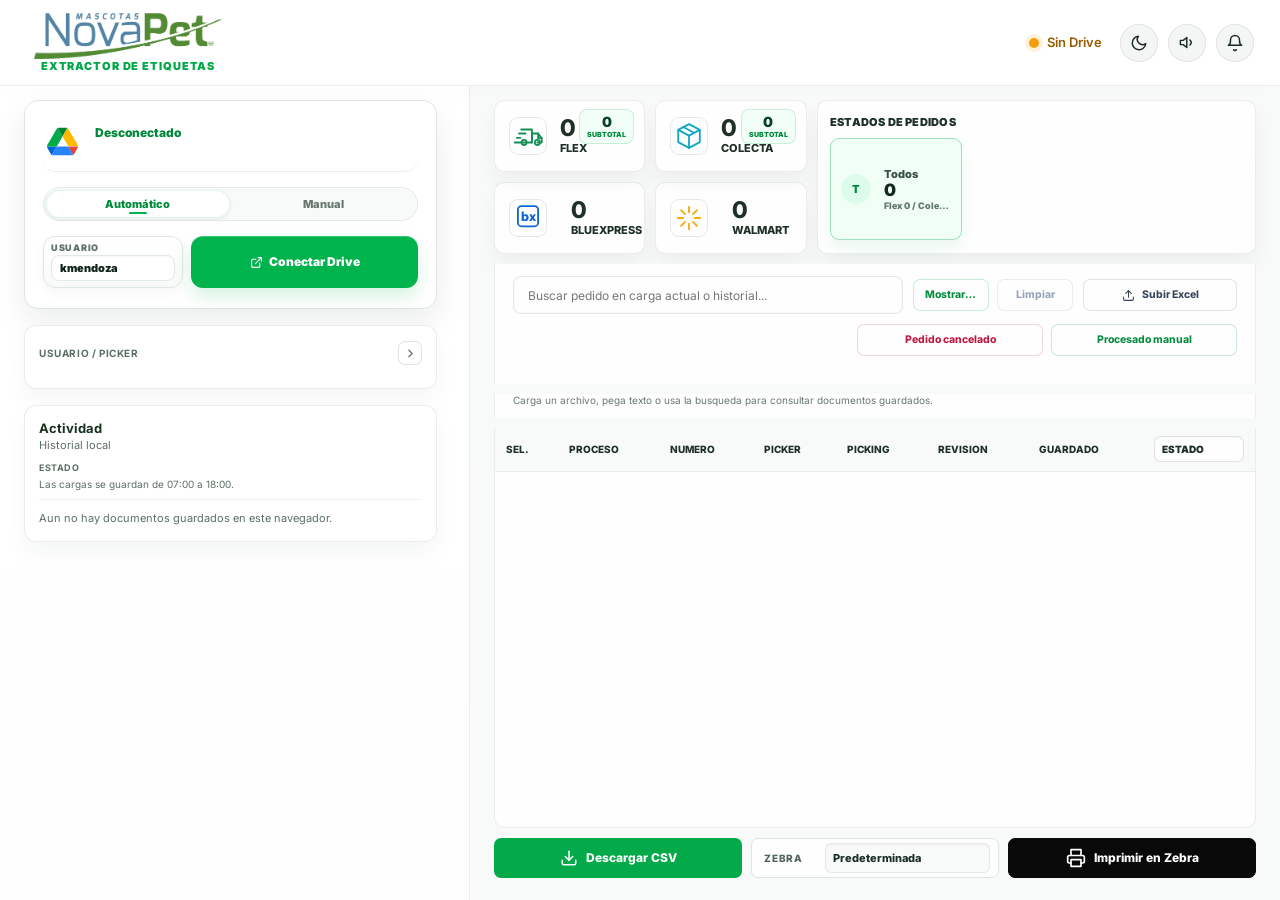
<file: index.html>
<!DOCTYPE html>
<html lang="es">
<head>
    <meta charset="UTF-8">
    <meta name="viewport" content="width=device-width, initial-scale=1.0">
    <title>Extraccion Etiquetas MercadoLibre</title>
    <link rel="icon" type="image/svg+xml" href="data:image/svg+xml,%3Csvg%20xmlns='http://www.w3.org/2000/svg'%20viewBox='0%200%2064%2064'%3E%3Crect%20width='64'%20height='64'%20rx='14'%20fill='%2300B34D'/%3E%3Cg%20fill='none'%20stroke='%23FFFFFF'%20stroke-width='4'%20stroke-linecap='round'%20stroke-linejoin='round'%3E%3Cpath%20d='M12%2035h8'/%3E%3Cpath%20d='M18%2027h18v20H23'/%3E%3Cpath%20d='M36%2031h10l6%207v9h-8'/%3E%3Cpath%20d='M36%2031v16'/%3E%3Cpath%20d='M46%2031v7h6'/%3E%3Cpath%20d='M10%2047h13'/%3E%3C/g%3E%3Ccircle%20cx='27'%20cy='47'%20r='4'%20fill='%23FFFFFF'/%3E%3Ccircle%20cx='44'%20cy='47'%20r='4'%20fill='%23FFFFFF'/%3E%3C/svg%3E">
    <link rel="preconnect" href="https://fonts.googleapis.com">
    <link rel="preconnect" href="https://fonts.gstatic.com" crossorigin>
    <link href="https://fonts.googleapis.com/css2?family=Inter:wght@400;500;600;700&display=swap" rel="stylesheet">
    <style data-app-stylesheet data-inline-source="styles.css">
:root {
            --primary: #00B34D;
            --primary-dark: #008A3B;
            --bg-color: #F4F8F4;
            --panel-bg: rgba(255, 255, 255, 0.84);
            --surface-base: rgba(255, 255, 255, 0.92);
            --surface-soft: rgba(248, 251, 248, 0.78);
            --border: rgba(15, 23, 42, 0.10);
            --text: #17301F;
            --text-muted: #5C6F63;
            --success: #0E9F6E;
            --error: #EF4444;
            --space-1: 0.25rem;
            --space-2: 0.5rem;
            --space-3: 0.75rem;
            --space-4: 1rem;
            --space-5: 1.25rem;
            --space-6: 1.5rem;
            --space-7: 2rem;
            --radius-sm: 8px;
            --radius-md: 12px;
            --radius-lg: 16px;
            --panel-padding: clamp(var(--space-5), 2vw, 1.75rem);
            --card-padding: var(--space-4);
            --shadow-panel: 0 18px 45px rgba(15, 23, 42, 0.10);
            --shadow-soft: inset 0 1px 0 rgba(255, 255, 255, 0.7);
        }

        * {
            box-sizing: border-box;
            margin: 0;
            padding: 0;
            font-family: 'Inter', sans-serif;
        }

        body {
            background-color: var(--bg-color);
            color: var(--text);
            min-height: 100vh;
            display: flex;
            align-items: flex-start;
            justify-content: center;
            padding: clamp(var(--space-6), 4vw, 3rem) var(--space-5) 3rem;
            background-image: radial-gradient(circle at top right, rgba(0, 179, 77, 0.16), transparent 420px),
                              radial-gradient(circle at bottom left, rgba(255, 214, 102, 0.18), transparent 320px),
                              linear-gradient(180deg, #FBFDFB 0%, #EEF4EF 100%);
        }

        .container {
            width: min(100%, 1440px);
            margin: 0 auto;
            padding: 0;
            display: flex;
            flex-direction: column;
            gap: var(--space-6);
        }

        .panels-container {
            width: 100%;
            display: grid;
            grid-template-columns: minmax(480px, 600px) minmax(680px, 800px);
            justify-content: center;
            gap: var(--space-6);
            align-items: start;
        }

        .panels-container > .panel {
            width: 100%;
            min-width: 0;
        }

        @media (max-width: 1180px) {
            .panels-container {
                grid-template-columns: minmax(0, 1fr);
                max-width: 860px;
            }
        }

        @media (max-width: 900px) {
            .panels-container {
                grid-template-columns: 1fr;
            }

            .panel-left {
                grid-template-columns: 1fr;
                grid-template-areas:
                    "picker"
                    "input"
                    "history";
            }
        }

        header {
            text-align: center;
            width: 100%;
            max-width: 860px;
            margin: 0 auto;
            display: grid;
            justify-items: center;
            gap: var(--space-3);
        }

        header h1 {
            font-size: 2.5rem;
            color: var(--primary);
            margin: 0;
            font-weight: 700;
            text-transform: uppercase;
            letter-spacing: -0.5px;
        }

        header p {
            color: var(--text-muted);
            font-size: 1.1rem;
            max-width: 640px;
            margin: 0;
        }

        .app-logo {
            max-height: 80px;
            margin: 0;
        }

        .message-stack {
            position: fixed;
            bottom: clamp(0.85rem, 2vw, 1.25rem);
            right: clamp(0.85rem, 2vw, 1.25rem);
            width: min(360px, calc(100vw - 1.5rem));
            max-width: 100%;
            display: grid;
            gap: 0.65rem;
            z-index: 2200;
            pointer-events: none;
        }

        .message-stack:empty {
            display: none;
        }

        .app-message {
            display: grid;
            grid-template-columns: minmax(0, 1fr) auto;
            gap: 0.9rem;
            align-items: start;
            padding: 0.88rem 0.95rem;
            border-radius: 14px;
            border: 1px solid transparent;
            box-shadow: 0 18px 40px rgba(15, 23, 42, 0.16);
            backdrop-filter: blur(12px);
            pointer-events: auto;
            opacity: 0;
            transform: translateY(10px) scale(0.98);
            transition: opacity 0.22s ease, transform 0.22s ease, box-shadow 0.22s ease;
            will-change: transform, opacity;
        }

        .app-message.is-visible {
            opacity: 1;
            transform: translateY(0) scale(1);
        }

        .app-message.is-leaving {
            opacity: 0;
            transform: translateY(8px) scale(0.98);
        }

        .app-message.is-info {
            background: rgba(255, 255, 255, 0.96);
            border-color: rgba(15, 23, 42, 0.08);
        }

        .app-message.is-success {
            background: rgba(16, 185, 129, 0.14);
            border-color: rgba(16, 185, 129, 0.24);
        }

        .app-message.is-warning {
            background: rgba(245, 158, 11, 0.16);
            border-color: rgba(245, 158, 11, 0.26);
        }

        .app-message.is-error {
            background: rgba(239, 68, 68, 0.14);
            border-color: rgba(239, 68, 68, 0.26);
        }

        .app-message-content {
            min-width: 0;
            display: grid;
            gap: 0.2rem;
        }

        .app-message-content strong {
            font-size: 0.84rem;
            color: var(--text);
        }

        .app-message-text {
            color: var(--text);
            font-size: 0.84rem;
            line-height: 1.45;
            white-space: pre-line;
        }

        .app-message-close {
            width: 30px;
            height: 30px;
            border-radius: 999px;
            border: 1px solid rgba(15, 23, 42, 0.10);
            background: rgba(255, 255, 255, 0.7);
            color: var(--text-muted);
            cursor: pointer;
            transition: background 0.2s ease, color 0.2s ease, transform 0.2s ease;
        }

        .app-message-close:hover {
            background: rgba(255, 255, 255, 0.95);
            color: var(--text);
            transform: translateY(-1px);
        }

        .panel {
            background: var(--panel-bg);
            backdrop-filter: blur(12px);
            border: 1px solid var(--border);
            border-radius: var(--radius-lg);
            padding: var(--panel-padding);
            box-shadow: var(--shadow-panel);
        }

        .panel-left {
            display: grid;
            grid-template-columns: minmax(0, 1fr) minmax(220px, 255px);
            grid-template-areas:
                "picker history"
                "input history";
            gap: var(--space-4);
            align-items: start;
            align-content: start;
        }

        .left-panel-top {
            display: contents;
        }

        .panel-left .input-group {
            margin-bottom: 0;
            grid-area: picker;
            min-width: 0;
        }

        .panel-left .input-methods {
            margin-top: 0;
            grid-area: input;
            min-width: 0;
        }

        .panel-left .storage-card {
            grid-area: history;
            margin-top: 0;
            padding: var(--space-3);
            gap: var(--space-2);
            width: 100%;
            max-width: none;
            min-width: 0;
            justify-self: stretch;
        }

        .panels-container > .order-lookup-card {
            margin-top: 0;
        }

        .left-panel-top .storage-header {
            gap: var(--space-2);
        }

        .left-panel-top .storage-header h3 {
            font-size: 0.84rem;
            margin: 0;
        }

        .left-panel-top .storage-header p,
        .left-panel-top .history-empty {
            font-size: 0.72rem;
            line-height: 1.25;
        }

        .left-panel-top .storage-note {
            display: none;
        }

        .left-panel-top .status-pill {
            min-width: 0;
            max-width: 100%;
            padding: 0.22rem 0.42rem;
        }

        .left-panel-top .storage-toggle-btn {
            min-width: 30px;
            height: 22px;
            padding: 0 0.42rem;
            font-size: 0.55rem;
        }

        .left-panel-top .history-list {
            gap: 0.35rem;
            max-height: 160px;
        }

        .left-panel-top .history-item {
            padding: 0.45rem 0.55rem;
            border-radius: 8px;
        }

        .left-panel-top .history-item strong {
            font-size: 0.76rem;
        }

        .left-panel-top .history-item span {
            font-size: 0.68rem;
            margin-top: 0.1rem;
        }

        .left-panel-top .history-type-row {
            gap: 0.28rem;
        }

        .left-panel-top .history-type-row .history-type-badge,
        .left-panel-top .history-type-row .history-type-meta {
            margin-top: 0;
        }

        .left-panel-top .history-type-row .history-type-badge {
            font-size: 0.58rem;
        }

        .left-panel-top .history-type-row .history-type-meta {
            font-size: 0.62rem;
        }

        .left-panel-top .history-actions {
            gap: 0.35rem;
        }

        .left-panel-top .btn-small {
            padding: 0.45rem 0.6rem;
            font-size: 0.74rem;
            flex: 1 1 90px;
        }

        .input-group {
            display: grid;
            grid-template-columns: 1fr;
            gap: var(--space-6);
            margin-bottom: 0;
        }

        .form-control {
            display: flex;
            flex-direction: column;
            gap: var(--space-2);
        }

        .picker-select-row {
            display: grid;
            grid-template-columns: minmax(0, 1fr) auto;
            gap: 0.55rem;
            align-items: stretch;
        }

        .picker-meta,
        .picker-manager-note {
            color: var(--text-muted);
            font-size: 0.72rem;
            line-height: 1.35;
        }

        .picker-meta {
            margin-top: 0;
            text-align: right;
        }

        .picker-manage-btn {
            width: 24px;
            height: 24px;
            min-width: 24px;
            max-width: 24px;
            padding: 0;
            flex: 0 0 24px;
            border-radius: 8px;
            border: 1px solid rgba(0, 179, 77, 0.20);
            background: rgba(0, 179, 77, 0.12);
            color: #0B7A3D;
            box-shadow: inset 0 1px 0 rgba(255, 255, 255, 0.75);
            font-size: 0.78rem;
            font-weight: 700;
            line-height: 1;
            display: inline-flex;
            align-items: center;
            justify-content: center;
            transition: all 0.2s ease;
        }

        .picker-manage-btn:hover {
            background: rgba(0, 179, 77, 0.18);
            border-color: rgba(0, 179, 77, 0.32);
            color: #075B2D;
            transform: translateY(-1px);
        }

        .picker-manage-btn.is-active {
            border-color: rgba(0, 179, 77, 0.36);
            background: rgba(0, 179, 77, 0.24);
            color: #064F26;
        }

        .picker-manager {
            margin-top: 0;
            padding: var(--card-padding);
            border: 1px solid rgba(67, 190, 116, 0.14);
            border-radius: var(--radius-md);
            background: linear-gradient(180deg, rgba(250, 253, 250, 0.98), rgba(241, 247, 242, 0.98));
            box-shadow: var(--shadow-soft);
            display: grid;
            gap: var(--space-3);
        }

        .picker-manager[hidden] {
            display: none;
        }

        .picker-manager-header {
            display: flex;
            align-items: flex-start;
            justify-content: space-between;
            gap: var(--space-3);
        }

        .picker-manager-header > div {
            display: grid;
            gap: var(--space-1);
        }

        .picker-manager-header strong {
            display: block;
            font-size: 0.86rem;
            color: var(--text);
        }

        .picker-manager-header > div span {
            display: block;
            color: var(--text-muted);
            font-size: 0.72rem;
            line-height: 1.35;
        }

        .picker-manager-count,
        .picker-list-total {
            min-width: 30px;
            height: 30px;
            padding: 0 0.55rem;
            border-radius: 999px;
            background: rgba(0, 179, 77, 0.14);
            border: 1px solid rgba(0, 179, 77, 0.2);
            color: var(--primary);
            font-size: 0.74rem;
            font-weight: 700;
            display: inline-flex;
            align-items: center;
            justify-content: center;
        }

        .picker-manager-top {
            display: grid;
            grid-template-columns: minmax(0, 1fr) auto;
            gap: 0.55rem;
        }

        .picker-manager-top input[type="text"] {
            padding: 0.7rem 0.85rem;
            border-radius: 12px;
            background: rgba(255, 255, 255, 0.96);
            border: 1px solid rgba(15, 23, 42, 0.10);
            color: var(--text);
            font-size: 0.86rem;
        }

        .picker-add-btn {
            min-height: 38px;
            padding: 0 0.85rem;
            border-radius: 10px;
            font-size: 0.8rem;
        }

        .picker-list-wrap {
            display: grid;
            gap: var(--space-3);
            padding: var(--space-3);
            border-radius: var(--radius-md);
            border: 1px solid rgba(15, 23, 42, 0.08);
            background: rgba(255, 255, 255, 0.68);
        }

        .picker-list-head {
            display: flex;
            align-items: center;
            justify-content: space-between;
            gap: 0.75rem;
            color: var(--text-muted);
            font-size: 0.72rem;
            text-transform: uppercase;
            letter-spacing: 0.05em;
        }

        .picker-list {
            display: flex;
            flex-direction: column;
            gap: 0.5rem;
            max-height: 185px;
            overflow-y: auto;
        }

        .picker-row {
            display: flex;
            align-items: center;
            justify-content: space-between;
            gap: 0.75rem;
            padding: 0.52rem 0.65rem;
            border-radius: 12px;
            border: 1px solid rgba(15, 23, 42, 0.06);
            background: rgba(255, 255, 255, 0.92);
        }

        .picker-row-main {
            min-width: 0;
            display: flex;
            align-items: center;
            gap: 0.7rem;
            flex: 1 1 auto;
        }

        .picker-row-badge {
            width: 30px;
            height: 30px;
            border-radius: 999px;
            background: rgba(0, 179, 77, 0.14);
            color: var(--primary);
            font-size: 0.78rem;
            font-weight: 700;
            display: inline-flex;
            align-items: center;
            justify-content: center;
            flex: 0 0 auto;
        }

        .picker-row-info {
            min-width: 0;
            display: block;
        }

        .picker-row strong {
            font-size: 0.82rem;
            font-weight: 600;
            color: var(--text);
            white-space: nowrap;
            overflow: hidden;
            text-overflow: ellipsis;
        }

        .picker-remove-btn {
            flex: 0 0 auto;
            width: 28px;
            height: 28px;
            padding: 0;
            border-radius: 10px;
            border: 1px solid rgba(239, 68, 68, 0.20);
            background: rgba(239, 68, 68, 0.08);
            color: #B42318;
            font-size: 0.88rem;
            font-weight: 700;
            line-height: 1;
            display: inline-flex;
            align-items: center;
            justify-content: center;
        }

        .picker-remove-btn:hover {
            background: rgba(239, 68, 68, 0.14);
        }

        .picker-empty {
            color: var(--text-muted);
            font-size: 0.76rem;
            padding: 0.95rem 0.8rem;
            text-align: center;
            border-radius: 10px;
            border: 1px dashed rgba(15, 23, 42, 0.10);
            background: rgba(248, 250, 248, 0.88);
        }

        label {
            font-size: 0.9rem;
            font-weight: 600;
            color: var(--text-muted);
            text-transform: uppercase;
            letter-spacing: 0.5px;
        }

        input[type="text"], select {
            background: rgba(255, 255, 255, 0.96);
            border: 1px solid var(--border);
            padding: 1rem;
            border-radius: var(--radius-sm);
            color: var(--text);
            font-size: 1rem;
            transition: all 0.3s ease;
            appearance: none;
            width: 100%;
            box-shadow: inset 0 1px 2px rgba(15, 23, 42, 0.04);
        }

        input[type="text"]:focus, select:focus {
            outline: none;
            border-color: var(--primary);
            box-shadow: 0 0 0 2px rgba(0, 179, 77, 0.2);
        }
        
        select option {
            background: #FFFFFF;
            color: #17301F;
        }

        .input-methods {
            position: relative;
            margin-top: 0;
            display: grid;
            gap: var(--space-4);
        }

        .method-card {
            background: var(--surface-soft);
            border: 1px solid var(--border);
            border-radius: var(--radius-md);
            padding: var(--space-6);
            display: flex;
            flex-direction: column;
            gap: var(--space-4);
            box-shadow: var(--shadow-soft);
        }

        .method-card h3 {
            font-size: 1rem;
            color: var(--text);
            margin: 0;
            text-align: center;
            font-weight: 600;
        }

        .input-methods .method-card:first-child {
            position: absolute;
            top: 0.25rem;
            right: 1rem;
            z-index: 2;
            background: transparent;
            border: none;
            align-items: center;
            justify-content: center;
            padding: 0;
            box-shadow: none;
        }

        .input-methods .method-card:first-child h3 {
            display: none;
        }

        .input-methods .method-card:last-child {
            padding-top: 1.25rem;
            min-height: 228px;
        }

        .order-lookup-card {
            margin-top: 0;
            background: var(--surface-soft);
            border: 1px solid var(--border);
            border-radius: var(--radius-md);
            padding: var(--card-padding);
            display: grid;
            gap: var(--space-4);
        }

        .order-lookup-head {
            display: flex;
            align-items: flex-start;
            justify-content: space-between;
            gap: var(--space-3);
        }

        .order-lookup-head-copy {
            min-width: 0;
            display: grid;
            gap: 0;
        }

        .order-lookup-head h3 {
            font-size: 0.93rem;
            color: var(--text);
            margin: 0;
            text-align: left;
            font-weight: 600;
            letter-spacing: 0.01em;
        }

        .order-lookup-head p {
            color: var(--text-muted);
            font-size: 0.72rem;
            line-height: 1.35;
            max-width: 70ch;
        }

        .order-lookup-channel {
            flex: 0 0 auto;
            align-self: flex-start;
            padding: 0.34rem 0.58rem;
            border-radius: 999px;
            border: 1px solid rgba(0, 179, 77, 0.16);
            background: rgba(0, 179, 77, 0.07);
            color: #0B7A3D;
            font-size: 0.67rem;
            font-weight: 700;
            line-height: 1;
            white-space: nowrap;
        }

        .order-lookup-controls {
            display: grid;
            gap: var(--space-3);
            padding: var(--card-padding);
            border: 1px solid rgba(15, 23, 42, 0.06);
            border-radius: var(--radius-md);
            background: rgba(255, 255, 255, 0.5);
        }

        .order-lookup-output {
            display: grid;
            gap: 0.6rem;
        }

        .order-lookup-upload-row,
        .order-lookup-filter-row {
            display: grid;
            gap: 0.6rem;
            min-width: 0;
        }

        .order-lookup-upload-row {
            grid-template-columns: minmax(132px, 156px) minmax(0, 1fr);
            align-items: center;
        }

        .order-lookup-filter-row {
            grid-template-columns: minmax(0, 1fr) auto;
            grid-template-areas:
                "search search"
                "state actions";
            align-items: end;
            gap: 0.75rem;
        }

        .order-lookup-search-field,
        .order-lookup-filter-field {
            display: grid;
            gap: 0.26rem;
            min-width: 0;
        }

        .order-lookup-search-field {
            grid-area: search;
        }

        .order-lookup-filter-field {
            grid-area: state;
        }

        .order-lookup-search-field span,
        .order-lookup-filter-field span {
            color: var(--text-muted);
            font-size: 0.64rem;
            font-weight: 700;
            text-transform: uppercase;
            letter-spacing: 0.04em;
            line-height: 1;
        }

        .order-lookup-filter-field.is-compact {
            max-width: 220px;
            justify-self: start;
        }

        .order-lookup-actions {
            grid-area: actions;
            display: grid;
            grid-template-columns: repeat(2, minmax(122px, 1fr));
            align-items: end;
            gap: 0.5rem;
            justify-content: end;
            align-self: end;
            padding-top: 0;
        }

        .order-lookup-card .btn {
            width: auto;
            padding: 0.76rem 0.96rem;
            border-radius: 9px;
            font-size: 0.83rem;
            line-height: 1;
            white-space: nowrap;
            min-height: 42px;
        }

        .order-lookup-actions .btn {
            width: 100%;
            min-width: 122px;
        }

        .order-lookup-file {
            min-width: 0;
            padding: 0.72rem 0.8rem;
            border-radius: 9px;
            border: 1px solid var(--border);
            background: rgba(255, 255, 255, 0.96);
            color: var(--text-muted);
            font-size: 0.73rem;
            line-height: 1.2;
            min-height: 42px;
            display: flex;
            align-items: center;
            overflow: hidden;
            text-overflow: ellipsis;
            white-space: nowrap;
        }

        .order-lookup-search-input,
        .order-lookup-filter-field select {
            background: rgba(255, 255, 255, 0.98);
            border: 1px solid var(--border);
            border-radius: 9px;
            color: var(--text);
            width: 100%;
            min-width: 0;
            font-size: 0.84rem;
            min-height: 42px;
        }

        .order-lookup-search-input {
            padding: 0.78rem 0.85rem;
        }

        .order-lookup-filter-field.is-compact select {
            min-height: 38px;
            padding: 0.58rem 0.8rem;
            font-size: 0.8rem;
        }

        .order-lookup-search-input:focus,
        .order-lookup-filter-field select:focus {
            outline: none;
            border-color: var(--primary);
            box-shadow: 0 0 0 2px rgba(0, 179, 77, 0.18);
        }

        .order-lookup-summary {
            border-radius: 10px;
            border: 1px solid rgba(0, 179, 77, 0.12);
            background: rgba(255, 255, 255, 0.95);
            padding: 0.58rem 0.68rem;
            display: grid;
            gap: 0.24rem;
        }

        .order-lookup-summary strong {
            color: var(--text);
            font-size: 0.76rem;
            line-height: 1.15;
        }

        .order-lookup-summary span {
            color: var(--text-muted);
            font-size: 0.68rem;
            line-height: 1.25;
        }

        .order-lookup-summary.is-empty {
            border-color: var(--border);
            background: rgba(255, 255, 255, 0.9);
        }

        .order-lookup-summary.is-warning {
            border-color: rgba(234, 179, 8, 0.24);
            background: rgba(250, 250, 235, 0.96);
        }

        .order-lookup-table-wrap {
            border: 1px solid var(--border);
            border-radius: 10px;
            background: rgba(255, 255, 255, 0.94);
            overflow: auto;
            max-height: 176px;
        }

        .order-lookup-table {
            width: 100%;
            border-collapse: collapse;
            table-layout: fixed;
        }

        .order-lookup-table th,
        .order-lookup-table td {
            padding: 0.58rem 0.75rem;
            text-align: left;
            border-bottom: 1px solid rgba(15, 23, 42, 0.08);
            font-size: 0.76rem;
        }

        .order-lookup-table th {
            position: sticky;
            top: 0;
            z-index: 1;
            background: rgba(244, 247, 244, 0.98);
            color: var(--text-muted);
            font-weight: 700;
            text-transform: uppercase;
            letter-spacing: 0.04em;
        }

        .order-lookup-table td:first-child {
            font-weight: 600;
            color: var(--text);
            font-variant-numeric: tabular-nums;
        }

        .order-lookup-table td:last-child {
            color: #0B7A3D;
            font-weight: 600;
        }

        .order-lookup-table tbody tr:nth-child(even) {
            background: rgba(248, 251, 248, 0.78);
        }

        .order-lookup-table tbody tr:hover {
            background: rgba(0, 179, 77, 0.05);
        }

        .order-lookup-table tbody tr:last-child td {
            border-bottom: none;
        }

        .order-lookup-empty-row {
            color: var(--text-muted);
            text-align: center;
            font-size: 0.73rem;
            padding: 0.9rem 0.78rem;
        }

        .dropzone {
            width: 38px;
            height: 38px;
            display: flex;
            align-items: center;
            justify-content: center;
            border: 1px solid var(--border);
            border-radius: 10px;
            background: rgba(0, 179, 77, 0.12);
            cursor: pointer;
            transition: all 0.3s ease;
        }

        .dropzone::before {
            content: "+";
            color: var(--primary);
            font-size: 1.35rem;
            font-weight: 700;
            line-height: 1;
        }

        .dropzone:hover, .dropzone.dragover {
            background: rgba(0, 179, 77, 0.2);
            border-color: var(--primary);
            transform: translateY(-2px);
        }

        .dropzone svg,
        .dropzone p,
        .dropzone span {
            display: none;
        }

        input[type="file"] {
            display: none;
        }

        textarea {
            background: rgba(255, 255, 255, 0.97);
            border: 1px solid var(--border);
            padding: 1rem;
            border-radius: var(--radius-sm);
            color: var(--text);
            font-size: 0.85rem;
            resize: none;
            flex-grow: 1;
            transition: all 0.3s ease;
            font-family: monospace;
            min-height: 160px;
        }

        textarea:focus {
            outline: none;
            border-color: var(--primary);
            box-shadow: 0 0 0 2px rgba(0, 179, 77, 0.2);
        }

        .storage-card {
            margin-top: 0;
            background: rgba(250, 252, 250, 0.88);
            border: 1px solid var(--border);
            border-radius: var(--radius-md);
            padding: var(--card-padding);
            display: flex;
            flex-direction: column;
            gap: var(--space-3);
            box-shadow: var(--shadow-soft);
        }

        .storage-header {
            display: flex;
            justify-content: space-between;
            align-items: flex-start;
            gap: var(--space-3);
        }

        .storage-header > div:first-child {
            min-width: 0;
            display: grid;
            gap: var(--space-1);
        }

        .storage-header-actions {
            display: inline-flex;
            align-items: center;
            gap: 0.4rem;
            flex-shrink: 0;
        }

        .storage-header h3 {
            font-size: 0.92rem;
            font-weight: 600;
            color: var(--text);
            margin: 0;
        }

        .storage-header p,
        .storage-note,
        .results-meta,
        .history-empty {
            color: var(--text-muted);
            font-size: 0.78rem;
            line-height: 1.35;
        }

        #storageSummary {
            font-size: 0.7rem;
            line-height: 1.2;
        }

        .status-pill {
            border-radius: 999px;
            padding: 0.28rem 0.5rem;
            font-size: 0.66rem;
            font-weight: 700;
            white-space: nowrap;
            display: inline-flex;
            align-items: center;
            gap: 0.35rem;
            line-height: 1;
            max-width: 100%;
            min-width: 0;
            overflow: hidden;
        }

        .storage-toggle-btn {
            min-width: 34px;
            height: 26px;
            padding: 0 0.5rem;
            border-radius: 999px;
            border: 1px solid rgba(15, 23, 42, 0.10);
            background: rgba(255, 255, 255, 0.72);
            color: var(--text-muted);
            font-size: 0.6rem;
            font-weight: 800;
            letter-spacing: 0.04em;
            line-height: 1;
            cursor: pointer;
            transition: background 0.2s ease, border-color 0.2s ease, color 0.2s ease, transform 0.2s ease, opacity 0.2s ease;
        }

        .storage-toggle-btn:hover:not(:disabled) {
            background: rgba(255, 255, 255, 0.95);
            border-color: rgba(0, 179, 77, 0.18);
            color: var(--text);
            transform: translateY(-1px);
        }

        .storage-toggle-btn:focus-visible {
            outline: none;
            border-color: rgba(0, 179, 77, 0.36);
            box-shadow: 0 0 0 3px rgba(0, 179, 77, 0.14);
        }

        .storage-toggle-btn.is-active {
            background: rgba(0, 179, 77, 0.12);
            border-color: rgba(0, 179, 77, 0.24);
            color: #0B7A3D;
        }

        .storage-toggle-btn:disabled {
            opacity: 0.45;
            cursor: not-allowed;
            transform: none;
        }

        .status-pill-dot {
            width: 6px;
            height: 6px;
            border-radius: 999px;
            background: currentColor;
            box-shadow: 0 0 0 0 currentColor;
            flex-shrink: 0;
        }

        .status-pill-content {
            display: grid;
            grid-template-columns: auto auto minmax(0, 1fr);
            align-items: center;
            gap: 0.28rem;
            min-width: 0;
            overflow: hidden;
        }

        .status-pill-label {
            font-size: 0.5rem;
            font-weight: 800;
            letter-spacing: 0.04em;
            text-transform: uppercase;
            opacity: 0.82;
            white-space: nowrap;
        }

        .status-pill-time {
            font-size: 0.7rem;
            font-weight: 800;
            font-variant-numeric: tabular-nums;
            font-family: Consolas, Monaco, monospace;
            letter-spacing: -0.02em;
            white-space: nowrap;
        }

        .status-pill-meta {
            font-size: 0.5rem;
            font-weight: 600;
            opacity: 0.8;
            min-width: 0;
            overflow: hidden;
            text-overflow: ellipsis;
            white-space: nowrap;
        }

        .status-pill.is-open {
            background: rgba(16, 185, 129, 0.15);
            color: var(--success);
            border: 1px solid rgba(16, 185, 129, 0.25);
        }

        .status-pill.is-extended {
            background: rgba(0, 179, 77, 0.14);
            color: #0B7A3D;
            border: 1px solid rgba(0, 179, 77, 0.24);
        }

        .status-pill.is-closed {
            background: rgba(239, 68, 68, 0.12);
            color: #B42318;
            border: 1px solid rgba(239, 68, 68, 0.25);
        }

        .status-pill.is-disabled {
            background: rgba(156, 163, 175, 0.12);
            color: #667085;
            border: 1px solid rgba(156, 163, 175, 0.25);
        }

        .status-pill.is-open .status-pill-dot {
            animation: statusPulse 1.5s infinite;
        }

        .status-pill.is-closed .status-pill-dot,
        .status-pill.is-disabled .status-pill-dot {
            opacity: 0.8;
        }

        .history-list {
            display: flex;
            flex-direction: column;
            gap: 0.5rem;
            max-height: 150px;
            overflow-y: auto;
            padding-right: 0.15rem;
        }

        .history-item {
            appearance: none;
            width: 100%;
            text-align: left;
            border: 1px solid rgba(15, 23, 42, 0.08);
            border-radius: 9px;
            padding: 0.65rem 0.75rem;
            background: rgba(255, 255, 255, 0.92);
            cursor: pointer;
            transition: border-color 0.2s ease, background 0.2s ease, transform 0.2s ease, box-shadow 0.2s ease;
        }

        .history-item:hover {
            border-color: rgba(0, 179, 77, 0.18);
            background: rgba(247, 252, 248, 0.96);
            transform: translateY(-1px);
        }

        .history-item:focus-visible {
            outline: none;
            border-color: rgba(0, 179, 77, 0.34);
            box-shadow: 0 0 0 3px rgba(0, 179, 77, 0.14);
        }

        .history-item.is-selected {
            border-color: rgba(0, 179, 77, 0.3);
            background: rgba(0, 179, 77, 0.10);
            box-shadow: 0 10px 18px rgba(0, 179, 77, 0.08);
        }

        .history-item strong {
            display: block;
            font-size: 0.82rem;
            color: var(--text);
        }

        .history-item span {
            display: block;
            color: var(--text-muted);
            font-size: 0.74rem;
            margin-top: 0.15rem;
        }

        .history-type-row {
            display: flex;
            align-items: center;
            gap: 0.35rem;
            flex-wrap: wrap;
            margin-top: 0.3rem;
        }

        .history-type-row .history-type-badge {
            display: inline-flex;
            align-items: center;
            padding: 0.16rem 0.42rem;
            border-radius: 999px;
            font-size: 0.62rem;
            font-weight: 800;
            letter-spacing: 0.04em;
            text-transform: uppercase;
            margin-top: 0;
        }

        .history-type-row .history-type-meta {
            display: inline-block;
            color: var(--text-muted);
            font-size: 0.68rem;
            font-weight: 600;
            margin-top: 0;
        }

        .history-type-badge.is-flex {
            background: rgba(0, 179, 77, 0.12);
            color: #0B7A3D;
            border: 1px solid rgba(0, 179, 77, 0.2);
        }

        .history-type-badge.is-colecta {
            background: rgba(14, 165, 233, 0.12);
            color: #0B6A88;
            border: 1px solid rgba(14, 165, 233, 0.2);
        }

        .history-type-badge.is-mixto {
            background: rgba(245, 158, 11, 0.14);
            color: #9A6700;
            border: 1px solid rgba(245, 158, 11, 0.22);
        }

        .history-type-badge.is-sin-tipo {
            background: rgba(148, 163, 184, 0.14);
            color: #475467;
            border: 1px solid rgba(148, 163, 184, 0.2);
        }

        .history-actions {
            display: grid;
            grid-template-columns: repeat(2, minmax(0, 1fr));
            gap: var(--space-2);
        }

        .btn-small {
            width: 100%;
            padding: 0.65rem 0.85rem;
            font-size: 0.82rem;
            flex: none;
        }

        #savePortableBtn {
            grid-column: 1 / -1;
        }

        .dropzone.is-disabled,
        .btn.is-disabled {
            opacity: 0.45;
            cursor: not-allowed;
            pointer-events: none;
            transform: none;
        }

        #results {
            display: block;
            animation: fadeIn 0.5s ease;
            width: 100%;
            min-width: 0;
        }

        .results-shell {
            display: grid;
            gap: var(--space-4);
            align-items: start;
        }

        .results-toolbar {
            display: grid;
            grid-template-columns: minmax(0, 1fr) auto;
            gap: var(--space-4);
            align-items: center;
            margin-bottom: 0;
        }

        .results-search-group {
            display: grid;
            grid-template-columns: minmax(380px, 1fr) auto;
            gap: var(--space-3);
            align-items: center;
            min-width: 0;
        }

        .results-history-actions {
            display: grid;
            grid-template-columns: repeat(2, 148px);
            gap: 0.35rem;
            align-items: center;
            margin-left: 0.35rem;
        }

        .results-history-btn {
            flex: 0 0 auto;
            width: 148px;
            height: 38px;
            min-height: 38px;
            min-width: 148px;
            border: 1px solid var(--border);
            padding: 0 0.52rem;
            background: rgba(255, 255, 255, 0.96);
            color: var(--text);
            border-radius: 9px;
            font-size: 0.7rem;
            font-weight: 600;
            line-height: 1;
            white-space: nowrap;
            cursor: pointer;
            transition: background 0.2s ease, border-color 0.2s ease, color 0.2s ease;
        }

        .results-history-btn:hover:not(:disabled) {
            background: #F4F7F5;
            color: var(--text);
        }

        #showStoredBtn {
            background: var(--primary);
            border-color: var(--primary);
            color: #fff;
        }

        #showStoredBtn:hover:not(:disabled) {
            background: var(--primary-dark);
            border-color: var(--primary-dark);
            color: #fff;
        }

        .results-history-btn:disabled {
            background: rgba(255, 255, 255, 0.72);
            color: var(--text-muted);
            cursor: not-allowed;
            opacity: 0.72;
        }

        .label-source-tabs {
            display: grid;
            grid-template-columns: repeat(3, minmax(0, 1fr));
            gap: 0.45rem;
            align-items: center;
            padding: 0.28rem;
            border: 1px solid var(--border);
            border-radius: 10px;
            background: rgba(248, 251, 248, 0.72);
        }

        .label-source-tab {
            appearance: none;
            height: 34px;
            border: 1px solid transparent;
            border-radius: 8px;
            background: transparent;
            color: var(--text-muted);
            font-size: 0.78rem;
            font-weight: 700;
            cursor: pointer;
            transition: background 0.2s ease, border-color 0.2s ease, color 0.2s ease, box-shadow 0.2s ease;
        }

        .label-source-tab:hover {
            color: var(--text);
            background: rgba(255, 255, 255, 0.78);
        }

        .label-source-tab.is-active {
            background: #fff;
            border-color: rgba(0, 179, 77, 0.22);
            color: var(--primary-dark);
            box-shadow: 0 8px 18px rgba(15, 23, 42, 0.06);
        }

        .search-input {
            background: rgba(255, 255, 255, 0.97);
            border: 1px solid var(--border);
            padding: 0.85rem 1rem;
            border-radius: var(--radius-sm);
            color: var(--text);
            font-size: 0.95rem;
            width: 100%;
            min-width: 380px;
        }

        .search-input:focus {
            outline: none;
            border-color: var(--primary);
            box-shadow: 0 0 0 2px rgba(0, 179, 77, 0.2);
        }

        .selection-hint {
            color: var(--text-muted);
            font-size: 0.85rem;
            text-align: right;
        }

        .results-meta {
            order: 3;
            margin-bottom: 0;
        }

        .stats {
            display: grid;
            grid-template-columns: repeat(5, minmax(0, 1fr));
            gap: var(--space-3);
            align-items: stretch;
            margin-bottom: 0;
            padding-bottom: var(--space-4);
            border-bottom: 1px solid var(--border);
        }

        .stat-item {
            appearance: none;
            background: rgba(248, 251, 248, 0.72);
            border: 1px solid var(--border);
            border-radius: var(--radius-md);
            padding: var(--space-3);
            text-align: center;
            cursor: pointer;
            transition: transform 0.2s ease, border-color 0.2s ease, background 0.2s ease, box-shadow 0.2s ease, opacity 0.2s ease;
            display: grid;
            gap: var(--space-1);
            justify-items: center;
            align-content: center;
            min-height: 96px;
        }

        .stat-item:hover {
            transform: translateY(-1px);
            border-color: rgba(0, 179, 77, 0.18);
            background: rgba(0, 179, 77, 0.05);
        }

        .stat-item:focus-visible {
            outline: none;
            border-color: rgba(0, 179, 77, 0.4);
            box-shadow: 0 0 0 3px rgba(0, 179, 77, 0.16);
        }

        .stat-item.is-active {
            border-color: rgba(0, 179, 77, 0.3);
            background: rgba(0, 179, 77, 0.1);
            box-shadow: 0 10px 22px rgba(0, 179, 77, 0.08);
        }

        .stat-item.is-dimmed {
            opacity: 0.72;
        }

        .stat-item--carrier .stat-value {
            color: #1253A4;
        }

        .stat-item--carrier:nth-of-type(5) .stat-value {
            color: #0B57D0;
        }

        .stat-value {
            font-size: 2rem;
            font-weight: 700;
            color: var(--primary);
        }

        .stat-label {
            font-size: 0.85rem;
            color: var(--text-muted);
            text-transform: uppercase;
        }

        .btn {
            background: var(--primary);
            color: #fff;
            border: none;
            padding: 0.95rem 1.25rem;
            border-radius: var(--radius-sm);
            font-size: 1rem;
            font-weight: 600;
            cursor: pointer;
            transition: all 0.3s ease;
            width: 100%;
            display: flex;
            align-items: center;
            justify-content: center;
            gap: var(--space-2);
        }

        .btn-compact {
            padding: 0.75rem;
        }

        .btn-gap-top {
            margin-top: 0;
        }

        .btn-gap-small {
            margin-top: 0;
        }

        .btn-zebra {
            background-color: #000;
            color: #fff;
            border: 1px solid var(--border);
        }

        .btn:hover {
            background: var(--primary-dark);
            transform: translateY(-2px);
        }

        .btn:disabled {
            background: #E6ECE8;
            color: var(--text-muted);
            cursor: not-allowed;
            transform: none;
        }

        .is-hidden {
            display: none !important;
        }

        .btn-secondary {
            background: #EEF2EF;
            color: var(--text);
            border: 1px solid var(--border);
        }
        
        .btn-secondary:hover {
            background: #E3EAE5;
        }

        .btn.picker-remove-btn {
            width: 24px;
            min-width: 24px;
            max-width: 24px;
            height: 24px;
            padding: 0;
            flex: 0 0 24px;
            gap: 0;
            border-radius: 8px;
            font-size: 0.78rem;
        }

        .table-container {
            order: 4;
            align-self: stretch;
            height: 100%;
            min-height: 0;
            max-height: none;
            overflow: auto;
            margin-bottom: 0;
            border: 1px solid var(--border);
            border-radius: var(--radius-md);
            background: rgba(255, 255, 255, 0.88);
        }

        .carrier-labels-panel {
            order: 4;
            align-self: stretch;
            display: grid;
            grid-template-rows: auto minmax(0, 1fr);
            height: 100%;
            min-height: 0;
            border: 1px solid var(--border);
            border-radius: var(--radius-md);
            background: rgba(255, 255, 255, 0.9);
            overflow: hidden;
        }

        .carrier-labels-head {
            display: flex;
            align-items: center;
            justify-content: space-between;
            gap: 0.75rem;
            padding: 0.72rem 0.82rem;
            border-bottom: 1px solid rgba(15, 23, 42, 0.08);
            background: rgba(244, 247, 244, 0.86);
        }

        .carrier-labels-head strong,
        .carrier-labels-head span {
            display: block;
        }

        .carrier-labels-head strong {
            font-size: 0.86rem;
            color: var(--text);
        }

        .carrier-labels-head span {
            margin-top: 0.12rem;
            font-size: 0.73rem;
            color: var(--text-muted);
        }

        .carrier-label-actions {
            display: flex;
            align-items: center;
            justify-content: flex-end;
            gap: 0.45rem;
            flex-wrap: wrap;
        }

        .carrier-zebra-printer-control {
            height: 30px;
            min-width: 190px;
            display: grid;
            grid-template-columns: 44px minmax(0, 1fr);
            align-items: center;
            gap: 0.35rem;
            padding: 0 0.42rem 0 0.56rem;
            border: 1px solid var(--border);
            border-radius: 8px;
            background: #fff;
            color: var(--text-muted);
            font-size: 0.64rem;
            font-weight: 800;
            text-transform: uppercase;
            white-space: nowrap;
        }

        .carrier-zebra-printer-control select {
            width: 100%;
            min-width: 0;
            height: 22px;
            border: 1px solid rgba(15, 23, 42, 0.08);
            border-radius: 6px;
            outline: none;
            background: #F8FAF9;
            color: var(--text);
            font-size: 0.68rem;
            font-weight: 800;
            padding: 0 0.35rem;
            text-overflow: ellipsis;
        }

        .carrier-refresh-btn,
        .carrier-print-all-btn,
        .carrier-preview-btn,
        .carrier-open-btn {
            appearance: none;
            border: 1px solid var(--border);
            border-radius: 8px;
            background: #fff;
            color: var(--text);
            font-size: 0.75rem;
            font-weight: 700;
            cursor: pointer;
            transition: background 0.2s ease, border-color 0.2s ease, color 0.2s ease;
        }

        .carrier-refresh-btn {
            width: 96px;
            height: 30px;
        }

        .carrier-print-all-btn {
            min-width: 118px;
            height: 30px;
            padding: 0 0.8rem;
            border-color: #050505;
            background: #050505;
            color: #fff;
        }

        .carrier-open-btn {
            width: 82px;
            height: 28px;
        }

        .carrier-preview-btn {
            width: 92px;
            height: 28px;
            color: #0B57D0;
            border-color: rgba(11, 87, 208, 0.18);
            background: rgba(11, 87, 208, 0.05);
        }

        .carrier-row-actions {
            display: flex;
            align-items: center;
            gap: 0.4rem;
            flex-wrap: wrap;
        }

        .carrier-refresh-btn:hover,
        .carrier-preview-btn:hover,
        .carrier-open-btn:hover {
            border-color: rgba(0, 179, 77, 0.28);
            color: var(--primary-dark);
            background: rgba(0, 179, 77, 0.06);
        }

        .carrier-print-all-btn:hover:not(:disabled) {
            border-color: var(--primary-dark);
            background: var(--primary-dark);
            color: #fff;
        }

        .carrier-print-all-btn:disabled,
        .carrier-preview-btn:disabled,
        .carrier-open-btn:disabled {
            cursor: not-allowed;
            opacity: 0.58;
        }

        .carrier-labels-table-wrap {
            min-height: 0;
            overflow-y: auto;
        }

        .carrier-labels-table th,
        .carrier-labels-table td {
            vertical-align: middle;
        }

        .carrier-file-main {
            display: grid;
            gap: 0.14rem;
        }

        .carrier-file-main strong {
            font-size: 0.84rem;
            color: var(--text);
            overflow-wrap: anywhere;
        }

        .carrier-file-main span {
            font-size: 0.72rem;
            color: var(--text-muted);
        }

        .carrier-source-pill {
            display: inline-flex;
            align-items: center;
            justify-content: center;
            min-width: 64px;
            height: 22px;
            padding: 0 0.5rem;
            border-radius: 999px;
            background: rgba(18, 83, 164, 0.09);
            color: #1253A4;
            font-size: 0.68rem;
            font-weight: 800;
            text-transform: uppercase;
        }

        .carrier-empty {
            height: 126px;
            text-align: center;
            color: var(--text-muted);
            font-weight: 600;
        }

        .pdf-label-printer {
            display: grid;
            order: 5;
            align-self: start;
            gap: 0.75rem;
            border: 1px solid var(--border);
            border-radius: var(--radius-md);
            background: rgba(255, 255, 255, 0.92);
            padding: 0.82rem;
            overflow: hidden;
        }

        .pdf-label-head {
            display: grid;
            grid-template-columns: minmax(0, 1fr) auto;
            gap: 0.75rem;
            align-items: center;
        }

        .pdf-label-head strong,
        .pdf-label-head span {
            display: block;
        }

        .pdf-label-head strong {
            font-size: 0.88rem;
            color: var(--text);
        }

        .pdf-label-head span {
            margin-top: 0.12rem;
            font-size: 0.72rem;
            color: var(--text-muted);
        }

        .pdf-label-controls,
        .pdf-label-footer {
            display: flex;
            align-items: center;
            justify-content: flex-end;
            gap: 0.45rem;
            flex-wrap: wrap;
        }

        .pdf-label-control,
        .pdf-label-secondary,
        .pdf-label-primary,
        .pdf-label-reorder button,
        .pdf-label-remove {
            appearance: none;
            border: 1px solid var(--border);
            font: inherit;
            font-weight: 800;
            cursor: pointer;
            transition: background 0.2s ease, border-color 0.2s ease, color 0.2s ease, opacity 0.2s ease;
        }

        .pdf-label-control,
        .pdf-label-secondary,
        .pdf-label-primary {
            min-height: 34px;
            border-radius: 9px;
            padding: 0 0.75rem;
            font-size: 0.74rem;
            white-space: nowrap;
        }

        .pdf-label-control,
        .pdf-label-secondary {
            background: #fff;
            color: var(--text);
        }

        .pdf-label-primary {
            background: var(--primary);
            border-color: var(--primary);
            color: #fff;
        }

        .pdf-label-control:hover:not(:disabled),
        .pdf-label-secondary:hover:not(:disabled) {
            border-color: rgba(0, 179, 77, 0.28);
            color: var(--primary-dark);
            background: rgba(0, 179, 77, 0.06);
        }

        .pdf-label-primary:hover:not(:disabled) {
            background: var(--primary-dark);
            border-color: var(--primary-dark);
        }

        .pdf-label-control:disabled,
        .pdf-label-secondary:disabled,
        .pdf-label-primary:disabled,
        .pdf-label-reorder button:disabled {
            cursor: not-allowed;
            opacity: 0.48;
        }

        .pdf-label-width-control {
            display: inline-flex;
            align-items: center;
            gap: 0.35rem;
            min-height: 34px;
            padding: 0 0.55rem;
            border: 1px solid var(--border);
            border-radius: 9px;
            background: rgba(255, 255, 255, 0.95);
            color: var(--text-muted);
            font-size: 0.72rem;
            font-weight: 800;
            white-space: nowrap;
        }

        .pdf-label-width-control input {
            width: 58px;
            height: 24px;
            border: 1px solid rgba(15, 23, 42, 0.14);
            border-radius: 7px;
            background: #fff;
            color: var(--text);
            font-size: 0.76rem;
            font-weight: 800;
            text-align: center;
        }

        .pdf-label-status-row {
            display: flex;
            align-items: center;
            justify-content: space-between;
            gap: 0.7rem;
            min-height: 22px;
            color: var(--text-muted);
            font-size: 0.74rem;
            font-weight: 700;
        }

        .pdf-label-progress {
            min-width: 0;
            text-align: right;
            overflow-wrap: anywhere;
        }

        .pdf-label-progress.is-success {
            color: var(--success);
        }

        .pdf-label-progress.is-error {
            color: var(--error);
        }

        .pdf-label-grid {
            display: grid;
            grid-template-columns: repeat(auto-fill, minmax(132px, 1fr));
            gap: 0.6rem;
            max-height: 360px;
            overflow-y: auto;
            padding-right: 0.1rem;
        }

        .pdf-label-card {
            position: relative;
            display: grid;
            grid-template-rows: 142px auto auto;
            min-width: 0;
            overflow: hidden;
            border: 1px solid rgba(15, 23, 42, 0.10);
            border-radius: 10px;
            background: rgba(255, 255, 255, 0.96);
        }

        .pdf-label-thumb {
            display: flex;
            align-items: center;
            justify-content: center;
            min-width: 0;
            padding: 0.55rem;
            background: rgba(244, 247, 244, 0.9);
            border-bottom: 1px solid rgba(15, 23, 42, 0.08);
        }

        .pdf-label-thumb img {
            display: block;
            max-width: 100%;
            max-height: 126px;
            object-fit: contain;
            box-shadow: 0 2px 8px rgba(15, 23, 42, 0.16);
            background: #fff;
        }

        .pdf-label-index,
        .pdf-label-remove {
            position: absolute;
            top: 0.42rem;
            z-index: 1;
        }

        .pdf-label-index {
            left: 0.42rem;
            min-width: 24px;
            height: 22px;
            display: inline-flex;
            align-items: center;
            justify-content: center;
            border-radius: 999px;
            background: rgba(23, 48, 31, 0.94);
            color: #fff;
            font-size: 0.68rem;
            font-weight: 900;
        }

        .pdf-label-remove {
            right: 0.42rem;
            width: 24px;
            height: 24px;
            border-radius: 999px;
            padding: 0;
            background: #fff;
            color: var(--error);
            line-height: 1;
        }

        .pdf-label-meta {
            display: grid;
            gap: 0.16rem;
            min-width: 0;
            padding: 0.55rem 0.62rem;
        }

        .pdf-label-meta strong,
        .pdf-label-meta span,
        .pdf-label-meta small {
            min-width: 0;
            overflow: hidden;
            text-overflow: ellipsis;
            white-space: nowrap;
        }

        .pdf-label-meta strong {
            color: var(--text);
            font-size: 0.73rem;
        }

        .pdf-label-meta span {
            color: var(--text-muted);
            font-size: 0.68rem;
            font-weight: 700;
        }

        .pdf-label-meta small {
            color: var(--error);
            font-size: 0.66rem;
            font-weight: 800;
        }

        .pdf-label-reorder {
            display: grid;
            grid-template-columns: 1fr 1fr;
            border-top: 1px solid rgba(15, 23, 42, 0.08);
        }

        .pdf-label-reorder button {
            height: 30px;
            border-width: 0;
            border-right: 1px solid rgba(15, 23, 42, 0.08);
            border-radius: 0;
            background: rgba(248, 251, 248, 0.92);
            color: var(--text-muted);
            font-size: 0.68rem;
        }

        .pdf-label-reorder button:last-child {
            border-right: 0;
        }

        .pdf-label-reorder button:hover:not(:disabled) {
            background: rgba(0, 179, 77, 0.08);
            color: var(--primary-dark);
        }

        .pdf-label-empty {
            margin: 0;
            padding: 1rem;
            border: 1px dashed rgba(15, 23, 42, 0.14);
            border-radius: 10px;
            color: var(--text-muted);
            background: rgba(248, 251, 248, 0.62);
            text-align: center;
            font-size: 0.78rem;
            font-weight: 700;
        }

        .pdf-label-empty[hidden] {
            display: none;
        }

        .pdf-print-only {
            display: none;
        }

        .panel-main.is-carrier-label-mode .results-shell {
            grid-template-rows: auto auto auto minmax(0, 1fr) !important;
        }

        .panel-main.is-carrier-label-mode .results-actions {
            display: none !important;
        }

        .carrier-print-lock {
            overflow: hidden;
        }

        .carrier-print-modal[hidden] {
            display: none;
        }

        .carrier-print-modal {
            position: fixed;
            inset: 0;
            z-index: 3000;
            display: grid;
            place-items: center;
            padding: 22px;
        }

        .carrier-print-backdrop {
            position: absolute;
            inset: 0;
            background: rgba(15, 23, 42, 0.42);
            backdrop-filter: blur(2px);
        }

        .carrier-print-dialog {
            position: relative;
            z-index: 1;
            width: min(1120px, calc(100vw - 36px));
            height: min(740px, calc(100vh - 36px));
            min-height: 0;
            display: grid;
            grid-template-rows: auto minmax(0, 1fr) auto;
            overflow: hidden;
            border: 1px solid rgba(15, 23, 42, 0.12);
            border-radius: 12px;
            background: #fff;
            box-shadow: 0 24px 70px rgba(15, 23, 42, 0.24);
        }

        .carrier-print-head,
        .carrier-print-actions {
            display: flex;
            align-items: center;
            justify-content: space-between;
            gap: 0.8rem;
            padding: 0.9rem 1rem;
            border-bottom: 1px solid rgba(15, 23, 42, 0.08);
        }

        .carrier-print-actions {
            justify-content: flex-end;
            border-top: 1px solid rgba(15, 23, 42, 0.08);
            border-bottom: 0;
        }

        .carrier-print-kicker,
        .carrier-print-head p,
        .carrier-print-side label {
            color: var(--text-muted);
            font-size: 0.72rem;
            font-weight: 800;
        }

        .carrier-print-head h2 {
            margin: 0.1rem 0;
            color: var(--text);
            font-size: 1rem;
        }

        .carrier-print-head p {
            margin: 0;
            font-weight: 700;
        }

        .carrier-print-close,
        .carrier-print-secondary,
        .carrier-print-primary {
            appearance: none;
            min-height: 34px;
            border: 1px solid var(--border);
            border-radius: 9px;
            padding: 0 0.85rem;
            font: inherit;
            font-size: 0.78rem;
            font-weight: 850;
            cursor: pointer;
        }

        .carrier-print-close {
            width: 34px;
            padding: 0;
            background: #fff;
            color: var(--text-muted);
        }

        .carrier-print-secondary {
            background: #fff;
            color: var(--text);
        }

        .carrier-print-primary {
            background: var(--primary);
            border-color: var(--primary);
            color: #fff;
        }

        .carrier-print-primary:disabled {
            cursor: not-allowed;
            opacity: 0.55;
        }

        .carrier-print-body {
            min-height: 0;
            display: grid;
            grid-template-columns: 265px minmax(0, 1fr);
            background: rgba(248, 251, 248, 0.72);
        }

        .carrier-print-side {
            min-height: 0;
            display: grid;
            grid-template-rows: auto auto minmax(0, 1fr);
            gap: 0.65rem;
            padding: 0.85rem;
            border-right: 1px solid rgba(15, 23, 42, 0.08);
            overflow: auto;
        }

        .carrier-print-side select {
            width: 100%;
            height: 34px;
            border: 1px solid var(--border);
            border-radius: 8px;
            background: #fff;
            color: var(--text);
            font-size: 0.76rem;
            font-weight: 800;
            padding: 0 0.6rem;
        }

        .carrier-print-file-list {
            min-height: 0;
            display: grid;
            align-content: start;
            gap: 0.55rem;
        }

        .carrier-print-file,
        .carrier-print-empty {
            min-width: 0;
            display: grid;
            gap: 0.25rem;
            border: 1px solid rgba(15, 23, 42, 0.1);
            border-radius: 10px;
            background: #fff;
            padding: 0.65rem;
            text-align: left;
        }

        .carrier-print-file {
            cursor: pointer;
        }

        .carrier-print-file.is-active {
            border-color: rgba(0, 179, 77, 0.38);
            background: rgba(0, 179, 77, 0.06);
        }

        .carrier-print-file strong {
            color: var(--text);
            font-size: 0.78rem;
            overflow-wrap: anywhere;
        }

        .carrier-print-file-meta,
        .carrier-print-file-status,
        .carrier-print-empty {
            color: var(--text-muted);
            font-size: 0.7rem;
            font-weight: 750;
        }

        .carrier-print-file-status.is-printed {
            color: var(--success);
        }

        .carrier-print-file-status.is-pending {
            color: #8A5A00;
        }

        .carrier-print-empty.is-error {
            color: var(--error);
        }

        .carrier-print-viewer {
            min-width: 0;
            min-height: 0;
            padding: 0.85rem;
        }

        .carrier-print-viewer iframe {
            width: 100%;
            height: 100%;
            border: 1px solid rgba(15, 23, 42, 0.1);
            border-radius: 10px;
            background: #fff;
        }

        body.is-dark-mode .pdf-label-printer,
        body.is-dark-mode .pdf-label-card,
        body.is-dark-mode .pdf-label-width-control,
        body.is-dark-mode .pdf-label-control,
        body.is-dark-mode .pdf-label-secondary,
        body.is-dark-mode .pdf-label-remove {
            background: rgba(15, 23, 42, 0.92);
            border-color: rgba(148, 163, 184, 0.24);
            color: #F4F8FF;
        }

        body.is-dark-mode .pdf-label-thumb,
        body.is-dark-mode .pdf-label-reorder button,
        body.is-dark-mode .pdf-label-empty {
            background: rgba(30, 41, 59, 0.72);
            border-color: rgba(148, 163, 184, 0.22);
            color: #C7D6EA;
        }

        body.is-dark-mode .carrier-print-dialog,
        body.is-dark-mode .carrier-print-close,
        body.is-dark-mode .carrier-print-secondary,
        body.is-dark-mode .carrier-print-side select,
        body.is-dark-mode .carrier-print-file,
        body.is-dark-mode .carrier-print-empty {
            background: #101A2C;
            border-color: rgba(148, 163, 184, 0.24);
            color: #F4F8FF;
        }

        body.is-dark-mode .carrier-print-body,
        body.is-dark-mode .carrier-print-viewer {
            background: #0B1220;
        }

        body.is-dark-mode .carrier-print-head,
        body.is-dark-mode .carrier-print-actions,
        body.is-dark-mode .carrier-print-side {
            border-color: rgba(148, 163, 184, 0.22);
        }

        body.is-dark-mode .carrier-print-head h2,
        body.is-dark-mode .carrier-print-file strong {
            color: #F4F8FF;
        }

        body.is-dark-mode .carrier-print-all-btn {
            background: #15C978;
            border-color: #15C978;
            color: #06140D;
        }

        body.is-dark-mode .carrier-print-all-btn:hover:not(:disabled) {
            background: #34D399;
            border-color: #34D399;
            color: #06140D;
        }

        body.is-dark-mode .carrier-zebra-printer-control {
            background: #111827;
            border-color: rgba(148, 163, 184, 0.30);
            color: #C7D6EA;
        }

        body.is-dark-mode .carrier-zebra-printer-control select {
            background: #0B1220;
            border-color: rgba(148, 163, 184, 0.24);
            color: #F4F8FF;
        }

        body.is-dark-mode .pdf-label-head strong,
        body.is-dark-mode .pdf-label-meta strong,
        body.is-dark-mode .pdf-label-width-control input {
            color: #F4F8FF;
        }

        body.is-dark-mode .pdf-label-head span,
        body.is-dark-mode .pdf-label-status-row,
        body.is-dark-mode .pdf-label-meta span {
            color: #C7D6EA;
        }

        body.is-dark-mode .pdf-label-width-control input {
            background: #111827;
            border-color: rgba(148, 163, 184, 0.30);
        }

        @media (max-width: 900px) {
            .pdf-label-head {
                grid-template-columns: 1fr;
            }

            .pdf-label-controls,
            .pdf-label-footer,
            .pdf-label-status-row {
                justify-content: flex-start;
            }

            .pdf-label-status-row {
                align-items: flex-start;
                flex-direction: column;
            }

            .pdf-label-progress {
                text-align: left;
            }
        }

        @media print {
            body * {
                visibility: hidden !important;
            }

            .pdf-print-only,
            .pdf-print-only * {
                visibility: visible !important;
            }

            .pdf-print-only {
                display: block !important;
                position: absolute;
                top: 0;
                left: 0;
                width: 100%;
            }

            .pdf-print-page {
                page-break-after: always;
                break-after: page;
                width: 100vw;
                height: 100vh;
                display: flex;
                align-items: center;
                justify-content: center;
                overflow: hidden;
            }

            .pdf-print-page:last-child {
                page-break-after: auto;
                break-after: auto;
            }

            .pdf-print-page img {
                display: block;
                max-width: 100%;
                max-height: 100%;
                width: auto;
                height: auto;
                object-fit: contain;
            }

            @page {
                margin: 0;
                size: auto;
            }
        }

        table {
            width: 100%;
            border-collapse: collapse;
        }

        th, td {
            text-align: left;
            padding: 0.75rem 1rem;
            border-bottom: 1px solid rgba(15, 23, 42, 0.08);
        }

        th {
            background: rgba(244, 247, 244, 0.98);
            font-size: 0.85rem;
            color: var(--text-muted);
            text-transform: uppercase;
            position: sticky;
            top: 0;
        }

        td {
            font-size: 0.95rem;
        }

        .meta-cell {
            display: flex;
            flex-direction: column;
            gap: 0.15rem;
        }

        .meta-cell strong {
            font-size: 0.85rem;
            color: var(--text);
        }

        .meta-cell span {
            font-size: 0.78rem;
            color: var(--text-muted);
        }

        tbody tr {
            cursor: pointer;
            transition: background 0.2s ease;
        }

        tbody tr:hover {
            background: rgba(0, 179, 77, 0.06);
        }

        tbody tr.is-selected {
            background: rgba(0, 179, 77, 0.12);
        }

        .row-selector {
            accent-color: var(--primary);
            cursor: pointer;
        }

        .results-actions {
            order: 5;
            display: grid;
            grid-template-columns: repeat(auto-fit, minmax(200px, 1fr));
            gap: var(--space-4);
        }

        .btn-carrier {
            border: 1px solid rgba(15, 23, 42, 0.1);
        }

        .btn-carrier-blue {
            background: #0B57D0;
        }

        .btn-carrier-blue:hover {
            background: #0847AD;
        }

        .btn-carrier-walmart {
            background: #0053A6;
        }

        .btn-carrier-walmart:hover {
            background: #004385;
        }

        .btn-carrier-mark {
            display: inline-flex;
            align-items: center;
            justify-content: center;
            min-width: 22px;
            height: 22px;
            border-radius: 6px;
            background: rgba(255, 255, 255, 0.18);
            color: #fff;
            font-size: 0.78rem;
            font-weight: 800;
            line-height: 1;
        }
        
        ::-webkit-scrollbar {
            width: 8px;
        }
        ::-webkit-scrollbar-track {
            background: rgba(15, 23, 42, 0.05);
        }
        ::-webkit-scrollbar-thumb {
            background: rgba(99, 115, 129, 0.32);
            border-radius: 4px;
        }

        @keyframes fadeIn {
            from { opacity: 0; transform: translateY(10px); }
            to { opacity: 1; transform: translateY(0); }
        }

        @keyframes statusPulse {
            0% {
                transform: scale(1);
                box-shadow: 0 0 0 0 rgba(16, 185, 129, 0.4);
            }
            70% {
                transform: scale(1.08);
                box-shadow: 0 0 0 6px rgba(16, 185, 129, 0);
            }
            100% {
                transform: scale(1);
                box-shadow: 0 0 0 0 rgba(16, 185, 129, 0);
            }
        }

        @media (max-width: 640px) {
            .message-stack {
                bottom: 0.75rem;
                right: 0.75rem;
                left: 0.75rem;
                width: auto;
            }

            .input-methods .method-card:first-child {
                top: 0.25rem;
                right: 1rem;
            }

            .picker-manager-top {
                grid-template-columns: 1fr;
            }

            .picker-add-btn {
                width: 100%;
            }

            .results-toolbar {
                grid-template-columns: 1fr;
            }

            .results-search-group {
                grid-template-columns: 1fr;
            }

            .search-input {
                min-width: 0;
            }

            .results-history-actions {
                grid-template-columns: repeat(2, 134px);
                margin-left: 0;
            }

            .stats {
                grid-template-columns: repeat(2, minmax(0, 1fr));
            }

            .label-source-tabs {
                grid-template-columns: 1fr;
            }

            .results-actions {
                grid-template-columns: 1fr;
            }

            .order-lookup-head,
            .order-lookup-upload-row,
            .order-lookup-filter-row {
                grid-template-columns: 1fr;
            }

            .order-lookup-filter-row {
                grid-template-areas:
                    "search"
                    "state"
                    "actions";
            }

            .order-lookup-head {
                display: grid;
            }

            .order-lookup-channel {
                justify-self: start;
            }

            .order-lookup-actions {
                display: grid;
                grid-template-columns: 1fr 1fr;
                padding-top: 0;
            }

            .selection-hint {
                text-align: left;
            }

            .storage-header {
                flex-direction: column;
            }
        }

        @media (max-width: 480px) {
            .order-lookup-card {
                padding: 0.8rem;
            }

            .order-lookup-controls {
                padding: 0.65rem;
            }

            .order-lookup-actions {
                grid-template-columns: 1fr;
            }
        }

        @media (min-width: 1181px) {
            body {
                height: 100vh;
                overflow: hidden;
                padding: 0.85rem 1rem;
            }

            .container {
                width: min(100%, 1720px);
                height: calc(100vh - 1.7rem);
                display: grid;
                grid-template-rows: auto auto minmax(0, 1fr);
                gap: 0.75rem;
            }

            header {
                max-width: none;
                margin: 0;
                display: grid;
                grid-template-columns: auto 1fr;
                grid-template-areas:
                    "logo title"
                    "logo subtitle";
                gap: 0.05rem 0.9rem;
                align-items: center;
                justify-content: start;
                text-align: left;
            }

            .app-logo {
                grid-area: logo;
                max-height: 54px;
                margin: 0;
            }

            header h1 {
                grid-area: title;
                margin: 0;
                font-size: 1.78rem;
                line-height: 1.02;
                justify-self: start;
            }

            header p {
                grid-area: subtitle;
                margin: 0;
                max-width: none;
                font-size: 0.88rem;
                line-height: 1.16;
                justify-self: start;
            }

            .message-stack {
                width: min(380px, calc(100vw - 2rem));
                gap: 0.5rem;
            }

            .app-message {
                padding: 0.68rem 0.82rem;
                border-radius: 12px;
            }

            .app-message-content strong,
            .app-message-text {
                font-size: 0.78rem;
            }

            .panels-container {
                height: 100%;
                min-height: 0;
                grid-template-columns: minmax(310px, 340px) minmax(0, 1fr) minmax(330px, 368px);
                gap: 1.05rem;
                justify-content: stretch;
                align-items: stretch;
            }

            .panels-container > .panel {
                height: 100%;
                min-height: 0;
            }

            .panel {
                padding: 0.95rem 1rem;
                border-radius: 14px;
                box-shadow: 0 14px 32px rgba(15, 23, 42, 0.08);
            }

            .panel-left,
            .panel-right.order-lookup-card {
                background: rgba(255, 255, 255, 0.82);
            }

            .panel-left {
                display: grid;
                grid-template-columns: 1fr;
                grid-template-areas:
                    "picker"
                    "input"
                    "history";
                grid-template-rows: auto auto minmax(308px, 1fr);
                gap: 0.78rem;
                align-content: start;
                overflow: auto;
                scrollbar-gutter: stable;
            }

            .input-group {
                gap: 0.55rem;
                margin-bottom: 0;
            }

            .form-control {
                gap: 0.35rem;
            }

            label {
                font-size: 0.7rem;
                letter-spacing: 0.08em;
            }

            input[type="text"],
            select {
                padding: 0.7rem 0.78rem;
                font-size: 0.84rem;
            }

            .picker-meta,
            .picker-manager-note {
                font-size: 0.68rem;
                line-height: 1.22;
            }

            .picker-meta {
                margin-top: 0;
            }

            .picker-select-row {
                gap: 0.45rem;
            }

            .picker-manage-btn {
                width: 30px;
                height: 30px;
                min-width: 30px;
                max-width: 30px;
                flex: 0 0 30px;
            }

            .picker-manager {
                margin-top: 0;
                padding: 0.72rem;
                gap: 0.55rem;
                max-height: 280px;
                overflow: auto;
            }

            .picker-manager-header strong {
                font-size: 0.78rem;
            }

            .picker-manager-header > div span,
            .picker-list-head {
                font-size: 0.67rem;
            }

            .picker-manager-top input[type="text"] {
                padding: 0.58rem 0.72rem;
                font-size: 0.78rem;
            }

            .picker-add-btn {
                min-height: 34px;
                padding: 0 0.72rem;
                font-size: 0.75rem;
            }

            .picker-list-wrap {
                padding: 0.5rem;
                gap: 0.4rem;
            }

            .picker-list {
                max-height: 128px;
            }

            .picker-row {
                padding: 0.4rem 0.52rem;
                border-radius: 10px;
            }

            .picker-row strong {
                font-size: 0.75rem;
            }

            .input-methods {
                height: auto;
                min-height: auto;
                margin-top: 0;
                position: relative;
                display: grid;
                align-items: start;
                align-content: start;
            }

            .method-card {
                padding: 0.9rem 0.95rem;
            }

            .method-card h3 {
                font-size: 0.86rem;
                margin: 0;
                text-align: left;
            }

            .input-methods .method-card:first-child {
                top: 0.12rem;
                right: 0.82rem;
            }

            .dropzone {
                width: 34px;
                height: 34px;
                border-radius: 9px;
            }

            .dropzone::before {
                font-size: 1.18rem;
            }

            .input-methods .method-card:last-child {
                height: auto;
                min-height: 0;
                display: flex;
                flex-direction: column;
                gap: 0.55rem;
                padding: 0.9rem 0.95rem;
            }

            .input-methods .method-card:last-child textarea {
                flex: 0 1 auto;
                min-height: 168px;
                height: auto;
                padding: 0.78rem 0.82rem;
                font-size: 0.8rem;
            }

            #processTextBtn,
            #clearBtn {
                margin-top: 0;
                min-height: 40px;
                padding: 0.68rem 0.82rem;
                font-size: 0.79rem;
            }

            #processTextBtn svg,
            #clearBtn svg {
                width: 16px;
                height: 16px;
            }

            .panel-left .storage-card {
                max-height: none;
                min-height: 308px;
                overflow: visible;
            }

            .storage-card {
                margin-top: 0;
                padding: 0.72rem;
                gap: 0.5rem;
            }

            .storage-header h3 {
                font-size: 0.79rem;
                margin: 0;
            }

            .storage-header p,
            .storage-note,
            .results-meta,
            .history-empty {
                font-size: 0.7rem;
                line-height: 1.22;
            }

            .history-list {
                flex: 1 1 auto;
                min-height: 0;
                max-height: none;
                gap: 0.35rem;
            }

            .history-item {
                padding: 0.44rem 0.52rem;
            }

            .history-item strong {
                font-size: 0.73rem;
            }

            .history-item span {
                font-size: 0.66rem;
            }

            .history-actions {
                display: grid;
                grid-template-columns: 1fr 1fr;
                gap: 0.35rem;
            }

            #savePortableBtn {
                grid-column: 1 / -1;
            }

            .btn-small {
                width: 100%;
                padding: 0.46rem 0.56rem;
                font-size: 0.71rem;
                flex: none;
            }

            .panel-main {
                background: rgba(255, 255, 255, 0.92);
                border-color: rgba(15, 23, 42, 0.12);
                box-shadow: 0 20px 38px rgba(15, 23, 42, 0.10);
                overflow: hidden;
            }

            .panel-main[data-results-state="idle"] {
                opacity: 0.98;
            }

            #results {
                min-height: 0;
                overflow: hidden;
            }

            .results-shell {
                height: 100%;
                min-height: 0;
                display: grid;
                grid-template-rows: auto auto auto minmax(0, 1fr) auto;
                gap: 0.7rem;
            }

            .stats {
                display: grid;
                grid-template-columns: repeat(5, minmax(0, 1fr));
                gap: 0.55rem;
                margin-bottom: 0;
                padding-bottom: 0.7rem;
            }

            .stat-item {
                padding: 0.52rem 0.42rem;
                border: 1px solid var(--border);
                border-radius: 10px;
                background: rgba(248, 251, 248, 0.72);
            }

            .stat-value {
                font-size: 1.42rem;
            }

            .stat-label {
                font-size: 0.67rem;
                letter-spacing: 0.04em;
            }

            .results-toolbar {
                margin-bottom: 0;
                gap: 0.75rem;
                grid-template-columns: minmax(0, 1fr) minmax(220px, 285px);
                align-items: center;
            }

            .search-input {
                padding: 0.72rem 0.86rem;
                font-size: 0.85rem;
            }

            .selection-hint {
                font-size: 0.73rem;
                text-align: right;
            }

            .results-meta {
                margin-bottom: 0;
                min-height: 1.05rem;
            }

            .table-container {
                height: 100%;
                min-height: 0;
                max-height: none;
                margin-bottom: 0;
                border-radius: 12px;
            }

            .carrier-labels-panel {
                height: 100%;
                min-height: 0;
                border-radius: 12px;
            }

            th,
            td {
                padding: 0.56rem 0.7rem;
            }

            th {
                font-size: 0.74rem;
            }

            td {
                font-size: 0.8rem;
            }

            .meta-cell strong {
                font-size: 0.77rem;
            }

            .meta-cell span {
                font-size: 0.68rem;
            }

            .results-actions {
                display: grid;
                grid-template-columns: repeat(auto-fit, minmax(150px, 1fr));
                gap: 0.6rem;
            }

            .results-actions .btn {
                min-height: 42px;
                padding: 0.72rem 0.9rem;
                font-size: 0.82rem;
            }

            .panel-right.order-lookup-card {
                display: grid;
                height: 100%;
                min-height: 0;
                margin-top: 0;
                padding: 0.92rem 0.95rem;
                gap: 0.68rem;
                grid-template-rows: auto auto minmax(0, 1fr);
                overflow: hidden;
                scrollbar-gutter: stable;
            }

            .order-lookup-head {
                gap: 0.6rem;
            }

            .order-lookup-head h3 {
                font-size: 0.9rem;
            }

            .order-lookup-head p {
                font-size: 0.71rem;
                line-height: 1.28;
                max-width: none;
            }

            .order-lookup-controls {
                gap: 0.55rem;
                padding: 0.72rem;
            }

            .order-lookup-upload-row {
                grid-template-columns: 124px minmax(0, 1fr);
                gap: 0.55rem;
            }

            .order-lookup-filter-row {
                grid-template-columns: 1fr;
                grid-template-areas:
                    "search"
                    "state"
                    "actions";
                gap: 0.55rem;
            }

            .order-lookup-filter-field.is-compact {
                max-width: none;
            }

            .order-lookup-actions {
                grid-template-columns: 1fr 1fr;
                justify-content: stretch;
                gap: 0.45rem;
            }

            .order-lookup-actions .btn {
                min-width: 0;
            }

            .order-lookup-card .btn,
            .order-lookup-search-input,
            .order-lookup-filter-field select,
            .order-lookup-file {
                min-height: 39px;
                font-size: 0.8rem;
            }

            .order-lookup-card .btn {
                padding: 0.7rem 0.82rem;
            }

            .order-lookup-search-input {
                padding: 0.7rem 0.8rem;
            }

            .order-lookup-file {
                padding: 0.64rem 0.75rem;
                font-size: 0.71rem;
            }

            .order-lookup-filter-field.is-compact select {
                min-height: 36px;
                padding: 0.5rem 0.72rem;
                font-size: 0.77rem;
            }

            .order-lookup-output {
                grid-template-columns: 1fr;
                grid-template-rows: auto minmax(0, 1fr);
                gap: 0.55rem;
                min-height: 0;
            }

            .order-lookup-summary {
                padding: 0.68rem 0.72rem;
                gap: 0.25rem;
            }

            .order-lookup-summary strong {
                font-size: 0.76rem;
            }

            .order-lookup-summary span {
                font-size: 0.68rem;
            }

            .order-lookup-table-wrap {
                min-height: 0;
                max-height: none;
            }

            .order-lookup-table th,
            .order-lookup-table td {
                padding: 0.44rem 0.6rem;
                font-size: 0.71rem;
            }
        }

/* Contraste extra en cabecera Drive y resumen de archivos */
body.is-dark-mode #drive-sync-status.drive-sync-status--active {
  color: #A7F3D0 !important;
  font-weight: 900 !important;
  text-shadow: 0 0 12px rgba(52,211,153,0.22) !important;
}

body.is-dark-mode #drive-file-count.has-files {
  background: rgba(16,185,129,0.16) !important;
  border-color: rgba(52,211,153,0.34) !important;
  color: #D1FAE5 !important;
  box-shadow: inset 0 1px 0 rgba(255,255,255,0.05) !important;
}

body.is-dark-mode #drive-file-count-num {
  color: #A7F3D0 !important;
  font-weight: 950 !important;
}

body.is-dark-mode #drive-file-count .drive-file-count-label {
  color: #D1FAE5 !important;
  font-weight: 850 !important;
}

body.is-dark-mode .ds-ep-summary {
  background: rgba(16,185,129,0.14) !important;
  border: 1px solid rgba(52,211,153,0.28) !important;
  color: #A7F3D0 !important;
  box-shadow: inset 0 1px 0 rgba(255,255,255,0.04) !important;
}

/* Correccion puntual: tarjetas del panel izquierdo en modo oscuro */
body.is-dark-mode #drive-pending-section {
  background: transparent !important;
  border-color: rgba(148, 163, 184, 0.22) !important;
}

body.is-dark-mode .lp-pending-label {
  color: #DCEBFF !important;
}

body.is-dark-mode #drive-no-pending {
  background: #101A2C !important;
  border: 1px solid rgba(148, 163, 184, 0.26) !important;
  color: #B8C7DC !important;
  box-shadow: inset 0 1px 0 rgba(255, 255, 255, 0.035) !important;
}

body.is-dark-mode .panel-left .picker-manager:not([hidden]) {
  background: linear-gradient(180deg, #101A2C 0%, #0D1626 100%) !important;
  border-color: rgba(148, 163, 184, 0.26) !important;
  box-shadow: inset 0 1px 0 rgba(255,255,255,0.04) !important;
}

body.is-dark-mode .picker-manager-header strong,
body.is-dark-mode .picker-row strong {
  color: #F1F7FF !important;
}

body.is-dark-mode .picker-manager-header > div span,
body.is-dark-mode .picker-manager-note,
body.is-dark-mode .picker-list-head,
body.is-dark-mode .picker-meta {
  color: #B8C7DC !important;
}

body.is-dark-mode .picker-manager-count,
body.is-dark-mode .picker-list-total,
body.is-dark-mode .picker-row-badge {
  background: rgba(16, 185, 129, 0.18) !important;
  border-color: rgba(52, 211, 153, 0.30) !important;
  color: #A7F3D0 !important;
}

body.is-dark-mode .picker-list-wrap {
  background: #0A1220 !important;
  border-color: rgba(148, 163, 184, 0.24) !important;
}

body.is-dark-mode .picker-row {
  background: #13233B !important;
  border-color: rgba(148, 163, 184, 0.22) !important;
}

body.is-dark-mode .picker-row:hover {
  background: #172B46 !important;
  border-color: rgba(52, 211, 153, 0.30) !important;
}

body.is-dark-mode .picker-remove-btn {
  background: rgba(239, 68, 68, 0.16) !important;
  border-color: rgba(248, 113, 113, 0.28) !important;
  color: #FCA5A5 !important;
}

/* Refuerzo general de contraste en modo oscuro */
body.is-dark-mode {
  --text: #F4F8FF;
  --text-muted: #C7D6EA;
}

body.is-dark-mode .stat-subtotal-badge {
  background: rgba(16, 185, 129, 0.18) !important;
  border-color: rgba(52, 211, 153, 0.36) !important;
  box-shadow: inset 0 1px 0 rgba(255,255,255,0.08) !important;
}

body.is-dark-mode .stat-value,
body.is-dark-mode .stat-label,
body.is-dark-mode .stat-subtotal-badge strong,
body.is-dark-mode .stat-subtotal-badge span,
body.is-dark-mode .stat-status-chip strong,
body.is-dark-mode .stat-status-chip span,
body.is-dark-mode #drive-sync-status,
body.is-dark-mode #drive-file-count,
body.is-dark-mode #drive-file-count-num,
body.is-dark-mode #drive-file-count .drive-file-count-label,
body.is-dark-mode .drive-day-subtitle,
body.is-dark-mode .drive-alert-copy small,
body.is-dark-mode .picker-meta,
body.is-dark-mode .picker-manager-note,
body.is-dark-mode .picker-list-head,
body.is-dark-mode .lp-history-caption,
body.is-dark-mode .storage-note,
body.is-dark-mode #storageNote,
body.is-dark-mode .history-empty,
body.is-dark-mode .selection-hint,
body.is-dark-mode .results-meta,
body.is-dark-mode .notification-item span,
body.is-dark-mode .order-lookup-summary span,
body.is-dark-mode .order-lookup-file,
body.is-dark-mode .ol-section-label,
body.is-dark-mode .order-lookup-search-field span,
body.is-dark-mode .order-lookup-filter-field span,
body.is-dark-mode .ds-ep-file-date,
body.is-dark-mode .ds-ep-file-time,
body.is-dark-mode .ds-ep-file-folder,
body.is-dark-mode .ds-ep-subtitle,
body.is-dark-mode .ds-proc-meta,
body.is-dark-mode .ds-ep-file-meta {
  color: #C7D6EA !important;
  opacity: 1 !important;
}

body.is-dark-mode .stat-value,
body.is-dark-mode #drive-file-count-num,
body.is-dark-mode .stat-status-chip strong,
body.is-dark-mode .order-lookup-summary strong,
body.is-dark-mode .notification-item strong,
body.is-dark-mode .history-item strong,
body.is-dark-mode .ds-ep-file-name,
body.is-dark-mode .ds-proc-name,
body.is-dark-mode .picker-row strong,
body.is-dark-mode .lp-history-title,
body.is-dark-mode #drive-day-name {
  color: #F4F8FF !important;
  opacity: 1 !important;
}

body.is-dark-mode .stat-status-chip,
body.is-dark-mode .row-status-badge,
body.is-dark-mode .order-lookup-state,
body.is-dark-mode .history-type-badge,
body.is-dark-mode .ds-tag,
body.is-dark-mode .ds-ep-type-chip,
body.is-dark-mode .ds-ep-done-badge,
body.is-dark-mode .picker-manager-count,
body.is-dark-mode .picker-list-total,
body.is-dark-mode .picker-row-badge {
  filter: none !important;
  opacity: 1 !important;
}

body.is-dark-mode .stat-status-chip strong,
body.is-dark-mode .stat-status-chip span,
body.is-dark-mode .row-status-badge {
  color: #DCEBFF !important;
  opacity: 1 !important;
}

body.is-dark-mode .stat-status-chip.is-cancelled strong,
body.is-dark-mode .stat-status-chip.is-cancelled span,
body.is-dark-mode .row-status-badge.is-cancelled {
  color: #FCA5A5 !important;
}

body.is-dark-mode #drive-sync-status.drive-sync-status--active,
body.is-dark-mode #drive-file-count.has-files,
body.is-dark-mode #drive-file-count.has-files #drive-file-count-num,
body.is-dark-mode #drive-file-count.has-files .drive-file-count-label,
body.is-dark-mode .ds-ep-summary {
  color: #A7F3D0 !important;
  opacity: 1 !important;
}

/* Botones superiores: colores mas vivos en modo oscuro */
body.is-dark-mode .results-search-group .results-history-btn,
body.is-dark-mode .results-search-group .results-cancel-btn,
body.is-dark-mode .results-search-group .results-manual-btn,
body.is-dark-mode .results-search-group .results-watch-btn,
body.is-dark-mode .results-search-group .results-advanced-btn {
  opacity: 1 !important;
  filter: none !important;
  font-weight: 900 !important;
  letter-spacing: 0 !important;
  text-shadow: none !important;
  box-shadow: 0 10px 22px rgba(0, 0, 0, 0.28), inset 0 1px 0 rgba(255, 255, 255, 0.12) !important;
}

body.is-dark-mode #showStoredBtn {
  background: linear-gradient(180deg, #24E28A 0%, #0BAE63 100%) !important;
  border-color: #43F7A3 !important;
  color: #FFFFFF !important;
}

body.is-dark-mode #clearStoredBtn {
  background: linear-gradient(180deg, #2A4770 0%, #1B3352 100%) !important;
  border-color: #6EA8F7 !important;
  color: #F4F8FF !important;
}

body.is-dark-mode #cancelOrderBtn {
  background: linear-gradient(180deg, #5A2136 0%, #3D1527 100%) !important;
  border-color: #FB7185 !important;
  color: #FFE4E6 !important;
}

body.is-dark-mode #processManualBtn {
  background: linear-gradient(180deg, #155E49 0%, #0F3D32 100%) !important;
  border-color: #34D399 !important;
  color: #D1FAE5 !important;
}

.results-search-group {
  grid-template-columns: minmax(0, 1fr) 160px minmax(260px, 10cm) 154px !important;
}

.results-search-group > .search-input {
  grid-column: 1 !important;
}

.results-search-group > .results-history-actions {
  grid-column: 2 !important;
}

.results-search-group > .results-status-actions {
  grid-column: 3 !important;
}

.results-search-group > #advancedFiltersBtn {
  grid-column: 4 !important;
}

.results-status-actions {
  display: grid !important;
  grid-template-columns: repeat(2, minmax(0, 1fr)) !important;
  gap: 8px !important;
  min-width: 0 !important;
}

#cancelOrderBtn,
#processManualBtn {
  width: 100% !important;
  margin-left: 0 !important;
}

@media (max-width: 1360px) and (min-width: 901px) {
  .results-search-group {
    grid-template-columns: minmax(220px, 1fr) 160px 154px !important;
  }

  .results-search-group > .search-input {
    grid-column: 1 !important;
    grid-row: 1 !important;
  }

  .results-search-group > .results-history-actions {
    grid-column: 2 !important;
    grid-row: 1 !important;
  }

  .results-search-group > #advancedFiltersBtn {
    grid-column: 3 !important;
    grid-row: 1 !important;
  }

  .results-search-group > .results-status-actions {
    grid-column: 1 / -1 !important;
    grid-row: 2 !important;
    width: min(100%, 380px) !important;
    justify-self: end !important;
  }
}

@media (max-width: 900px) {
  .results-search-group {
    grid-template-columns: 1fr !important;
  }

  .results-search-group > .search-input,
  .results-search-group > .results-history-actions,
  .results-search-group > .results-status-actions,
  .results-search-group > #advancedFiltersBtn {
    grid-column: 1 !important;
    grid-row: auto !important;
  }

  .results-search-group > .results-status-actions {
    width: 100% !important;
    justify-self: stretch !important;
  }
}

@media (max-width: 520px) {
  .results-status-actions {
    grid-template-columns: 1fr !important;
  }
}

body.is-dark-mode #downloadsWatchBtn {
  background: linear-gradient(180deg, #1E5E88 0%, #154263 100%) !important;
  border-color: #38BDF8 !important;
  color: #E0F7FF !important;
}

body.is-dark-mode #advancedFiltersBtn {
  background: linear-gradient(180deg, #2E5C92 0%, #1F426B 100%) !important;
  border-color: #93C5FD !important;
  color: #F8FBFF !important;
}

body.is-dark-mode .results-watch-btn svg,
body.is-dark-mode .results-advanced-btn svg {
  color: currentColor !important;
  opacity: 1 !important;
  stroke: currentColor !important;
}

body.is-dark-mode #showStoredBtn:hover:not(:disabled),
body.is-dark-mode #clearStoredBtn:hover:not(:disabled),
body.is-dark-mode #cancelOrderBtn:hover:not(:disabled),
body.is-dark-mode #processManualBtn:hover:not(:disabled),
body.is-dark-mode #downloadsWatchBtn:hover:not(:disabled),
body.is-dark-mode #advancedFiltersBtn:hover:not(:disabled) {
  filter: brightness(1.12) saturate(1.08) !important;
  transform: translateY(-1px) !important;
}

body.is-dark-mode #showStoredBtn:disabled,
body.is-dark-mode #clearStoredBtn:disabled,
body.is-dark-mode #cancelOrderBtn:disabled,
body.is-dark-mode #processManualBtn:disabled,
body.is-dark-mode #downloadsWatchBtn:disabled,
body.is-dark-mode #advancedFiltersBtn:disabled {
  opacity: 0.84 !important;
  cursor: not-allowed !important;
}

body.is-dark-mode #clearStoredBtn:disabled {
  background: linear-gradient(180deg, #1D314F 0%, #15263F 100%) !important;
  border-color: #496D9E !important;
  color: #CFE0F6 !important;
}

body.is-dark-mode #cancelOrderBtn:disabled {
  background: rgba(244, 63, 94, 0.18) !important;
  border-color: rgba(251, 113, 133, 0.48) !important;
  color: #FECDD3 !important;
}

body.is-dark-mode #processManualBtn:disabled {
  background: rgba(16, 185, 129, 0.14) !important;
  border-color: rgba(52, 211, 153, 0.40) !important;
  color: #A7F3D0 !important;
}

/* Panel seleccionable de estados de pedidos */
.results-shell {
  grid-template-rows: auto auto auto minmax(0, 1fr) 46px !important;
}

.stats {
  grid-template-columns: minmax(150px, 1fr) minmax(150px, 1fr) minmax(420px, 2.9fr) !important;
  grid-template-rows: repeat(2, minmax(72px, auto)) !important;
  grid-template-areas:
    "flex colecta statuses"
    "bluexpress walmart statuses" !important;
  gap: 10px !important;
  align-items: stretch !important;
}

#flexStatBtn { grid-area: flex !important; }
#colectaStatBtn { grid-area: colecta !important; }
#bluexpressStatBtn { grid-area: bluexpress !important; }
#walmartStatBtn { grid-area: walmart !important; }
#totalStatBtn {
  position: absolute !important;
  width: 1px !important;
  height: 1px !important;
  padding: 0 !important;
  margin: -1px !important;
  overflow: hidden !important;
  clip: rect(0, 0, 0, 0) !important;
  white-space: nowrap !important;
  border: 0 !important;
}

.stats .stat-item {
  min-height: 72px !important;
  padding: 11px 14px !important;
}

.stats .stat-item--carrier {
  min-height: 72px !important;
}

.stats .stat-icon,
.stats .stat-item--split .stat-icon {
  width: 38px !important;
  height: 38px !important;
}

.stats .stat-icon--asset svg {
  width: 36px !important;
  height: 36px !important;
}

.stats .stat-item--split {
  grid-template-columns: 42px minmax(0, 1fr) !important;
}

.stats .stat-item--has-subtotal {
  position: relative !important;
  grid-template-columns: 42px minmax(0, 1fr) !important;
  padding-right: 76px !important;
}

.stat-subtotal-badge {
  position: absolute !important;
  top: 8px !important;
  right: 10px !important;
  z-index: 2 !important;
  min-width: 54px !important;
  align-self: auto !important;
  display: grid !important;
  gap: 2px !important;
  justify-items: center !important;
  padding: 5px 7px !important;
  border: 1px solid rgba(0,168,71,0.18) !important;
  border-radius: 8px !important;
  background: #F1FFF7 !important;
  color: #006F34 !important;
  box-shadow: inset 0 1px 0 rgba(255,255,255,0.75) !important;
}

.stat-subtotal-badge strong {
  color: #043F22 !important;
  font-size: 14px !important;
  font-weight: 950 !important;
  line-height: 1 !important;
}

.stat-subtotal-badge span {
  color: #008A3B !important;
  font-size: 7px !important;
  font-weight: 950 !important;
  line-height: 1 !important;
  text-transform: uppercase !important;
}

.stats .stat-status-split {
  display: none !important;
}

.status-summary-card {
  grid-area: statuses;
  display: grid;
  grid-template-rows: auto minmax(0, 1fr);
  gap: 8px;
  min-height: 154px;
  padding: 12px;
  border: 1px solid rgba(15,23,42,0.08);
  border-radius: 10px;
  background: #FFFFFF;
  box-shadow: 0 12px 22px rgba(15,23,42,0.045);
}

.status-summary-head {
  display: flex;
  align-items: center;
  justify-content: space-between;
  min-height: 18px;
}

.status-summary-head strong {
  color: #1B2C23;
  font-size: 11px;
  font-weight: 950;
  letter-spacing: .02em;
  text-transform: uppercase;
}

.status-summary-grid {
  display: grid;
  grid-template-columns: repeat(3, minmax(0, 1fr));
  gap: 8px;
  min-height: 0;
}

.status-summary-option {
  appearance: none;
  min-width: 0;
  min-height: 56px;
  display: grid;
  grid-template-columns: 34px minmax(0, 1fr);
  align-items: center;
  gap: 9px;
  padding: 8px 10px;
  border: 1px solid rgba(15,23,42,0.09);
  border-radius: 9px;
  background: #FFFFFF;
  color: #1B2C23;
  text-align: left;
  cursor: pointer;
  transition: transform .16s ease, border-color .16s ease, background .16s ease, box-shadow .16s ease;
}

.status-summary-option:hover,
.status-summary-option.is-selected {
  transform: translateY(-1px);
  border-color: rgba(0,168,71,0.34);
  background: #F0FFF6;
  box-shadow: 0 8px 18px rgba(0,168,71,0.09);
}

.status-summary-icon {
  width: 30px;
  height: 30px;
  display: grid;
  place-items: center;
  border-radius: 999px;
  background: #EAF8F0;
  color: #008A3B;
  font-size: 11px;
  font-weight: 950;
}

.status-summary-copy {
  min-width: 0;
  display: grid;
  gap: 2px;
}

.status-summary-copy span {
  overflow: hidden;
  color: #344E41;
  font-size: 11px;
  font-weight: 850;
  line-height: 1.12;
  text-overflow: ellipsis;
  white-space: normal;
  display: -webkit-box;
  -webkit-line-clamp: 2;
  -webkit-box-orient: vertical;
}

.status-summary-copy strong {
  color: #10251A;
  font-size: 17px;
  font-weight: 950;
  line-height: 1;
}

.status-summary-copy small {
  overflow: hidden;
  color: #5E7568;
  font-size: 9px;
  font-weight: 850;
  line-height: 1.05;
  text-overflow: ellipsis;
  white-space: nowrap;
}

.status-summary-option.is-total .status-summary-icon,
.status-summary-option.is-complete .status-summary-icon {
  background: #DDFBEA;
  color: #008A3B;
}

.status-summary-option.is-manual-processed .status-summary-icon {
  background: #DDFBEA;
  color: #008A3B;
}

.status-summary-option.is-nd .status-summary-icon {
  background: #EEF2F7;
  color: #40516A;
}

.status-summary-option.is-cancelled .status-summary-icon {
  background: #FFE4E8;
  color: #BE123C;
}

.status-summary-option.is-progress .status-summary-icon {
  background: #FFF2D8;
  color: #B45309;
}

.status-summary-option.is-default .status-summary-icon {
  background: #E8F1FF;
  color: #0B63D1;
}

.status-summary-option.is-empty {
  cursor: default;
  opacity: .86;
}

.status-summary-option.is-empty:hover {
  transform: none;
  border-color: rgba(15,23,42,0.09);
  background: #FFFFFF;
  box-shadow: none;
}

body.is-dark-mode .status-summary-card {
  background: #101A2C !important;
  border-color: rgba(148,163,184,0.30) !important;
  box-shadow: 0 12px 26px rgba(0,0,0,0.24), inset 0 1px 0 rgba(255,255,255,0.035) !important;
}

body.is-dark-mode .status-summary-head strong,
body.is-dark-mode .status-summary-copy strong {
  color: #F4F8FF !important;
}

body.is-dark-mode .status-summary-option {
  background: #13233B !important;
  border-color: rgba(148,163,184,0.28) !important;
  color: #F4F8FF !important;
  box-shadow: inset 0 1px 0 rgba(255,255,255,0.04) !important;
}

body.is-dark-mode .status-summary-option:hover,
body.is-dark-mode .status-summary-option.is-selected {
  background: rgba(16,185,129,0.18) !important;
  border-color: rgba(52,243,154,0.46) !important;
  box-shadow: 0 10px 22px rgba(0,0,0,0.26), inset 0 1px 0 rgba(255,255,255,0.08) !important;
}

body.is-dark-mode .status-summary-copy span {
  color: #C7D6EA !important;
}

body.is-dark-mode .status-summary-copy small {
  color: #A7F3D0 !important;
}

body.is-dark-mode .status-summary-icon {
  background: rgba(52,211,153,0.18) !important;
  color: #A7F3D0 !important;
}

body.is-dark-mode .status-summary-option.is-nd .status-summary-icon {
  background: rgba(148,163,184,0.18) !important;
  color: #DCEBFF !important;
}

body.is-dark-mode .status-summary-option.is-cancelled .status-summary-icon {
  background: rgba(244,63,94,0.20) !important;
  color: #FCA5A5 !important;
}

body.is-dark-mode .status-summary-option.is-progress .status-summary-icon {
  background: rgba(245,158,11,0.20) !important;
  color: #FCD34D !important;
}

body.is-dark-mode .status-summary-option.is-default .status-summary-icon {
  background: rgba(59,130,246,0.20) !important;
  color: #93C5FD !important;
}

@media (max-width: 900px) {
  .stats {
    grid-template-columns: 1fr !important;
    grid-template-rows: auto !important;
    grid-template-areas:
      "flex"
      "colecta"
      "bluexpress"
      "walmart"
      "statuses" !important;
  }

  .status-summary-grid {
    grid-template-columns: 1fr !important;
  }
}

</style>
    <style>

/* ── Reset del grid que impone styles.css en .panel-left ── */
.panel-left,
.panel-left.panel {
  display: flex !important;
  flex-direction: column !important;
  grid-template-columns: none !important;
  grid-template-areas: none !important;
  grid-template-rows: none !important;
  gap: 10px !important;
  padding: 12px !important;
  overflow-y: auto !important;
  align-items: stretch !important;
  align-content: start !important;
}
/* Anular grid-area que styles.css asigna a hijos */
.panel-left .input-group,
.panel-left .input-methods,
.panel-left .storage-card,
.panel-left .left-panel-top {
  grid-area: unset !important;
  display: none !important;
}

/* ── Status bar ── */
.lp-statusbar {
  background: #E1F5EE !important;
  border: 0.5px solid #9FE1CB !important;
  border-radius: 10px !important;
  padding: 9px 12px !important;
  display: flex !important;
  align-items: center !important;
  gap: 7px !important;
  flex-shrink: 0 !important;
}
.lp-statusbar-dot {
  width: 7px !important;
  height: 7px !important;
  border-radius: 50% !important;
  background: #1D9E75 !important;
  flex-shrink: 0 !important;
}
.lp-statusbar-label {
  font-size: 11px !important;
  font-weight: 500 !important;
  color: #0F6E56 !important;
}
.lp-statusbar #storageStatus {
  flex: 1 !important;
  min-width: 0 !important;
  background: transparent !important;
  border: none !important;
  padding: 0 !important;
  border-radius: 0 !important;
  font-size: 11px !important;
  display: flex !important;
  align-items: center !important;
  gap: 5px !important;
}
/* Ocultar "ACTIVO/Cerrado/24h" — la barra verde ya indica el estado */
.lp-statusbar .status-pill-label {
  display: none !important;
}
/* Ajustar el content para que no quede espacio vacío */
.lp-statusbar .status-pill-content {
  display: flex !important;
  align-items: center !important;
  gap: 5px !important;
  grid-template-columns: none !important;
  min-width: 0 !important;
  overflow: hidden !important;
}
.lp-statusbar .status-pill-time {
  font-size: 12px !important;
  font-weight: 700 !important;
  color: #0F6E56 !important;
  font-family: monospace !important;
  letter-spacing: -0.02em !important;
}
.lp-statusbar .status-pill-meta {
  font-size: 10px !important;
  color: #0F6E56 !important;
  opacity: 0.8 !important;
  white-space: nowrap !important;
  overflow: hidden !important;
  text-overflow: ellipsis !important;
}
.lp-statusbar .status-pill-dot {
  width: 7px !important;
  height: 7px !important;
  border-radius: 50% !important;
  background: #1D9E75 !important;
  flex-shrink: 0 !important;
}
#outsideHoursToggleBtn {
  display: flex !important;
  align-items: center !important;
  gap: 4px !important;
  padding: 3px 9px !important;
  border-radius: 10px !important;
  border: 0.5px solid #9FE1CB !important;
  background: transparent !important;
  cursor: pointer !important;
  font-size: 10px !important;
  font-weight: 600 !important;
  color: #0F6E56 !important;
  white-space: nowrap !important;
  transition: all 0.2s !important;
  line-height: 1 !important;
  min-width: 0 !important;
  height: auto !important;
  letter-spacing: normal !important;
}
#outsideHoursToggleBtn[aria-pressed="true"] {
  background: #1D9E75 !important;
  border-color: #1D9E75 !important;
  color: #fff !important;
}

/* ── Cards base ── */
.lp-card,
.lp-picker-card,
.lp-tabs-card {
  background: rgba(255,255,255,0.92) !important;
  border: 1px solid rgba(15,23,42,0.10) !important;
  border-radius: 12px !important;
  padding: 12px !important;
  display: flex !important;
  flex-direction: column !important;
  gap: 0 !important;
  flex-shrink: 0 !important;
  box-shadow: inset 0 1px 0 rgba(255,255,255,0.7) !important;
}
.lp-section-label {
  font-size: 10px !important;
  font-weight: 700 !important;
  color: #5C6F63 !important;
  text-transform: uppercase !important;
  letter-spacing: 0.6px !important;
  margin-bottom: 7px !important;
  display: block !important;
}
.lp-collapsible-head {
  display: flex !important;
  align-items: center !important;
  justify-content: space-between !important;
  gap: 8px !important;
  margin-bottom: 7px !important;
}
.lp-collapsible-head .lp-section-label {
  margin-bottom: 0 !important;
}
.lp-collapse-btn {
  width: 24px;
  min-width: 24px;
  height: 24px;
  display: grid;
  place-items: center;
  border: 1px solid rgba(15,23,42,0.12);
  border-radius: 7px;
  background: rgba(255,255,255,0.96);
  color: var(--text-muted);
  cursor: pointer;
}
.lp-collapse-btn svg {
  transition: transform .18s ease;
}
.lp-picker-card.is-collapsed {
  gap: 0 !important;
}
.lp-picker-card.is-collapsed .lp-picker-body {
  display: none;
}
.lp-picker-card.is-collapsed .lp-collapse-btn svg {
  transform: rotate(-90deg);
}
.lp-divider {
  border: none !important;
  border-top: 1px solid rgba(15,23,42,0.08) !important;
  margin: 11px 0 !important;
}

/* ── Google Drive card ── */
#drive-sync-panel {
    display: flex;
    flex-direction: column;
    gap: 12px;
    padding: 13px;
    background: linear-gradient(180deg, #FFFFFF 0%, #FBFDFC 100%);
    border: 1px solid rgba(15,23,42,0.10);
    border-radius: 12px;
    box-shadow: 0 10px 24px rgba(15,23,42,0.06);
    transition: border-color .18s ease, box-shadow .18s ease, background .18s ease;
}
#drive-sync-panel.is-monitoring {
    border-color: rgba(0,172,71,0.28);
}
#drive-sync-panel.drive-panel--urgent {
    border-color: rgba(245,158,11,0.58);
    box-shadow: 0 0 0 2px rgba(245,158,11,0.14), 0 14px 32px rgba(245,158,11,0.18);
}
.lp-drive-header {
    display: grid;
    grid-template-columns: 24px minmax(0, 1fr) auto;
    align-items: center;
    gap: 9px;
    padding-bottom: 11px;
    border-bottom: 1px solid rgba(15,23,42,0.08);
    cursor: pointer;
    border-radius: 10px;
    transition: background .16s ease, box-shadow .16s ease, transform .16s ease;
}
.lp-drive-header:hover {
    background: rgba(0, 172, 71, 0.06);
    box-shadow: inset 0 0 0 1px rgba(0, 172, 71, 0.08);
}
.lp-drive-header:focus-visible {
    outline: 3px solid rgba(0, 172, 71, 0.22);
    outline-offset: 3px;
}
.lp-drive-header > svg {
    width: 22px;
    height: 20px;
}
.lp-drive-header > div:not(#drive-file-count) {
    min-width: 0;
}
#drive-sync-status {
    font-size: 11px;
    color: #64746C;
    font-weight: 600;
    line-height: 1.2;
}
#drive-sync-status.drive-sync-status--active {
    color: #008C3A;
}
#drive-file-count {
    display: none;
    flex-direction: column;
    align-items: center;
    justify-content: center;
    min-width: 58px;
    min-height: 38px;
    background: rgba(0,172,71,0.10);
    border: 1px solid rgba(0,172,71,0.16);
    border-radius: 9px;
    padding: 5px 10px;
    cursor: pointer;
    transition: background .15s, border-color .15s, transform .15s;
}
#drive-file-count:hover {
    background: rgba(0,172,71,0.15);
    border-color: rgba(0,172,71,0.28);
    transform: translateY(-1px);
}
#drive-token-clock {
    grid-column: 2 / 4;
    justify-self: end;
}
.lp-drive-modes {
    display: flex;
    background: #F3F6F4;
    border: 1px solid rgba(15,23,42,0.08);
    border-radius: 10px;
    padding: 2px;
    gap: 2px;
}
#drive-mode-auto,
#drive-mode-manual {
    flex: 1;
    height: 28px;
    padding: 0 10px;
    font-size: 11px;
    font-weight: 800;
    border: none;
    cursor: pointer;
    border-radius: 8px;
    color: #6B7A72;
    background: transparent;
    box-shadow: none;
    transition: background .18s ease, color .18s ease, box-shadow .18s ease;
}
#drive-mode-auto.is-active,
#drive-mode-manual.is-active {
    background: #FFFFFF;
    color: #0F6E56;
    box-shadow: 0 1px 3px rgba(15,23,42,0.10), inset 0 0 0 1px rgba(15,23,42,0.05);
}
#drive-mode-manual.is-active { color: #1F5FAE; }
#drive-mode-auto:hover:not(.is-active),
#drive-mode-manual:hover:not(.is-active) {
    background: rgba(255,255,255,0.58);
    color: #1F3328;
}
#drive-mode-desc {
    font-size: 11px;
    color: #61736B;
    text-align: center;
    line-height: 1.35;
    padding: 0 4px;
}
.drive-picker-row {
    padding: 0 !important;
    text-align: left !important;
}
.drive-picker-control {
    display: grid;
    grid-template-columns: auto minmax(0, 1fr);
    align-items: center;
    gap: 8px;
    padding: 4px 5px 4px 9px;
    border: 1px solid #E2EAE5;
    border-radius: 10px;
    background: #FFFFFF;
}
.drive-picker-control > span {
    color: #64746C;
    font-size: 10px;
    font-weight: 900;
    letter-spacing: .04em;
    text-transform: uppercase;
    white-space: nowrap;
}
.drive-picker-control select {
    width: 100%;
    min-width: 0;
    height: 29px;
    padding: 0 24px 0 9px;
    border: 0;
    border-radius: 8px;
    background: #F6F8F7;
    color: #17301F;
    font-size: 12px;
    font-weight: 800;
    outline: none;
}
.drive-picker-control select:focus {
    box-shadow: 0 0 0 3px rgba(0, 172, 71, 0.12);
}
.lp-drive-btns-row {
    display: flex;
    gap: 8px;
    position: relative;
}
.drive-user-action-row {
    display: grid;
    grid-template-columns: minmax(0, 1fr) minmax(188px, .95fr);
    gap: 8px;
    align-items: stretch;
}
.drive-user-action-row .drive-picker-row,
.drive-user-action-row .lp-drive-btns-row {
    min-width: 0;
}
.drive-user-action-row .drive-picker-control {
    height: 100%;
    min-height: 42px;
}
.drive-user-action-row .lp-drive-btns-row {
    display: grid;
    grid-template-columns: minmax(0, 1fr);
}
.drive-user-action-row #drive-sync-btn,
.drive-user-action-row #drive-sync-stop {
    width: 100%;
    min-width: 0;
    padding-left: 10px;
    padding-right: 10px;
    line-height: 1.05;
    white-space: normal;
}
#drive-sync-btn,
#drive-sync-stop {
    min-height: 42px;
    border-radius: 9px;
    justify-content: center;
}
.lp-drive-sound-trigger {
    width: 42px;
    min-width: 42px;
    padding: 0;
    display: grid;
    place-items: center;
    border-radius: 9px;
}
.lp-drive-sound-popover {
    position: absolute;
    top: calc(100% + 8px);
    left: 0;
    right: 0;
    z-index: 20;
    display: grid;
    gap: 10px;
    padding: 10px;
    border: 1px solid var(--border);
    border-radius: 10px;
    background: rgba(255,255,255,0.98);
    box-shadow: 0 16px 30px rgba(15,23,42,0.14);
}
.lp-drive-sound-popover[hidden] {
    display: none;
}
#drive-sound-popover.lp-drive-sound-popover {
    position: fixed !important;
    top: 70px !important;
    right: 18px !important;
    left: auto !important;
    width: min(360px, calc(100vw - 28px)) !important;
    max-height: min(540px, calc(100vh - 92px)) !important;
    overflow: auto !important;
    z-index: 1200 !important;
}
.lp-drive-sound-row {
    display: flex;
    align-items: center;
    justify-content: space-between;
    gap: 8px;
}
.lp-drive-sound-grid {
    display: grid;
    gap: 8px;
}
.lp-drive-sound-field {
    display: grid;
    gap: 4px;
}
.lp-drive-sound-field > span {
    color: var(--text-muted);
    font-size: 10px;
    font-weight: 700;
    letter-spacing: .04em;
    text-transform: uppercase;
}
.lp-drive-sound-control {
    display: grid;
    grid-template-columns: minmax(0, 1fr) 30px;
    gap: 6px;
}
.lp-drive-sound-select {
    width: 100%;
    min-width: 0;
    min-height: 30px;
    border: 1px solid var(--border);
    border-radius: 7px;
    background: #fff;
    color: var(--text);
    font-size: 11px;
    padding: 0 8px;
}
.lp-drive-sound-preview {
    display: grid;
    place-items: center;
    width: 30px;
    min-height: 30px;
    border: 1px solid var(--border);
    border-radius: 7px;
    background: #fff;
    color: var(--text-muted);
    cursor: pointer;
}
.lp-drive-sound-preview:hover {
    color: var(--text);
    border-color: rgba(15,110,86,0.26);
}
#drive-sound-test-btn {
    display: inline-flex;
    align-items: center;
    gap: 5px;
    border: none;
    background: transparent;
    color: var(--text-muted);
    font-size: 11px;
    padding: 0;
    cursor: pointer;
    transition: color 0.15s ease;
}
#drive-sound-test-btn:hover {
    color: var(--text);
}
#drive-sound-test-label {
    color: var(--text-muted);
    font-size: 10px;
    font-style: italic;
}
#drive-day-status {
    display: none;
    grid-template-columns: minmax(0, 1fr);
    gap: 9px;
    padding: 10px 11px;
    background: linear-gradient(180deg, rgba(0,172,71,0.08), rgba(0,172,71,0.03));
    border: 1px solid rgba(0,172,71,0.16);
    border-radius: 10px;
    font-size: 12px;
}
.drive-day-folder-row {
    display: grid;
    grid-template-columns: 32px minmax(0, 1fr) auto;
    align-items: center;
    gap: 10px;
}
.drive-day-copy {
    min-width: 0;
}
#drive-day-name {
    font-weight: 850;
    color: var(--text);
    line-height: 1.15;
}
.drive-day-subtitle {
    font-size: 11px;
    color: var(--text-muted);
    line-height: 1.2;
}
.lp-drive-folder-btn {
    padding: 5px 10px;
    font-size: 11px;
    font-weight: 700;
    border-radius: 8px;
    border: 1px solid rgba(15,23,42,0.10);
    background: #FFFFFF;
    color: #315747;
    cursor: pointer;
    white-space: nowrap;
    transition: border-color .15s ease, background .15s ease, color .15s ease;
}
.lp-drive-folder-btn:hover {
    border-color: rgba(0,172,71,0.28);
    background: rgba(255,255,255,0.92);
    color: #007C34;
}
#drive-pending-section {
    display: flex;
    flex-direction: column;
    gap: 8px;
    padding: 10px;
    border: 1px solid rgba(15,23,42,0.08);
    border-radius: 10px;
    background: rgba(248,250,252,0.82);
}
#drive-pending-section.has-pending {
    background: rgba(245,158,11,0.10);
    border-color: rgba(245,158,11,0.28);
}
.lp-pending-label {
    display: flex;
    align-items: center;
    justify-content: space-between;
    font-size: 10px;
    font-weight: 800;
    letter-spacing: .06em;
    text-transform: uppercase;
    color: #64746C;
}
.lp-pending-label strong {
    display: inline-flex;
    align-items: center;
    justify-content: center;
    min-width: 22px;
    height: 20px;
    padding: 0 7px;
    border-radius: 999px;
    background: #F59E0B;
    color: #FFFFFF;
    letter-spacing: 0;
}
#drive-pending-list {
    display: flex;
    flex-direction: column;
    gap: 6px;
    max-height: 240px;
    overflow-y: auto;
}
#drive-no-pending {
    font-size: 12px;
    color: #64746C;
    text-align: center;
    padding: 8px 0;
}
#drive-sync-toast {
    padding: 9px 11px;
    border: 1px solid rgba(0,172,71,0.18);
    border-left: 3px solid #00ac47;
    border-radius: 9px;
    font-size: 12px;
    color: #244236;
    background: rgba(0,172,71,0.07);
}

/* Ajuste visual para acercar el panel al mockup aprobado */
#drive-sync-panel {
    gap: 11px !important;
    padding: 14px 12px !important;
    background: #FFFFFF !important;
    border-color: #DFE7E2 !important;
    border-radius: 14px !important;
    box-shadow: 0 14px 32px rgba(15, 23, 42, 0.08) !important;
}
#drive-sync-panel.is-monitoring {
    border-color: #D9E8DF !important;
}
.lp-drive-header {
    grid-template-columns: 32px minmax(0, 1fr) auto !important;
    grid-template-rows: auto auto !important;
    gap: 2px 10px !important;
    padding: 7px 4px 12px !important;
}
.lp-drive-header > svg {
    grid-row: 1 / 3 !important;
    width: 28px !important;
    height: 28px !important;
}
.lp-drive-copy {
    grid-column: 2 !important;
    grid-row: 1 !important;
    display: grid !important;
    gap: 2px !important;
    min-width: 0 !important;
}
.lp-drive-title {
    color: #111827 !important;
    font-size: 14px !important;
    font-weight: 900 !important;
    line-height: 1.1 !important;
}
#drive-sync-status {
    color: #00883A !important;
    font-size: 11px !important;
    font-weight: 850 !important;
}
#drive-file-count {
    grid-column: 2 !important;
    grid-row: 2 !important;
    align-self: start !important;
    justify-self: start !important;
    min-width: 0 !important;
    min-height: 0 !important;
    padding: 0 !important;
    gap: 4px !important;
    flex-direction: row !important;
    background: transparent !important;
    border: 0 !important;
    border-radius: 0 !important;
    color: #4B5563 !important;
    transform: none !important;
}
#drive-file-count:hover {
    background: transparent !important;
    border-color: transparent !important;
    transform: none !important;
}
#drive-file-count-num,
#drive-file-count .drive-file-count-label {
    color: #4B5563 !important;
    font-size: 12px !important;
    font-weight: 700 !important;
    line-height: 1.2 !important;
}
#drive-token-clock {
    grid-column: 3 !important;
    grid-row: 1 / 3 !important;
    align-self: center !important;
    justify-self: end !important;
    margin-left: 0 !important;
    min-height: 31px !important;
    display: inline-flex !important;
    align-items: center !important;
    border: 1px solid rgba(0, 172, 71, 0.16) !important;
    border-radius: 9px !important;
    background: rgba(0, 172, 71, 0.08) !important;
    color: #00883A !important;
    font-weight: 900 !important;
}
.lp-drive-modes {
    height: 38px !important;
    padding: 3px !important;
    border-radius: 10px !important;
    background: #F4F6F5 !important;
}
#drive-mode-auto,
#drive-mode-manual {
    height: 30px !important;
    border-radius: 8px !important;
    font-size: 11px !important;
}
#drive-day-status {
    min-height: 58px !important;
    padding: 11px 10px !important;
    background: #FFFFFF !important;
    border-color: #E1E9E4 !important;
    border-radius: 10px !important;
    box-shadow: 0 3px 10px rgba(15, 23, 42, 0.035) !important;
}
#drive-day-icon {
    width: 25px !important;
    height: 25px !important;
    color: #111827 !important;
    flex-shrink: 0 !important;
}
.lp-drive-folder-btn {
    height: 32px !important;
    min-width: 86px !important;
    border-color: #DDE5E1 !important;
    background: #FFFFFF !important;
    color: #374151 !important;
    font-weight: 750 !important;
}
#drive-sync-btn,
#drive-sync-stop {
    min-height: 45px !important;
    border-radius: 10px !important;
    font-size: 13px !important;
}
.lp-drive-sound-trigger {
    width: 45px !important;
    min-width: 45px !important;
    border-radius: 10px !important;
}
#drive-pending-section {
    padding: 10px 0 0 !important;
    background: transparent !important;
    border-width: 1px 0 0 !important;
    border-color: #E4EBE7 !important;
    border-radius: 0 !important;
}
.lp-pending-label {
    padding: 0 2px !important;
    color: #111827 !important;
    font-size: 11px !important;
    font-weight: 900 !important;
}
.lp-pending-label::before {
    content: "";
    width: 7px;
    height: 7px;
    margin-right: 7px;
    border-radius: 999px;
    background: #F59E0B;
}
.lp-pending-label span {
    margin-right: auto;
}
#drive-no-pending {
    margin-top: 7px !important;
    padding: 16px 10px !important;
    background: #F8FAF9 !important;
    border: 1px solid #E4EBE7 !important;
    border-radius: 10px !important;
    color: #667085 !important;
}

/* ── Picker card ── */

lp-picker-card label[for="picker"] { display: none !important; }
.lp-picker-card .input-group { display: contents !important; }
.lp-picker-card .form-control { display: contents !important; }
.panel-left .picker-select-row {
  display: flex !important;
  gap: 6px !important;
  align-items: center !important;
  margin-bottom: 0 !important;
}
.panel-left #picker {
  flex: 1 !important;
  padding: 7px 9px !important;
  border: 1px solid rgba(15,23,42,0.10) !important;
  border-radius: 8px !important;
  font-size: 13px !important;
  background: rgba(255,255,255,0.96) !important;
  color: #17301F !important;
}
.panel-left .picker-manage-btn {
  width: 32px !important;
  height: 32px !important;
  min-width: 32px !important;
  max-width: 32px !important;
  flex: 0 0 32px !important;
  padding: 0 !important;
  border-radius: 8px !important;
  background: #1D9E75 !important;
  color: #fff !important;
  border: none !important;
  font-size: 20px !important;
  font-weight: 700 !important;
  display: inline-flex !important;
  align-items: center !important;
  justify-content: center !important;
  cursor: pointer !important;
  transform: none !important;
}
.panel-left .picker-manage-btn:hover {
  background: #0F6E56 !important;
}
.panel-left .picker-meta {
  font-size: 10px !important;
  color: #5C6F63 !important;
  margin-top: 5px !important;
  display: block !important;
  text-align: left !important;
}
#storageSummary { display: none !important; }

/* Picker manager: [hidden] debe seguir ocultando el panel cuando JS lo cierra */
.panel-left .picker-manager[hidden] { display: none !important; }
.panel-left .picker-manager:not([hidden]) {
  margin-top: 10px !important;
  border: 1px solid rgba(67,190,116,0.14) !important;
  border-radius: 12px !important;
  padding: 10px !important;
  background: rgba(250,253,250,0.98) !important;
  display: grid !important;
  gap: 10px !important;
}

/* Subheader texto */
.lp-text-subheader {
  display: flex !important;
  align-items: center !important;
  justify-content: space-between !important;
  margin-bottom: 7px !important;
}
.lp-file-label {
  width: 28px !important;
  height: 28px !important;
  border-radius: 8px !important;
  background: #1D9E75 !important;
  display: flex !important;
  align-items: center !important;
  justify-content: center !important;
  cursor: pointer !important;
  flex-shrink: 0 !important;
}
.lp-file-label:hover { background: #0F6E56 !important; }
.panel-left #textInput {
  width: 100% !important;
  min-height: 80px !important;
  padding: 8px 10px !important;
  border: 1px solid rgba(15,23,42,0.10) !important;
  border-radius: 8px !important;
  font-size: 13px !important;
  resize: vertical !important;
  background: rgba(255,255,255,0.97) !important;
  color: #17301F !important;
  line-height: 1.5 !important;
  font-family: monospace !important;
}
.lp-text-actions {
  display: flex !important;
  gap: 6px !important;
  margin-top: 8px !important;
}
.lp-picker-card #processTextBtn { flex: 2 !important; }
.lp-picker-card #clearBtn       { flex: 1 !important; }

/* ── Tabs ── */
.lp-tabs {
  display: none !important;
  gap: 4px !important;
  padding: 3px !important;
  border: 1px solid rgba(15,23,42,0.08) !important;
  border-radius: 9px !important;
  background: rgba(15,23,42,0.035) !important;
  margin-bottom: 10px !important;
}
.lp-tab {
  flex: 1 !important;
  padding: 7px 4px !important;
  font-size: 11px !important;
  font-weight: 600 !important;
  text-align: center !important;
  cursor: pointer !important;
  color: #5C6F63 !important;
  border: none !important;
  background: transparent !important;
  border-radius: 7px !important;
  transition: all 0.15s !important;
  text-transform: none !important;
  letter-spacing: normal !important;
}
.lp-tab.lp-tab--active {
  color: #0F6E56 !important;
  background: #fff !important;
  box-shadow: 0 1px 2px rgba(15,23,42,0.08) !important;
}
.lp-tab-badge {
  display: inline-block !important;
  font-size: 9px !important;
  font-weight: 700 !important;
  background: #EAF3DE !important;
  color: #3B6D11 !important;
  padding: 1px 5px !important;
  border-radius: 8px !important;
  margin-left: 3px !important;
}
.lp-tab-panel          { display: none !important; }
.lp-tab-panel--active  { display: block !important; }

.lp-history-card {
  gap: 10px !important;
}
.lp-history-head {
  display: grid !important;
  gap: 2px !important;
}
.lp-history-title {
  color: #17301F !important;
  font-size: 12px !important;
  font-weight: 700 !important;
}
.lp-history-caption {
  color: #5C6F63 !important;
  font-size: 10px !important;
}
.lp-history-status {
  display: grid !important;
  gap: 4px !important;
  margin-bottom: 8px !important;
}
.lp-history-status-label {
  color: #5C6F63 !important;
  font-size: 9px !important;
  font-weight: 700 !important;
  text-transform: uppercase !important;
  letter-spacing: 0.06em !important;
}
#storageNote {
  font-size: 10px !important;
  color: #5C6F63 !important;
  margin-bottom: 0 !important;
  line-height: 1.4 !important;
}
.panel-left .history-list {
  max-height: 145px !important;
  overflow-y: auto !important;
  margin-bottom: 0 !important;
  border-top: 1px solid rgba(15,23,42,0.06) !important;
  padding-top: 8px !important;
}
.panel-left .history-empty {
  font-size: 11px !important;
  color: #5C6F63 !important;
  text-align: left !important;
  padding: 4px 0 2px !important;
}
#savePortableBtn { display: none !important; }
.lp-procesados-empty {
  font-size: 11px !important;
  color: #5C6F63 !important;
  text-align: center !important;
  padding: 14px 0 !important;
}


/* ══════════════════════════════════════════
   PANEL DERECHO — Consulta Estado Pedido
   Fix layout + rediseño visual
══════════════════════════════════════════ */

.panel-right.order-lookup-card {
  display: flex !important;
  flex-direction: column !important;
  gap: 12px !important;
  padding: 14px !important;
  overflow-y: auto !important;
}

/* ── Head ── */
.order-lookup-head {
  display: flex !important;
  align-items: center !important;
  justify-content: space-between !important;
  gap: 10px !important;
  padding-bottom: 12px !important;
  border-bottom: 1px solid rgba(15,23,42,0.08) !important;
}
.order-lookup-head h3 {
  font-size: 13px !important;
  font-weight: 700 !important;
  color: #17301F !important;
  margin: 0 !important;
  letter-spacing: 0.02em !important;
}
.order-lookup-channel {
  flex-shrink: 0 !important;
  padding: 4px 10px !important;
  border-radius: 999px !important;
  border: 1px solid rgba(0,179,77,0.25) !important;
  background: rgba(0,179,77,0.08) !important;
  color: #0B7A3D !important;
  font-size: 11px !important;
  font-weight: 700 !important;
}

/* ── Controls box ── */
.order-lookup-controls {
  display: grid !important;
  gap: 11px !important;
  padding: 12px !important;
  border: 1px solid rgba(15,23,42,0.08) !important;
  border-radius: 12px !important;
  background: rgba(255,255,255,0.68) !important;
}
.ol-controls-section {
  display: grid !important;
  gap: 8px !important;
  min-width: 0 !important;
}
.ol-controls-section + .ol-controls-section {
  padding-top: 11px !important;
  border-top: 1px solid rgba(15,23,42,0.08) !important;
}
.ol-section-label {
  margin: 0 !important;
  color: #5C6F63 !important;
  font-size: 10px !important;
  font-weight: 700 !important;
  line-height: 1 !important;
  text-transform: uppercase !important;
  letter-spacing: 0.06em !important;
}

/* Upload row */
.order-lookup-upload-row {
  display: grid !important;
  grid-template-columns: minmax(108px, 118px) minmax(0, 1fr) !important;
  gap: 8px !important;
  align-items: center !important;
}
.order-lookup-upload-row .btn {
  width: 100% !important;
  min-width: 0 !important;
  min-height: 36px !important;
  padding: 8px 10px !important;
  font-size: 12px !important;
  border-radius: 8px !important;
}
.order-lookup-file {
  min-width: 0 !important;
  min-height: 36px !important;
  display: flex !important;
  align-items: center !important;
  padding: 8px 10px !important;
  border: 1px solid rgba(15,23,42,0.10) !important;
  border-radius: 8px !important;
  background: rgba(255,255,255,0.96) !important;
  color: #5C6F63 !important;
  font-size: 12px !important;
  white-space: nowrap !important;
  overflow: hidden !important;
  text-overflow: ellipsis !important;
}

/* Filter row — fix layout de estado/rutas */
.order-lookup-filter-row {
  display: grid !important;
  grid-template-columns: 1fr !important;
  gap: 8px !important;
  width: 100% !important;
  min-width: 0 !important;
}
.order-lookup-search-field,
.order-lookup-filter-field {
  display: grid !important;
  gap: 4px !important;
  grid-area: auto !important;
  align-content: start !important;
  justify-self: stretch !important;
  min-width: 0 !important;
}
.ol-filters-row {
  display: grid !important;
  grid-template-columns: repeat(2, minmax(0, 1fr)) !important;
  gap: 8px !important;
  width: 100% !important;
}

.order-lookup-search-field span,
.order-lookup-filter-field span {
  font-size: 10px !important;
  font-weight: 700 !important;
  color: #5C6F63 !important;
  text-transform: uppercase !important;
  letter-spacing: 0.05em !important;
  display: block !important;
}
.order-lookup-search-input,
.order-lookup-filter-field select {
  border: 1px solid rgba(15,23,42,0.10) !important;
  border-radius: 8px !important;
  background: rgba(255,255,255,0.98) !important;
  color: #17301F !important;
  font-size: 12px !important;
  width: 100% !important;
  min-width: 0 !important;
  min-height: 36px !important;
  height: 36px !important;
  box-sizing: border-box !important;
}
.ol-search-wrapper {
  position: relative !important;
}
.ol-search-icon {
  position: absolute !important;
  top: 50% !important;
  left: 10px !important;
  color: #6B7B72 !important;
  transform: translateY(-50%) !important;
  pointer-events: none !important;
}
.order-lookup-search-input {
  padding: 8px 10px 8px 32px !important;
}
.order-lookup-filter-field select {
  padding: 0 10px !important;
}
.order-lookup-search-input:focus,
.order-lookup-filter-field select:focus {
  outline: none !important;
  border-color: #00B34D !important;
  box-shadow: 0 0 0 2px rgba(0,179,77,0.18) !important;
}

/* Botones filtrar/limpiar */
.order-lookup-actions {
  display: grid !important;
  grid-template-columns: repeat(2, minmax(0, 1fr)) !important;
  gap: 8px !important;
  grid-area: auto !important;
  align-self: auto !important;
  justify-content: stretch !important;
}
.order-lookup-actions .btn {
  width: 100% !important;
  min-width: 0 !important;
  min-height: 38px !important;
  padding: 9px 14px !important;
  font-size: 13px !important;
  border-radius: 8px !important;
}

/* ── Output ── */
.order-lookup-output {
  display: flex !important;
  flex-direction: column !important;
  gap: 8px !important;
  flex: 1 !important;
  min-height: 0 !important;
}
.order-lookup-summary {
  border-radius: 8px !important;
  border: 1px solid rgba(15,23,42,0.08) !important;
  background: rgba(255,255,255,0.9) !important;
  padding: 9px 12px !important;
  display: flex !important;
  flex-direction: row !important;
  align-items: center !important;
  justify-content: space-between !important;
  gap: 8px !important;
  flex-shrink: 0 !important;
}
.order-lookup-summary strong {
  font-size: 12px !important;
  font-weight: 600 !important;
  color: #17301F !important;
  white-space: nowrap !important;
}
.order-lookup-summary span {
  font-size: 11px !important;
  color: #5C6F63 !important;
  line-height: 1.4 !important;
}
.order-lookup-table-wrap {
  border: 1px solid rgba(15,23,42,0.08) !important;
  border-radius: 10px !important;
  background: rgba(255,255,255,0.94) !important;
  overflow: auto !important;
  flex: 1 !important;
  min-height: 0 !important;
  max-height: none !important;
}
.order-lookup-table th {
  font-size: 11px !important;
  padding: 8px 12px !important;
  background: rgba(244,247,244,0.98) !important;
  color: #5C6F63 !important;
  font-weight: 700 !important;
  text-transform: uppercase !important;
  letter-spacing: 0.05em !important;
}
.order-lookup-table td {
  font-size: 12px !important;
  padding: 8px 12px !important;
}
.order-lookup-empty-row {
  font-size: 12px !important;
  color: #5C6F63 !important;
  text-align: center !important;
  padding: 16px !important;
}

/* Dashboard completo inspirado en el mockup 2026 */
html,
body {
  width: 100% !important;
  min-height: 100% !important;
  overflow: hidden !important;
}

body {
  align-items: stretch !important;
  justify-content: stretch !important;
  padding: 0 !important;
  background: #F7FAF8 !important;
  background-image: none !important;
  color: #17231D !important;
}

.container {
  width: 100% !important;
  max-width: none !important;
  height: 100vh !important;
  margin: 0 !important;
  display: grid !important;
  grid-template-rows: 86px minmax(0, 1fr) !important;
  gap: 0 !important;
  padding: 0 !important;
  background: linear-gradient(180deg, #FFFFFF 0%, #F7FAF8 100%) !important;
}

header {
  width: 100% !important;
  max-width: none !important;
  min-height: 86px !important;
  margin: 0 !important;
  padding: 0 26px 0 34px !important;
  display: grid !important;
  grid-template-columns: 252px minmax(0, 1fr) auto !important;
  grid-template-rows: auto auto !important;
  column-gap: 20px !important;
  align-items: center !important;
  justify-items: stretch !important;
  text-align: left !important;
  background: rgba(255,255,255,0.94) !important;
  border-bottom: 1px solid rgba(15, 23, 42, 0.08) !important;
  box-shadow: 0 8px 24px rgba(15, 23, 42, 0.035) !important;
}

header .app-logo {
  grid-column: 1 !important;
  grid-row: 1 !important;
  width: 188px !important;
  max-width: 188px !important;
  max-height: 58px !important;
  justify-self: start !important;
  align-self: end !important;
  object-fit: contain !important;
}

header h1 {
  grid-column: 1 !important;
  grid-row: 2 !important;
  align-self: start !important;
  justify-self: start !important;
  width: 188px !important;
  max-width: 188px !important;
  text-align: center !important;
  color: #00A847 !important;
  font-size: 11px !important;
  line-height: 1.1 !important;
  font-weight: 900 !important;
  letter-spacing: 0.08em !important;
}

.app-top-actions {
  grid-column: 3 !important;
  grid-row: 1 / 3 !important;
  display: flex !important;
  align-items: center !important;
  justify-content: flex-end !important;
  gap: 10px !important;
  min-width: 390px !important;
}

.app-system-status {
  display: inline-flex !important;
  align-items: center !important;
  gap: 8px !important;
  color: #1B2C23 !important;
  font-size: 13px !important;
  font-weight: 600 !important;
  white-space: nowrap !important;
  border-radius: 999px !important;
  padding: 5px 8px !important;
  transition: background 0.2s ease, color 0.2s ease, box-shadow 0.2s ease !important;
}

.app-system-status-dot {
  width: 10px !important;
  height: 10px !important;
  border-radius: 999px !important;
  background: #00A847 !important;
  box-shadow: 0 0 0 4px rgba(0,168,71,0.12) !important;
  flex: 0 0 auto !important;
}

.app-system-status-label {
  line-height: 1 !important;
}

.app-system-status.is-monitoring,
.app-system-status.is-operational {
  color: #1B2C23 !important;
}

.app-system-status.is-monitoring {
  background: rgba(0,168,71,0.08) !important;
  color: #007A3D !important;
  animation: app-system-connected-blink 1.1s ease-in-out infinite !important;
}

.app-system-status.is-monitoring .app-system-status-dot,
.app-system-status.is-operational .app-system-status-dot {
  background: #00A847 !important;
  box-shadow: 0 0 0 4px rgba(0,168,71,0.12) !important;
}

.app-system-status.is-monitoring .app-system-status-dot {
  animation: app-system-dot-pulse 1.1s ease-in-out infinite !important;
}

@keyframes app-system-connected-blink {
  0%, 100% {
    background: rgba(0,168,71,0.06);
    box-shadow: 0 0 0 0 rgba(0,168,71,0.00);
  }
  50% {
    background: rgba(0,168,71,0.18);
    box-shadow: 0 0 0 5px rgba(0,168,71,0.10);
  }
}

@keyframes app-system-dot-pulse {
  0%, 100% {
    transform: scale(0.92);
    box-shadow: 0 0 0 3px rgba(0,168,71,0.12);
  }
  50% {
    transform: scale(1.16);
    box-shadow: 0 0 0 7px rgba(0,168,71,0.24);
  }
}

.app-system-status.is-warning {
  color: #9A5B00 !important;
}

.app-system-status.is-warning .app-system-status-dot {
  background: #F59E0B !important;
  box-shadow: 0 0 0 4px rgba(245,158,11,0.14) !important;
}

.app-system-status.is-closed {
  color: #6B7280 !important;
}

.app-system-status.is-closed .app-system-status-dot {
  background: #94A3B8 !important;
  box-shadow: 0 0 0 4px rgba(148,163,184,0.16) !important;
}

.app-system-status.is-error {
  color: #B42318 !important;
}

.app-system-status.is-error .app-system-status-dot {
  background: #EF4444 !important;
  box-shadow: 0 0 0 4px rgba(239,68,68,0.14) !important;
}

.app-theme-toggle-btn,
.app-sound-btn,
.app-bell-btn {
  width: 38px !important;
  height: 38px !important;
  border: 1px solid rgba(15,23,42,0.08) !important;
  border-radius: 999px !important;
  background: #F3F6F4 !important;
  color: #1B2C23 !important;
  display: grid !important;
  place-items: center !important;
  cursor: pointer !important;
  position: relative !important;
}

.app-sound-btn {
  transition: background 0.2s ease, color 0.2s ease, border-color 0.2s ease, box-shadow 0.2s ease !important;
}

.app-sound-btn:hover,
.app-sound-btn[aria-expanded="true"] {
  background: #EAF8F0 !important;
  border-color: rgba(0,168,71,0.26) !important;
  color: #008A3B !important;
}

.app-theme-toggle-btn {
  transition: background 0.2s ease, color 0.2s ease, border-color 0.2s ease !important;
}

.app-theme-toggle-btn .theme-icon {
  width: 18px !important;
  height: 18px !important;
}

.app-theme-toggle-btn .theme-icon--sun {
  display: none !important;
}

.app-theme-toggle-btn[aria-pressed="true"] {
  background: #1B2C23 !important;
  border-color: rgba(255,255,255,0.16) !important;
  color: #F8FAFC !important;
}

.app-theme-toggle-btn[aria-pressed="true"] .theme-icon--moon {
  display: none !important;
}

.app-theme-toggle-btn[aria-pressed="true"] .theme-icon--sun {
  display: block !important;
}

.app-bell-btn.is-open {
  background: #EAF8F0 !important;
  border-color: rgba(0,168,71,0.26) !important;
  color: #008A3B !important;
}

.notification-badge {
  position: absolute !important;
  top: -4px !important;
  right: -4px !important;
  min-width: 17px !important;
  height: 17px !important;
  padding: 0 4px !important;
  border-radius: 999px !important;
  display: none !important;
  align-items: center !important;
  justify-content: center !important;
  background: #0B7A3D !important;
  color: #fff !important;
  border: 2px solid #fff !important;
  font-size: 10px !important;
  font-weight: 800 !important;
  line-height: 1 !important;
}

.notification-badge.is-visible {
  display: inline-flex !important;
}

.app-notification-panel {
  position: fixed !important;
  top: 66px !important;
  right: 20px !important;
  width: min(390px, calc(100vw - 32px)) !important;
  max-height: calc(100vh - 90px) !important;
  z-index: 5200 !important;
  display: grid !important;
  grid-template-rows: auto auto minmax(0, 1fr) auto !important;
  overflow: hidden !important;
  border: 1px solid rgba(15,23,42,0.10) !important;
  border-radius: 12px !important;
  background: #fff !important;
  box-shadow: 0 18px 42px rgba(15,23,42,0.16) !important;
}

.app-notification-panel[hidden] {
  display: none !important;
}

.notification-head,
.notification-actions {
  display: flex !important;
  align-items: center !important;
  justify-content: space-between !important;
  gap: 10px !important;
  padding: 12px 14px !important;
}

.notification-head {
  border-bottom: 1px solid rgba(15,23,42,0.08) !important;
}

.notification-head strong {
  display: block !important;
  color: #1B2C23 !important;
  font-size: 13px !important;
  line-height: 1.2 !important;
}

.notification-head span {
  display: block !important;
  margin-top: 2px !important;
  color: #66756D !important;
  font-size: 11px !important;
  line-height: 1.25 !important;
}

.notification-close-btn {
  width: 30px !important;
  height: 30px !important;
  display: grid !important;
  place-items: center !important;
  border: 1px solid rgba(15,23,42,0.08) !important;
  border-radius: 8px !important;
  background: #F6F8F7 !important;
  color: #1B2C23 !important;
  cursor: pointer !important;
  font-size: 18px !important;
  line-height: 1 !important;
}

.notification-summary {
  display: grid !important;
  grid-template-columns: repeat(3, minmax(0, 1fr)) !important;
  gap: 8px !important;
  padding: 12px 14px !important;
  background: #F8FAF9 !important;
  border-bottom: 1px solid rgba(15,23,42,0.08) !important;
}

.notification-summary-item {
  min-width: 0 !important;
  padding: 8px !important;
  border: 1px solid rgba(15,23,42,0.07) !important;
  border-radius: 9px !important;
  background: #fff !important;
}

.notification-summary-item strong {
  display: block !important;
  color: #00A847 !important;
  font-size: 17px !important;
  line-height: 1 !important;
}

.notification-summary-item span {
  display: block !important;
  margin-top: 4px !important;
  color: #66756D !important;
  font-size: 10px !important;
  font-weight: 800 !important;
  text-transform: uppercase !important;
  white-space: nowrap !important;
  overflow: hidden !important;
  text-overflow: ellipsis !important;
}

.notification-list {
  min-height: 0 !important;
  overflow-y: auto !important;
  padding: 10px 14px !important;
  display: grid !important;
  gap: 8px !important;
}

.notification-item {
  display: grid !important;
  grid-template-columns: 9px minmax(0, 1fr) !important;
  gap: 9px !important;
  padding: 9px !important;
  border: 1px solid rgba(15,23,42,0.08) !important;
  border-radius: 9px !important;
  background: #fff !important;
}

.notification-item::before {
  content: "" !important;
  width: 9px !important;
  height: 9px !important;
  margin-top: 4px !important;
  border-radius: 999px !important;
  background: #00A847 !important;
}

.notification-item.is-warning::before {
  background: #D48A00 !important;
}

.notification-item.is-error::before {
  background: #D92D20 !important;
}

.notification-item.is-info::before {
  background: #0B57D0 !important;
}

.notification-item strong {
  display: block !important;
  color: #1B2C23 !important;
  font-size: 12px !important;
  line-height: 1.2 !important;
}

.notification-item span {
  display: block !important;
  margin-top: 3px !important;
  color: #66756D !important;
  font-size: 11px !important;
  line-height: 1.35 !important;
}

.notification-actions {
  border-top: 1px solid rgba(15,23,42,0.08) !important;
}

.notification-action-btn {
  height: 32px !important;
  flex: 1 !important;
  border: 1px solid rgba(15,23,42,0.10) !important;
  border-radius: 8px !important;
  background: #F6F8F7 !important;
  color: #1B2C23 !important;
  font-size: 11px !important;
  font-weight: 800 !important;
  cursor: pointer !important;
}

.notification-action-btn.is-primary {
  background: #00A847 !important;
  border-color: #00A847 !important;
  color: #fff !important;
}

.message-stack {
  z-index: 5000 !important;
}

.panels-container {
  width: 100% !important;
  max-width: none !important;
  height: 100% !important;
  min-height: 0 !important;
  display: grid !important;
  grid-template-columns: 340px minmax(0, 1fr) !important;
  gap: 0 !important;
  align-items: stretch !important;
  justify-content: stretch !important;
  overflow: hidden !important;
}

.panel {
  border-radius: 0 !important;
  box-shadow: none !important;
  backdrop-filter: none !important;
}

.panel-left,
.panel-left.panel {
  width: 340px !important;
  height: 100% !important;
  min-height: 0 !important;
  padding: 14px 20px 18px !important;
  gap: 16px !important;
  background: rgba(255,255,255,0.88) !important;
  border: none !important;
  border-right: 1px solid rgba(15,23,42,0.08) !important;
  overflow-y: auto !important;
}

.lp-statusbar {
  display: none !important;
}

#drive-sync-panel,
.lp-picker-card,
.lp-tabs-card {
  border-radius: 12px !important;
  border: 1px solid rgba(15,23,42,0.08) !important;
  background: #fff !important;
  box-shadow: 0 12px 24px rgba(15,23,42,0.04) !important;
}

#drive-sync-panel {
  padding: 17px 14px !important;
}

.lp-drive-header {
  padding-bottom: 12px !important;
}

.lp-drive-btns-row {
  display: grid !important;
  grid-template-columns: minmax(0, 1fr) 38px !important;
  gap: 10px !important;
}

#drive-sync-btn,
#drive-sync-stop {
  height: 52px !important;
  border-radius: 9px !important;
  font-size: 14px !important;
}

.lp-drive-sound-trigger {
  width: 38px !important;
  height: 52px !important;
  border-radius: 9px !important;
}

#drive-pending-section {
  border-top: 1px solid rgba(15,23,42,0.08) !important;
  padding-top: 13px !important;
}

.lp-picker-card {
  padding: 15px 14px !important;
}

.lp-picker-card.is-collapsed {
  min-height: 64px !important;
}

.lp-history-card {
  padding: 14px !important;
}

.lp-history-title {
  font-size: 13px !important;
}

.lp-history-caption,
.storage-note,
.history-empty,
.lp-procesados-empty {
  font-size: 11px !important;
}

.panel-main {
  width: 100% !important;
  height: 100% !important;
  min-width: 0 !important;
  min-height: 0 !important;
  padding: 14px 24px 16px !important;
  background: #F7FAF8 !important;
  border: none !important;
  overflow: hidden !important;
}

.results-shell {
  height: 100% !important;
  min-height: 0 !important;
  display: grid !important;
  grid-template-rows: auto auto auto minmax(0, 1fr) 46px !important;
  gap: 10px !important;
}

.stats {
  order: 1 !important;
  display: grid !important;
  grid-template-columns: repeat(5, minmax(0, 1fr)) !important;
  gap: 7px !important;
  padding: 0 !important;
  border: none !important;
}

.stat-item {
  min-height: 90px !important;
  display: grid !important;
  grid-template-columns: 50px minmax(0, 1fr) !important;
  align-items: center !important;
  justify-items: start !important;
  gap: 12px !important;
  padding: 13px 14px !important;
  border: 1px solid rgba(15,23,42,0.08) !important;
  border-radius: 10px !important;
  background: #fff !important;
  box-shadow: 0 12px 22px rgba(15,23,42,0.045) !important;
  text-align: left !important;
}

.stat-item.is-active,
.stat-item:hover {
  transform: none !important;
  border-color: rgba(0,168,71,0.28) !important;
  background: #fff !important;
  box-shadow: 0 16px 28px rgba(15,23,42,0.065) !important;
}

.stat-icon {
  width: 42px !important;
  height: 42px !important;
  border-radius: 9px !important;
  display: grid !important;
  place-items: center !important;
  color: #00A847 !important;
  background: #EAF8F0 !important;
  border: 1px solid rgba(0,168,71,0.20) !important;
  font-weight: 800 !important;
  font-size: 18px !important;
  text-transform: lowercase !important;
}

.stat-icon--asset {
  background: #fff !important;
  color: inherit !important;
  border-color: rgba(15,23,42,0.10) !important;
  overflow: hidden !important;
}

.stat-icon--asset img,
.stat-icon--asset svg {
  width: 40px !important;
  height: 40px !important;
  display: block !important;
  object-fit: contain !important;
  pointer-events: none !important;
  user-select: none !important;
}

.stat-item--colecta .stat-icon {
  background: #FFF5DD !important;
  color: #F2A100 !important;
  border-color: rgba(242,161,0,0.25) !important;
}

.stat-item--bluexpress .stat-icon {
  background: #0D4EA6 !important;
  color: #fff !important;
  border-color: #0D4EA6 !important;
}

.stat-item--walmart .stat-icon {
  background: #0D4EA6 !important;
  color: #FFC400 !important;
  border-color: #0D4EA6 !important;
  font-size: 28px !important;
  line-height: 1 !important;
}

.stat-item--colecta .stat-icon--asset,
.stat-item--bluexpress .stat-icon--asset,
.stat-item--walmart .stat-icon--asset,
.stat-item--total .stat-icon--asset {
  background: #fff !important;
  border-color: rgba(15,23,42,0.10) !important;
}

.stat-item--total {
  background: #EEF9F3 !important;
  border-color: rgba(0,168,71,0.22) !important;
}

.stat-copy {
  min-width: 0 !important;
  display: grid !important;
  gap: 2px !important;
}

.stat-value {
  color: #1B2C23 !important;
  font-size: 23px !important;
  line-height: 1 !important;
  font-weight: 800 !important;
}

.stat-label {
  color: #1B2C23 !important;
  font-size: 11px !important;
  line-height: 1.15 !important;
  font-weight: 800 !important;
  text-transform: uppercase !important;
  letter-spacing: 0 !important;
}

.stat-subtotal-badge {
  position: absolute !important;
  top: 8px !important;
  right: 10px !important;
  z-index: 2 !important;
  min-width: 54px !important;
  align-self: auto !important;
  display: grid !important;
  gap: 2px !important;
  justify-items: center !important;
  padding: 5px 7px !important;
  border: 1px solid rgba(0,168,71,0.18) !important;
  border-radius: 8px !important;
  background: #F1FFF7 !important;
  color: #006F34 !important;
  box-shadow: inset 0 1px 0 rgba(255,255,255,0.75) !important;
}

.stat-subtotal-badge strong {
  color: #043F22 !important;
  font-size: 14px !important;
  font-weight: 950 !important;
  line-height: 1 !important;
}

.stat-subtotal-badge span {
  color: #008A3B !important;
  font-size: 7px !important;
  font-weight: 950 !important;
  line-height: 1 !important;
  text-transform: uppercase !important;
}

.stat-item--split {
  grid-template-columns: 42px minmax(0, 1fr) minmax(70px, 0.78fr) !important;
  gap: 9px !important;
}

.stat-item--has-subtotal {
  position: relative !important;
  grid-template-columns: 42px minmax(0, 1fr) !important;
  padding-right: 76px !important;
}

.stat-item--total-split {
  grid-template-columns: 42px minmax(0, 1fr) minmax(82px, 0.82fr) !important;
  gap: 10px !important;
}

.stat-item--split .stat-icon {
  width: 40px !important;
  height: 40px !important;
}

.stat-status-split {
  width: 100% !important;
  min-width: 0 !important;
  align-self: stretch !important;
  display: grid !important;
  grid-template-rows: 1fr 1fr !important;
  gap: 4px !important;
  padding-left: 8px !important;
  border-left: 1px solid rgba(15,23,42,0.08) !important;
}

.stat-status-chip {
  min-width: 0 !important;
  display: flex !important;
  align-items: center !important;
  justify-content: space-between !important;
  gap: 5px !important;
  padding: 3px 6px !important;
  border-radius: 7px !important;
  background: #F8FAF9 !important;
  border: 1px solid rgba(15,23,42,0.06) !important;
  color: #526057 !important;
  line-height: 1 !important;
  cursor: pointer !important;
  transition: background 0.16s ease, border-color 0.16s ease, box-shadow 0.16s ease, transform 0.16s ease !important;
}

.stat-status-chip:hover {
  background: #EEF8F1 !important;
  border-color: rgba(0,168,71,0.24) !important;
  box-shadow: 0 0 0 2px rgba(0,168,71,0.06) !important;
}

.stat-status-chip.is-active {
  background: #E9FBEF !important;
  border-color: rgba(0,168,71,0.42) !important;
  box-shadow: 0 0 0 2px rgba(0,168,71,0.12) !important;
}

.stat-status-chip strong {
  color: #1B2C23 !important;
  font-size: 13px !important;
  font-weight: 900 !important;
  line-height: 1 !important;
}

.stat-status-chip span {
  color: #66756D !important;
  font-size: 9px !important;
  font-weight: 900 !important;
  line-height: 1 !important;
  text-transform: uppercase !important;
  white-space: nowrap !important;
}

.stat-status-chip.is-cancelled {
  background: #FFF1F2 !important;
  border-color: rgba(244,63,94,0.14) !important;
}

.stat-status-chip.is-cancelled:hover,
.stat-status-chip.is-cancelled.is-active {
  background: #FFE4E8 !important;
  border-color: rgba(244,63,94,0.34) !important;
  box-shadow: 0 0 0 2px rgba(244,63,94,0.10) !important;
}

.stat-status-chip.is-cancelled strong,
.stat-status-chip.is-cancelled span {
  color: #BE123C !important;
}

.stat-total-breakdown {
  border-left-color: rgba(0,168,71,0.22) !important;
}

.stat-total-breakdown .stat-status-chip {
  background: #F1FBF5 !important;
  border-color: rgba(0,168,71,0.14) !important;
}

.stat-total-breakdown .stat-status-chip strong,
.stat-total-breakdown .stat-status-chip span {
  color: #087A3D !important;
}

.results-toolbar {
  order: 2 !important;
  padding: 12px 18px 6px !important;
  display: grid !important;
  grid-template-columns: minmax(0, 1fr) !important;
  gap: 6px !important;
  align-items: center !important;
  background: #fff !important;
  border-left: 1px solid rgba(15,23,42,0.08) !important;
  border-right: 1px solid rgba(15,23,42,0.08) !important;
}

.results-search-group {
  display: grid !important;
  grid-template-columns: minmax(0, 1fr) 160px minmax(260px, 10cm) 154px !important;
  gap: 10px !important;
  align-items: center !important;
  min-width: 0 !important;
}

.results-search-group > .search-input {
  grid-column: 1 !important;
}

.results-search-group > .results-history-actions {
  grid-column: 2 !important;
}

.results-search-group > .results-status-actions {
  grid-column: 3 !important;
}

.results-search-group > #advancedFiltersBtn {
  grid-column: 4 !important;
}

.search-input {
  min-width: 0 !important;
  height: 38px !important;
  border-radius: 8px !important;
  border-color: rgba(15,23,42,0.10) !important;
  font-size: 12px !important;
  padding: 0 14px !important;
  background: #fff !important;
  box-shadow: inset 0 0 0 1px rgba(15,23,42,0.02) !important;
}

.results-history-actions {
  display: grid !important;
  grid-template-columns: 1fr 1fr !important;
  gap: 8px !important;
  margin: 0 !important;
}

.results-status-actions {
  display: grid !important;
  grid-template-columns: repeat(2, minmax(0, 1fr)) !important;
  gap: 8px !important;
  min-width: 0 !important;
}

.results-history-btn,
.results-watch-btn,
.results-advanced-btn,
.results-cancel-btn,
.results-manual-btn {
  height: 38px !important;
  min-height: 38px !important;
  width: 100% !important;
  min-width: 0 !important;
  border-radius: 9px !important;
  font-size: 11px !important;
  font-weight: 800 !important;
  line-height: 1 !important;
  white-space: nowrap !important;
  overflow: hidden !important;
  text-overflow: ellipsis !important;
}

#showStoredBtn {
  background: #00A847 !important;
  border-color: #00A847 !important;
  color: #fff !important;
}

.results-watch-btn,
.results-advanced-btn {
  display: inline-flex !important;
  align-items: center !important;
  justify-content: center !important;
  gap: 7px !important;
  border: 1px solid rgba(15,23,42,0.10) !important;
  background: #F4F6F5 !important;
  color: #1B2C23 !important;
  cursor: pointer !important;
}

.results-watch-btn {
  border-color: rgba(14,165,233,0.18) !important;
  background: #EEF8FF !important;
  color: #0369A1 !important;
}

.results-watch-btn:hover:not(:disabled) {
  background: #E0F2FE !important;
  border-color: rgba(14,165,233,0.34) !important;
  color: #075985 !important;
}

.results-watch-btn.is-active {
  border-color: rgba(0,168,71,0.34) !important;
  background: #ECFDF5 !important;
  color: #008A3B !important;
  box-shadow: 0 0 0 3px rgba(0,168,71,0.08) !important;
}

.results-watch-btn.is-processing {
  opacity: 0.82 !important;
  cursor: wait !important;
}

.results-cancel-btn {
  display: inline-flex !important;
  align-items: center !important;
  justify-content: center !important;
  gap: 7px !important;
  border: 1px solid rgba(220,38,38,0.18) !important;
  background: #FFF1F2 !important;
  color: #BE123C !important;
  cursor: pointer !important;
}

.results-manual-btn {
  display: inline-flex !important;
  align-items: center !important;
  justify-content: center !important;
  gap: 7px !important;
  border: 1px solid rgba(0,168,71,0.22) !important;
  background: #ECFDF5 !important;
  color: #008A3B !important;
  cursor: pointer !important;
}

.results-cancel-btn:disabled {
  opacity: 0.46 !important;
  cursor: not-allowed !important;
}

.results-manual-btn:disabled {
  opacity: 0.46 !important;
  cursor: not-allowed !important;
}

#cancelOrderBtn,
#processManualBtn {
  width: 100% !important;
  margin-left: 0 !important;
}

@media (max-width: 1360px) and (min-width: 901px) {
  .results-search-group {
    grid-template-columns: minmax(220px, 1fr) 160px 154px !important;
  }

  .results-search-group > .search-input {
    grid-column: 1 !important;
    grid-row: 1 !important;
  }

  .results-search-group > .results-history-actions {
    grid-column: 2 !important;
    grid-row: 1 !important;
  }

  .results-search-group > #advancedFiltersBtn {
    grid-column: 3 !important;
    grid-row: 1 !important;
  }

  .results-search-group > .results-status-actions {
    grid-column: 1 / -1 !important;
    grid-row: 2 !important;
    width: min(100%, 380px) !important;
    justify-self: end !important;
  }
}

.results-advanced-btn.is-active {
  border-color: rgba(0,168,71,0.28) !important;
  background: #EAF8F0 !important;
  color: #008A3B !important;
}

.table-status-filter {
  width: min(128px, 100%) !important;
  height: 26px !important;
  min-width: 0 !important;
  border: 1px solid rgba(15,23,42,0.12) !important;
  border-radius: 7px !important;
  background: #FFFFFF !important;
  color: #1B2C23 !important;
  font-size: 10px !important;
  font-weight: 900 !important;
  text-transform: uppercase !important;
  padding: 0 7px !important;
  outline: none !important;
  cursor: pointer !important;
}

.table-status-filter:focus {
  border-color: rgba(0,168,71,0.48) !important;
  box-shadow: 0 0 0 2px rgba(0,168,71,0.10) !important;
}

.selection-hint {
  min-height: 16px !important;
  font-size: 11px !important;
  line-height: 1.35 !important;
  color: #66756D !important;
  text-align: left !important;
  white-space: nowrap !important;
  overflow: hidden !important;
  text-overflow: ellipsis !important;
}

.results-lookup-slot {
  order: 3 !important;
  background: #fff !important;
  border-left: 1px solid rgba(15,23,42,0.08) !important;
  border-right: 1px solid rgba(15,23,42,0.08) !important;
  padding: 8px 18px 0 !important;
}

.results-lookup-slot[hidden] {
  display: none !important;
}

.dashboard-lookup-card {
  width: 100% !important;
  height: auto !important;
  min-height: 0 !important;
  display: grid !important;
  grid-template-rows: auto !important;
  padding: 0 !important;
  border: none !important;
  background: transparent !important;
  overflow: visible !important;
}

.dashboard-lookup-card .order-lookup-head,
.dashboard-lookup-card .ol-stats {
  display: none !important;
}

.dashboard-lookup-card .order-lookup-controls {
  display: grid !important;
  grid-template-columns: 260px minmax(0, 1fr) auto !important;
  gap: 10px !important;
  align-items: end !important;
  padding: 12px !important;
  border-radius: 10px !important;
  background: #F8FAF9 !important;
}

.dashboard-lookup-card .order-lookup-output {
  margin-top: 10px !important;
  min-height: 0 !important;
}

.dashboard-lookup-card .order-lookup-summary {
  border-radius: 10px !important;
  background: #fff !important;
}

.results-meta {
  order: 3 !important;
  min-height: 18px !important;
  margin: 0 !important;
  padding: 0 18px 10px !important;
  background: #fff !important;
  border-left: 1px solid rgba(15,23,42,0.08) !important;
  border-right: 1px solid rgba(15,23,42,0.08) !important;
  font-size: 10px !important;
  line-height: 1.35 !important;
  color: #66756D !important;
  white-space: nowrap !important;
  overflow: hidden !important;
  text-overflow: ellipsis !important;
}

.table-container,
.carrier-labels-panel {
  order: 4 !important;
  height: 100% !important;
  min-height: 0 !important;
  max-height: none !important;
  margin: 0 !important;
  border-radius: 0 0 10px 10px !important;
  border: 1px solid rgba(15,23,42,0.08) !important;
  border-top: none !important;
  background: #fff !important;
  overflow: auto !important;
}

.pdf-label-printer {
  order: 5 !important;
  align-self: start !important;
  min-height: 0 !important;
}

#dataTable th,
.carrier-labels-table th {
  height: 38px !important;
  background: #F8FAF9 !important;
  color: #1B2C23 !important;
  font-size: 10px !important;
  font-weight: 800 !important;
  letter-spacing: 0 !important;
}

#dataTable td,
.carrier-labels-table td {
  height: 46px !important;
  padding: 9px 12px !important;
  font-size: 12px !important;
}

.carrier-labels-head {
  height: 46px !important;
}

.row-status-badge {
  display: inline-flex !important;
  align-items: center !important;
  justify-content: center !important;
  min-width: 72px !important;
  max-width: 150px !important;
  height: 24px !important;
  padding: 0 10px !important;
  border-radius: 999px !important;
  font-size: 10px !important;
  font-weight: 800 !important;
  text-transform: uppercase !important;
  white-space: nowrap !important;
  overflow: hidden !important;
  text-overflow: ellipsis !important;
}

.row-status-badge.is-complete {
  background: #DDF6E8 !important;
  color: #008A3B !important;
}

.row-status-badge.is-manual-processed {
  background: #DDF6E8 !important;
  color: #008A3B !important;
}

.row-status-badge.is-progress {
  background: #FFF4D7 !important;
  color: #8A5A00 !important;
}

.row-status-badge.is-nd {
  background: #F1F4F2 !important;
  color: #66756D !important;
}

.row-status-badge.is-default {
  background: #E6F1FF !important;
  color: #0B57D0 !important;
}

.row-status-badge.is-cancelled {
  background: #FFE4E6 !important;
  color: #BE123C !important;
}

.carrier-print-status {
  display: inline-flex !important;
  align-items: center !important;
  justify-content: center !important;
  min-width: 76px !important;
  height: 24px !important;
  padding: 0 10px !important;
  border-radius: 999px !important;
  font-size: 10px !important;
  font-weight: 900 !important;
  text-transform: uppercase !important;
  white-space: nowrap !important;
}

.carrier-print-status.is-printed {
  background: #DDF6E8 !important;
  color: #008A3B !important;
}

.carrier-print-status.is-pending {
  background: #FFF4D7 !important;
  color: #8A5A00 !important;
}

.results-actions {
  order: 5 !important;
  display: grid !important;
  grid-template-columns: repeat(3, minmax(0, 1fr)) !important;
  gap: 9px !important;
  align-items: stretch !important;
  height: 40px !important;
}

.zebra-printer-control {
  width: 100% !important;
  height: 40px !important;
  min-height: 40px !important;
  display: grid !important;
  grid-template-columns: 54px minmax(0, 1fr) !important;
  align-items: center !important;
  gap: 7px !important;
  padding: 0 8px 0 12px !important;
  border: 1px solid #DDE5E1 !important;
  border-radius: 7px !important;
  background: #FFFFFF !important;
  color: #4E6258 !important;
  font-size: 10px !important;
  font-weight: 800 !important;
  text-transform: uppercase !important;
  white-space: nowrap !important;
}

.zebra-printer-control select {
  width: 100% !important;
  min-width: 0 !important;
  height: 30px !important;
  border: 1px solid rgba(15,23,42,0.08) !important;
  border-radius: 6px !important;
  outline: none !important;
  background: #F8FAF9 !important;
  color: #172B22 !important;
  font-size: 11px !important;
  font-weight: 800 !important;
  padding: 0 7px !important;
  text-overflow: ellipsis !important;
}

.results-actions .btn {
  width: 100% !important;
  height: 40px !important;
  min-height: 40px !important;
  display: inline-flex !important;
  align-items: center !important;
  justify-content: center !important;
  gap: 8px !important;
  min-width: 0 !important;
  padding: 0 12px !important;
  border-radius: 7px !important;
  font-size: 12px !important;
  font-weight: 800 !important;
  line-height: 1 !important;
  white-space: nowrap !important;
  overflow: hidden !important;
  text-overflow: ellipsis !important;
  transform: none !important;
}

.results-actions .btn svg,
.results-actions .btn-carrier-mark {
  flex: 0 0 auto !important;
}

#downloadBtn {
  background: #00A847 !important;
  border-color: #00A847 !important;
  color: #FFFFFF !important;
}

#printZebraBtn {
  background: #050505 !important;
  border-color: #050505 !important;
  color: #FFFFFF !important;
}

.btn-carrier-blue,
.btn-carrier-walmart {
  background: #0B57D0 !important;
}

.btn-carrier-mark {
  background: transparent !important;
  font-size: 15px !important;
  line-height: 1 !important;
}

@media (max-width: 1280px) {
  .container {
    height: auto !important;
    min-height: 100vh !important;
  }
  body {
    overflow: auto !important;
  }
  .panels-container {
    grid-template-columns: 340px minmax(0, 1fr) !important;
    height: auto !important;
    min-height: calc(100vh - 86px) !important;
  }
  .stats {
    grid-template-columns: repeat(3, minmax(0, 1fr)) !important;
  }
  .results-shell {
    grid-template-rows: auto auto auto minmax(220px, auto) auto !important;
  }
}

@media (max-width: 900px) {
  header {
    grid-template-columns: 1fr !important;
    grid-template-rows: auto auto auto !important;
    padding: 14px 18px !important;
    gap: 6px !important;
  }
  header .app-logo,
  header h1,
  .app-top-actions {
    grid-column: 1 !important;
    grid-row: auto !important;
  }
  .app-top-actions {
    min-width: 0 !important;
    justify-content: start !important;
    flex-wrap: wrap !important;
  }
  .panels-container {
    grid-template-columns: 1fr !important;
  }
  .panel-left,
  .panel-left.panel {
    width: 100% !important;
    height: auto !important;
  }
  .stats,
  .results-actions {
    grid-template-columns: 1fr !important;
  }
  .results-search-group {
    grid-template-columns: 1fr !important;
  }
  .results-search-group > .search-input,
  .results-search-group > .results-history-actions,
  .results-search-group > .results-status-actions,
  .results-search-group > #advancedFiltersBtn {
    grid-column: 1 !important;
  }

  .results-search-group > .results-status-actions {
    width: 100% !important;
    justify-self: stretch !important;
  }
}

@media (max-width: 520px) {
  .results-status-actions {
    grid-template-columns: 1fr !important;
  }
}

body.is-dark-mode {
  color-scheme: dark !important;
  --dark-bg: #070B14;
  --dark-header: #0B1220;
  --dark-sidebar: #0D1626;
  --dark-panel: #101A2C;
  --dark-card: #142137;
  --dark-card-soft: #172A41;
  --dark-table: #0F1A2A;
  --dark-border: rgba(148, 163, 184, 0.24);
  --dark-border-strong: rgba(148, 163, 184, 0.36);
  --dark-text: #F1F7FF;
  --dark-muted: #B8C7DC;
  --dark-soft: #8FA4BE;
  --dark-green: #15C978;
  --dark-green-soft: rgba(21, 201, 120, 0.16);
  background: radial-gradient(circle at top center, rgba(21, 201, 120, 0.10), transparent 30%), var(--dark-bg) !important;
  color: var(--dark-text) !important;
}

body.is-dark-mode .container {
  background: linear-gradient(180deg, #0A1020 0%, #070B14 100%) !important;
  color: var(--dark-text) !important;
}

body.is-dark-mode header {
  background: rgba(11, 18, 32, 0.98) !important;
  border-bottom-color: var(--dark-border) !important;
  box-shadow: 0 16px 34px rgba(0, 0, 0, 0.26) !important;
}

body.is-dark-mode header h1 {
  color: #3DF09A !important;
  text-shadow: 0 0 18px rgba(21, 201, 120, 0.18) !important;
}

body.is-dark-mode header p,
body.is-dark-mode .selection-hint,
body.is-dark-mode .results-meta,
body.is-dark-mode .storage-note,
body.is-dark-mode .history-empty,
body.is-dark-mode .lp-history-caption,
body.is-dark-mode .picker-meta,
body.is-dark-mode .notification-item span {
  color: var(--dark-muted) !important;
}

body.is-dark-mode .app-system-status,
body.is-dark-mode .app-system-status.is-monitoring,
body.is-dark-mode .app-system-status.is-operational {
  color: var(--dark-text) !important;
}

body.is-dark-mode .app-system-status.is-monitoring {
  background: rgba(34, 224, 131, 0.12) !important;
  color: #CFFFE7 !important;
  animation-name: app-system-connected-blink-dark !important;
}

@keyframes app-system-connected-blink-dark {
  0%, 100% {
    background: rgba(34, 224, 131, 0.08);
    box-shadow: 0 0 0 0 rgba(34, 224, 131, 0.00);
  }
  50% {
    background: rgba(34, 224, 131, 0.20);
    box-shadow: 0 0 0 5px rgba(34, 224, 131, 0.14);
  }
}

body.is-dark-mode .app-bell-btn,
body.is-dark-mode .app-sound-btn,
body.is-dark-mode .app-theme-toggle-btn,
body.is-dark-mode #drive-sync-panel,
body.is-dark-mode .lp-picker-card,
body.is-dark-mode .lp-history-card,
body.is-dark-mode .stat-item,
body.is-dark-mode .results-toolbar,
body.is-dark-mode .results-meta,
body.is-dark-mode .results-lookup-slot,
body.is-dark-mode .table-container,
body.is-dark-mode .carrier-labels-panel,
body.is-dark-mode .zebra-printer-control,
body.is-dark-mode .dashboard-lookup-card .order-lookup-controls,
body.is-dark-mode .dashboard-lookup-card .order-lookup-summary,
body.is-dark-mode .app-notification-panel,
body.is-dark-mode .notification-item,
body.is-dark-mode .order-lookup-card,
body.is-dark-mode .order-lookup-controls,
body.is-dark-mode .order-lookup-summary,
body.is-dark-mode .order-lookup-table-wrap {
  background: var(--dark-card) !important;
  border-color: var(--dark-border) !important;
  color: var(--dark-text) !important;
  box-shadow: 0 10px 28px rgba(0, 0, 0, 0.18) !important;
}

body.is-dark-mode .panel-left,
body.is-dark-mode .panel-left.panel,
body.is-dark-mode .panel-main {
  background: var(--dark-sidebar) !important;
  border-color: var(--dark-border) !important;
  color: var(--dark-text) !important;
}

body.is-dark-mode .panel-main,
body.is-dark-mode .results-shell {
  background: var(--dark-panel) !important;
  border-color: var(--dark-border) !important;
}

body.is-dark-mode .stat-item--total,
body.is-dark-mode .stat-item.is-active,
body.is-dark-mode .stat-item:hover {
  background: linear-gradient(135deg, rgba(21, 201, 120, 0.18), rgba(34, 197, 94, 0.08)) !important;
  border-color: rgba(21, 201, 120, 0.48) !important;
}

body.is-dark-mode .stat-icon--asset {
  background: rgba(7, 11, 20, 0.82) !important;
  border-color: var(--dark-border-strong) !important;
}

body.is-dark-mode .stat-value,
body.is-dark-mode .stat-label,
body.is-dark-mode #dataTable th,
body.is-dark-mode #dataTable td,
body.is-dark-mode .carrier-labels-table th,
body.is-dark-mode .carrier-labels-table td,
body.is-dark-mode .notification-item strong,
body.is-dark-mode .order-lookup-head h3,
body.is-dark-mode .order-lookup-summary strong {
  color: var(--dark-text) !important;
}

body.is-dark-mode #dataTable th,
body.is-dark-mode .carrier-labels-table th,
body.is-dark-mode .order-lookup-table th {
  background: #162238 !important;
  border-color: var(--dark-border) !important;
  color: #DBEAFE !important;
}

body.is-dark-mode #dataTable td,
body.is-dark-mode .carrier-labels-table td,
body.is-dark-mode .order-lookup-table td {
  background: var(--dark-table) !important;
  border-color: rgba(148, 163, 184, 0.16) !important;
}

body.is-dark-mode tr.is-selected,
body.is-dark-mode #dataTable tr.is-selected td {
  background: rgba(21, 201, 120, 0.18) !important;
}

body.is-dark-mode .search-input,
body.is-dark-mode .panel-left #picker,
body.is-dark-mode .panel-left #textInput,
body.is-dark-mode .order-lookup-search-input,
body.is-dark-mode .order-lookup-filter-field select,
body.is-dark-mode .table-status-filter,
body.is-dark-mode .zebra-printer-control select,
body.is-dark-mode .ds-apikey-input {
  background: #0A1220 !important;
  border-color: var(--dark-border-strong) !important;
  color: var(--dark-text) !important;
  box-shadow: inset 0 1px 0 rgba(255, 255, 255, 0.04) !important;
}

body.is-dark-mode .search-input::placeholder,
body.is-dark-mode .panel-left #textInput::placeholder,
body.is-dark-mode .order-lookup-search-input::placeholder {
  color: #8AA0B8 !important;
}

body.is-dark-mode .results-history-btn,
body.is-dark-mode .results-advanced-btn,
body.is-dark-mode .order-lookup-actions .btn,
body.is-dark-mode .order-lookup-upload-row .btn {
  background: #111D30 !important;
  border-color: var(--dark-border) !important;
  color: var(--dark-text) !important;
}

body.is-dark-mode #showStoredBtn,
body.is-dark-mode #drive-sync-btn,
body.is-dark-mode #processTextBtn,
body.is-dark-mode #downloadBtn {
  background: linear-gradient(180deg, #18C777 0%, #08A85F 100%) !important;
  border-color: #19D27E !important;
  color: #FFFFFF !important;
  box-shadow: 0 8px 18px rgba(8, 168, 95, 0.24) !important;
}

body.is-dark-mode #printZebraBtn {
  background: #020817 !important;
  border-color: #1E293B !important;
  color: #FFFFFF !important;
  box-shadow: 0 8px 18px rgba(0, 0, 0, 0.26) !important;
}

body.is-dark-mode .results-cancel-btn {
  background: rgba(244, 63, 94, 0.12) !important;
  border-color: rgba(251, 113, 133, 0.34) !important;
  color: #FFC0CB !important;
}

body.is-dark-mode .results-manual-btn {
  background: rgba(16, 185, 129, 0.16) !important;
  border-color: rgba(52, 211, 153, 0.34) !important;
  color: #A7F3D0 !important;
}

body.is-dark-mode .lp-statusbar {
  background: rgba(21, 201, 120, 0.14) !important;
  border-color: rgba(21, 201, 120, 0.32) !important;
}

body.is-dark-mode .lp-statusbar .status-pill-time,
body.is-dark-mode .lp-statusbar .status-pill-meta,
body.is-dark-mode #outsideHoursToggleBtn {
  color: #A7F3D0 !important;
}

#drive-token-clock,
.ds-token-clock {
  color: #00883A !important;
  background: rgba(0, 172, 71, 0.08) !important;
  border: 1px solid rgba(0, 172, 71, 0.18) !important;
  box-shadow: inset 0 1px 0 rgba(255, 255, 255, 0.78) !important;
  text-shadow: none !important;
  font-weight: 900 !important;
}

#drive-token-clock.ds-token-clock--warning,
.ds-token-clock.ds-token-clock--warning {
  color: #B45309 !important;
  background: rgba(245, 158, 11, 0.12) !important;
  border-color: rgba(245, 158, 11, 0.30) !important;
  box-shadow: inset 0 1px 0 rgba(255, 255, 255, 0.70) !important;
  text-shadow: none !important;
}

#drive-token-clock.ds-token-clock--critical,
.ds-token-clock.ds-token-clock--critical {
  color: #BE123C !important;
  background: rgba(244, 63, 94, 0.12) !important;
  border-color: rgba(244, 63, 94, 0.30) !important;
  box-shadow: inset 0 1px 0 rgba(255, 255, 255, 0.70) !important;
  text-shadow: none !important;
}

body.is-dark-mode #drive-token-clock,
body.is-dark-mode .ds-token-clock {
  color: #A7F3D0 !important;
  background: rgba(16, 185, 129, 0.14) !important;
  border: 1px solid rgba(52, 211, 153, 0.54) !important;
  box-shadow:
    0 0 0 1px rgba(16, 185, 129, 0.08),
    0 0 12px rgba(16, 185, 129, 0.32),
    inset 0 1px 0 rgba(255, 255, 255, 0.12) !important;
  text-shadow: 0 0 7px rgba(52, 211, 153, 0.62) !important;
  font-weight: 950 !important;
}

body.is-dark-mode #drive-token-clock.ds-token-clock--warning,
body.is-dark-mode .ds-token-clock.ds-token-clock--warning {
  color: #FCD34D !important;
  background: rgba(251, 191, 36, 0.20) !important;
  border-color: rgba(251, 191, 36, 0.60) !important;
  box-shadow:
    0 0 0 1px rgba(251, 191, 36, 0.10),
    0 0 18px rgba(251, 191, 36, 0.42),
    inset 0 1px 0 rgba(255, 255, 255, 0.16) !important;
  text-shadow: 0 0 10px rgba(252, 211, 77, 0.72) !important;
}

body.is-dark-mode #drive-token-clock.ds-token-clock--critical,
body.is-dark-mode .ds-token-clock.ds-token-clock--critical {
  color: #FDA4AF !important;
  background: rgba(244, 63, 94, 0.22) !important;
  border-color: rgba(251, 113, 133, 0.64) !important;
  box-shadow:
    0 0 0 1px rgba(251, 113, 133, 0.12),
    0 0 20px rgba(244, 63, 94, 0.48),
    inset 0 1px 0 rgba(255, 255, 255, 0.16) !important;
  text-shadow: 0 0 10px rgba(253, 164, 175, 0.78) !important;
}

body.is-dark-mode .row-status-badge.is-nd {
  background: #1E293B !important;
  color: #CBD5E1 !important;
}

body.is-dark-mode .row-status-badge.is-complete {
  background: rgba(22,163,74,0.20) !important;
  color: #86EFAC !important;
}

body.is-dark-mode .row-status-badge.is-manual-processed {
  background: rgba(22,163,74,0.20) !important;
  color: #86EFAC !important;
}

body.is-dark-mode .row-status-badge.is-progress {
  background: rgba(245,158,11,0.18) !important;
  color: #FCD34D !important;
}

body.is-dark-mode .row-status-badge.is-default {
  background: rgba(59,130,246,0.18) !important;
  color: #93C5FD !important;
}

body.is-dark-mode .row-status-badge.is-cancelled {
  background: rgba(244,63,94,0.18) !important;
  color: #FDA4AF !important;
}

body.is-dark-mode .carrier-print-status.is-printed {
  background: rgba(22,163,74,0.20) !important;
  color: #86EFAC !important;
}

body.is-dark-mode .carrier-print-status.is-pending {
  background: rgba(245,158,11,0.18) !important;
  color: #FCD34D !important;
}

body.is-dark-mode .app-theme-toggle-btn[aria-pressed="true"],
body.is-dark-mode #drive-sound-menu-btn,
body.is-dark-mode #pickerCardToggleBtn {
  background: #13233B !important;
  border-color: rgba(96, 165, 250, 0.34) !important;
  color: #DCEBFF !important;
  box-shadow: inset 0 1px 0 rgba(255,255,255,0.06) !important;
}

body.is-dark-mode .app-theme-toggle-btn[aria-pressed="true"]:hover,
body.is-dark-mode #drive-sound-menu-btn:hover,
body.is-dark-mode #drive-sound-menu-btn[aria-expanded="true"],
body.is-dark-mode #pickerCardToggleBtn:hover {
  background: #19304F !important;
  border-color: rgba(125, 211, 252, 0.48) !important;
  color: #FFFFFF !important;
}

body.is-dark-mode .notification-summary,
body.is-dark-mode .notification-actions,
body.is-dark-mode .carrier-labels-head {
  background: #0F1D32 !important;
  border-color: var(--dark-border) !important;
}

body.is-dark-mode .notification-close-btn,
body.is-dark-mode .notification-action-btn:not(.is-primary),
body.is-dark-mode .carrier-refresh-btn {
  background: #13233B !important;
  border-color: rgba(96, 165, 250, 0.34) !important;
  color: #DCEBFF !important;
  box-shadow: inset 0 1px 0 rgba(255,255,255,0.06) !important;
}

body.is-dark-mode .notification-close-btn:hover,
body.is-dark-mode .notification-action-btn:not(.is-primary):hover,
body.is-dark-mode .carrier-refresh-btn:hover {
  background: #19304F !important;
  border-color: rgba(125, 211, 252, 0.48) !important;
  color: #FFFFFF !important;
}

body.is-dark-mode .carrier-labels-head strong {
  color: var(--dark-text) !important;
}

body.is-dark-mode .carrier-labels-head span {
  color: var(--dark-muted) !important;
}

body.is-dark-mode .lp-section-label,
body.is-dark-mode .lp-drive-title,
body.is-dark-mode .lp-history-card h3,
body.is-dark-mode .lp-history-card h4,
body.is-dark-mode .lp-history-card strong,
body.is-dark-mode #drive-sync-status,
body.is-dark-mode #drive-sync-help,
body.is-dark-mode .drive-mode-toggle,
body.is-dark-mode .btn-secondary,
body.is-dark-mode .notification-head strong,
body.is-dark-mode .notification-head span {
  color: var(--dark-muted) !important;
}

body.is-dark-mode .lp-card,
body.is-dark-mode .left-panel-top,
body.is-dark-mode .picker-manager,
body.is-dark-mode .history-entry,
body.is-dark-mode .notification-summary-item {
  background: var(--dark-card-soft) !important;
  border-color: var(--dark-border) !important;
  color: var(--dark-text) !important;
}

body.is-dark-mode .lp-drive-modes,
body.is-dark-mode .lp-tabs {
  background: rgba(7, 11, 20, 0.52) !important;
  border-color: var(--dark-border) !important;
}

body.is-dark-mode .lp-drive-mode.is-active,
body.is-dark-mode .lp-tab.is-active {
  background: rgba(21, 201, 120, 0.18) !important;
  color: #CFFFE7 !important;
}

body.is-dark-mode .btn-carrier-blue {
  background: linear-gradient(180deg, #1D6FE8 0%, #1556C7 100%) !important;
  border-color: #3B82F6 !important;
  color: #FFFFFF !important;
}

body.is-dark-mode .btn-carrier-walmart {
  background: linear-gradient(180deg, #1D6FE8 0%, #124FAF 100%) !important;
  border-color: #60A5FA !important;
  color: #FFFFFF !important;
}

    </style>
</head>
<body>
    <div class="container">
        <header>
            <img src="[data-uri]" class="app-logo" alt="NovaPet Logo">
            <h1>EXTRACTOR DE ETIQUETAS</h1>
            <div class="app-top-actions" aria-label="Estado de la aplicacion">
                <span class="app-system-status is-operational" id="appSystemStatus" title="Sistema operativo">
                    <span class="app-system-status-dot" aria-hidden="true"></span>
                    <span class="app-system-status-label">Sistema operativo</span>
                </span>
                <button class="app-theme-toggle-btn" id="themeToggleBtn" type="button" aria-label="Activar modo oscuro" aria-pressed="false" title="Activar modo oscuro">
                    <svg class="theme-icon theme-icon--moon" xmlns="http://www.w3.org/2000/svg" viewBox="0 0 24 24" fill="none" stroke="currentColor" stroke-width="2" stroke-linecap="round" stroke-linejoin="round" aria-hidden="true"><path d="M21 12.79A9 9 0 1 1 11.21 3 7 7 0 0 0 21 12.79z"/></svg>
                    <svg class="theme-icon theme-icon--sun" xmlns="http://www.w3.org/2000/svg" viewBox="0 0 24 24" fill="none" stroke="currentColor" stroke-width="2" stroke-linecap="round" stroke-linejoin="round" aria-hidden="true"><circle cx="12" cy="12" r="4"/><path d="M12 2v2"/><path d="M12 20v2"/><path d="m4.93 4.93 1.41 1.41"/><path d="m17.66 17.66 1.41 1.41"/><path d="M2 12h2"/><path d="M20 12h2"/><path d="m6.34 17.66-1.41 1.41"/><path d="m19.07 4.93-1.41 1.41"/></svg>
                </button>
                <button class="app-sound-btn" id="drive-sound-menu-btn" type="button" title="Sonidos" aria-label="Abrir configuracion de sonidos" aria-expanded="false" onclick="DriveSync.toggleSoundMenu()">
                    <svg xmlns="http://www.w3.org/2000/svg" width="17" height="17" viewBox="0 0 24 24" fill="none" stroke="currentColor" stroke-width="2.1" stroke-linecap="round" stroke-linejoin="round" aria-hidden="true"><polygon points="11 5 6 9 2 9 2 15 6 15 11 19 11 5"/><path d="M15.5 8.5a5 5 0 0 1 0 7"/></svg>
                </button>
                <button class="app-bell-btn" id="notificationBellBtn" type="button" aria-label="Notificaciones" aria-expanded="false" aria-controls="notificationPanel">
                    <svg xmlns="http://www.w3.org/2000/svg" width="18" height="18" viewBox="0 0 24 24" fill="none" stroke="currentColor" stroke-width="2" stroke-linecap="round" stroke-linejoin="round" aria-hidden="true"><path d="M18 8a6 6 0 0 0-12 0c0 7-3 7-3 7h18s-3 0-3-7"/><path d="M13.73 21a2 2 0 0 1-3.46 0"/></svg>
                    <span class="notification-badge" id="notificationBadge" aria-hidden="true"></span>
                </button>
            </div>
        </header>
        <div class="message-stack" id="messageStack" aria-live="polite" aria-atomic="true"></div>
        <section class="app-notification-panel" id="notificationPanel" aria-label="Centro de notificaciones" hidden>
            <div class="notification-head">
                <div>
                    <strong>Notificaciones</strong>
                    <span>Resumen operativo del extractor</span>
                </div>
                <button class="notification-close-btn" id="notificationPanelCloseBtn" type="button" aria-label="Cerrar notificaciones">&times;</button>
            </div>
            <div class="notification-summary" id="notificationSummary"></div>
            <div class="notification-list" id="notificationList"></div>
            <div class="notification-actions">
                <button class="notification-action-btn is-primary" id="notificationDriveBtn" type="button">Ver Drive</button>
                <button class="notification-action-btn" id="notificationPanelRefreshBtn" type="button">Actualizar</button>
            </div>
        </section>

        <div class="panels-container">
                        <div class="panel panel-left">

                <!-- STATUS BAR -->
                <div class="lp-statusbar">
                    <span class="status-pill lp-statusbar-time" id="storageStatus" aria-live="polite">Verificando...</span>
                    <button id="outsideHoursToggleBtn" type="button" aria-pressed="false" title="Activar historial fuera de horario">
                        <svg xmlns="http://www.w3.org/2000/svg" width="11" height="11" fill="none" stroke="currentColor" stroke-width="2" viewBox="0 0 24 24"><path d="M19 21H5a2 2 0 01-2-2V5a2 2 0 012-2h11l5 5v14a2 2 0 01-2 2z"/><polyline points="17 21 17 13 7 13 7 21"/><polyline points="7 3 7 8 15 8"/></svg>
                        +18:00
                    </button>
                </div>

                <!-- GOOGLE DRIVE CARD -->
                <div id="drive-sync-panel">
                    <div class="lp-drive-header" role="button" tabindex="0" title="Abrir Google Drive" aria-label="Abrir Google Drive" onclick="DriveSync.openDriveWindow(event)" onkeydown="if(event.key === 'Enter' || event.key === ' '){event.preventDefault();DriveSync.openDriveWindow(event);}">
                        <svg xmlns="http://www.w3.org/2000/svg" width="22" height="18" viewBox="0 0 87.3 78">
                            <path d="m6.6 66.85 3.85 6.65c.8 1.4 1.95 2.5 3.3 3.3l13.75-23.8h-27.5c0 1.55.4 3.1 1.2 4.5z" fill="#0066da"/>
                            <path d="m43.65 25-13.75-23.8c-1.35.8-2.5 1.9-3.3 3.3l-25.4 44a9.06 9.06 0 0 0 -1.2 4.5h27.5z" fill="#00ac47"/>
                            <path d="m73.55 76.8c1.35-.8 2.5-1.9 3.3-3.3l1.6-2.75 7.65-13.25c.8-1.4 1.2-2.95 1.2-4.5h-27.502l5.852 11.5z" fill="#ea4335"/>
                            <path d="m43.65 25 13.75-23.8c-1.35-.8-2.9-1.2-4.5-1.2h-18.5c-1.6 0-3.15.45-4.5 1.2z" fill="#00832d"/>
                            <path d="m59.8 53h-32.3l-13.75 23.8c1.35.8 2.9 1.2 4.5 1.2h50.8c1.6 0 3.15-.45 4.5-1.2z" fill="#2684fc"/>
                            <path d="m73.4 26.5-12.7-22c-.8-1.4-1.95-2.5-3.3-3.3l-13.75 23.8 16.15 27h27.45c0-1.55-.4-3.1-1.2-4.5z" fill="#ffba00"/>
                        </svg>
                        <div class="lp-drive-copy">
                            <span id="drive-sync-status">Desconectado</span>
                        </div>
                        <div id="drive-file-count" title="Ver archivos del día" onclick="DriveSync.togglePanel()">
                            <span id="drive-file-count-num">0</span>
                            <span class="drive-file-count-label">archivos</span>
                        </div>
                    </div>

                    <div class="lp-drive-modes">
                        <button id="drive-mode-auto" onclick="DriveSync.setMode('auto')">Automático</button>
                        <button id="drive-mode-manual" onclick="DriveSync.setMode('manual')">Manual</button>
                    </div>
                    <div class="drive-user-action-row">
                        <div id="drive-mode-desc" class="drive-picker-row">Cargando usuarios...</div>

                        <div class="lp-drive-btns-row">
                            <button class="btn btn-compact" id="drive-sync-btn" style="flex:1;" onclick="DriveSync.connect()">
                                <svg xmlns="http://www.w3.org/2000/svg" width="13" height="13" viewBox="0 0 24 24" fill="none" stroke="currentColor" stroke-width="2" stroke-linecap="round" stroke-linejoin="round"><path d="M18 13v6a2 2 0 0 1-2 2H5a2 2 0 0 1-2-2V8a2 2 0 0 1 2-2h6"/><polyline points="15 3 21 3 21 9"/><line x1="10" y1="14" x2="21" y2="3"/></svg>
                                Conectar Drive
                            </button>
                            <button class="btn btn-secondary" id="drive-sync-stop" style="flex:1; display:none;" onclick="DriveSync.stop()">
                                <svg xmlns="http://www.w3.org/2000/svg" width="13" height="13" viewBox="0 0 24 24" fill="none" stroke="currentColor" stroke-width="2" stroke-linecap="round" stroke-linejoin="round"><rect x="3" y="3" width="18" height="18" rx="2"/></svg>
                                Detener monitoreo
                            </button>
                            <div class="lp-drive-sound-popover" id="drive-sound-popover" hidden>
                                <div class="lp-drive-sound-row">
                                    <button id="drive-sound-test-btn" type="button" onclick="DriveSync.testSounds()">
                                        <svg xmlns="http://www.w3.org/2000/svg" width="12" height="12" viewBox="0 0 24 24" fill="none" stroke="currentColor" stroke-width="2" stroke-linecap="round" stroke-linejoin="round" aria-hidden="true"><polygon points="11 5 6 9 2 9 2 15 6 15 11 19 11 5"/><path d="M19.07 4.93a10 10 0 0 1 0 14.14"/><path d="M15.54 8.46a5 5 0 0 1 0 7.07"/></svg>
                                        Probar sonidos
                                    </button>
                                    <span id="drive-sound-test-label"></span>
                                </div>
                                <div class="lp-drive-sound-grid">
                                <label class="lp-drive-sound-field">
                                    <span>Archivo nuevo</span>
                                    <div class="lp-drive-sound-control">
                                        <select class="lp-drive-sound-select" id="drive-sound-arrival" name="driveSoundArrival">
                                            <option value="clearBell">Campana clara</option>
                                            <option value="softDouble">Doble suave</option>
                                            <option value="brightPing">Ping brillante</option>
                                            <option value="risingChime">Subida corta</option>
                                            <option value="warmBell">Campana tibia</option>
                                            <option value="softPulse">Pulso suave</option>
                                            <option value="firmAlert">Alerta firme</option>
                                            <option value="shortTone">Tono corto</option>
                                            <option value="loudBell">Campana fuerte</option>
                                            <option value="urgentTriple">Triple urgente</option>
                                            <option value="digitalAlarm">Alarma digital</option>
                                            <option value="sirenRise">Sirena subida</option>
                                            <option value="rapidPulse">Pulso rápido</option>
                                            <option value="bassKnock">Golpe grave</option>
                                            <option value="highFlash">Destello agudo</option>
                                            <option value="longAlarm">Alarma larga</option>
                                            <option value="silent">Sin sonido</option>
                                        </select>
                                        <button class="lp-drive-sound-preview" type="button" title="Escuchar sonido" aria-label="Escuchar sonido de archivo nuevo" onclick="DriveSync.previewSound('arrival')">
                                            <svg xmlns="http://www.w3.org/2000/svg" width="13" height="13" viewBox="0 0 24 24" fill="none" stroke="currentColor" stroke-width="2" stroke-linecap="round" stroke-linejoin="round" aria-hidden="true"><polygon points="6 3 20 12 6 21 6 3"/></svg>
                                        </button>
                                    </div>
                                </label>
                                <label class="lp-drive-sound-field">
                                    <span>Aviso 10 min</span>
                                    <div class="lp-drive-sound-control">
                                        <select class="lp-drive-sound-select" id="drive-sound-warning" name="driveSoundWarning">
                                            <option value="clearBell">Campana clara</option>
                                            <option value="softDouble">Doble suave</option>
                                            <option value="brightPing">Ping brillante</option>
                                            <option value="risingChime">Subida corta</option>
                                            <option value="warmBell">Campana tibia</option>
                                            <option value="softPulse">Pulso suave</option>
                                            <option value="firmAlert">Alerta firme</option>
                                            <option value="shortTone">Tono corto</option>
                                            <option value="loudBell">Campana fuerte</option>
                                            <option value="urgentTriple">Triple urgente</option>
                                            <option value="digitalAlarm">Alarma digital</option>
                                            <option value="sirenRise">Sirena subida</option>
                                            <option value="rapidPulse">Pulso rápido</option>
                                            <option value="bassKnock">Golpe grave</option>
                                            <option value="highFlash">Destello agudo</option>
                                            <option value="longAlarm">Alarma larga</option>
                                            <option value="silent">Sin sonido</option>
                                        </select>
                                        <button class="lp-drive-sound-preview" type="button" title="Escuchar sonido" aria-label="Escuchar sonido de aviso 10 minutos" onclick="DriveSync.previewSound('warning')">
                                            <svg xmlns="http://www.w3.org/2000/svg" width="13" height="13" viewBox="0 0 24 24" fill="none" stroke="currentColor" stroke-width="2" stroke-linecap="round" stroke-linejoin="round" aria-hidden="true"><polygon points="6 3 20 12 6 21 6 3"/></svg>
                                        </button>
                                    </div>
                                </label>
                                <label class="lp-drive-sound-field">
                                    <span>Crítico 5 min</span>
                                    <div class="lp-drive-sound-control">
                                        <select class="lp-drive-sound-select" id="drive-sound-critical" name="driveSoundCritical">
                                            <option value="clearBell">Campana clara</option>
                                            <option value="softDouble">Doble suave</option>
                                            <option value="brightPing">Ping brillante</option>
                                            <option value="risingChime">Subida corta</option>
                                            <option value="warmBell">Campana tibia</option>
                                            <option value="softPulse">Pulso suave</option>
                                            <option value="firmAlert">Alerta firme</option>
                                            <option value="shortTone">Tono corto</option>
                                            <option value="loudBell">Campana fuerte</option>
                                            <option value="urgentTriple">Triple urgente</option>
                                            <option value="digitalAlarm">Alarma digital</option>
                                            <option value="sirenRise">Sirena subida</option>
                                            <option value="rapidPulse">Pulso rápido</option>
                                            <option value="bassKnock">Golpe grave</option>
                                            <option value="highFlash">Destello agudo</option>
                                            <option value="longAlarm">Alarma larga</option>
                                            <option value="silent">Sin sonido</option>
                                        </select>
                                        <button class="lp-drive-sound-preview" type="button" title="Escuchar sonido" aria-label="Escuchar sonido crítico de 5 minutos" onclick="DriveSync.previewSound('critical')">
                                            <svg xmlns="http://www.w3.org/2000/svg" width="13" height="13" viewBox="0 0 24 24" fill="none" stroke="currentColor" stroke-width="2" stroke-linecap="round" stroke-linejoin="round" aria-hidden="true"><polygon points="6 3 20 12 6 21 6 3"/></svg>
                                        </button>
                                    </div>
                                </label>
                                </div>
                            </div>
                        </div>
                    </div>

                    <div id="drive-day-status">
                        <div id="drive-alert-banner" hidden role="button" tabindex="0" onclick="DriveSync.togglePanel()" onkeydown="if(event.key === 'Enter' || event.key === ' '){event.preventDefault();DriveSync.togglePanel();}">
                            <span class="drive-alert-icon">
                                <svg xmlns="http://www.w3.org/2000/svg" width="17" height="17" viewBox="0 0 24 24" fill="none" stroke="currentColor" stroke-width="2.3" stroke-linecap="round" stroke-linejoin="round" aria-hidden="true">
                                    <path d="M10.3 21a2 2 0 0 0 3.4 0"/>
                                    <path d="M18 8a6 6 0 0 0-12 0c0 7-3 7-3 9h18c0-2-3-2-3-9"/>
                                </svg>
                            </span>
                            <span class="drive-alert-copy">
                                <strong id="drive-alert-title">ARCHIVOS DETECTADOS</strong>
                                <small id="drive-alert-text">Hay archivos disponibles para revisar.</small>
                            </span>
                            <span class="drive-alert-arrow">›</span>
                        </div>
                        <div class="drive-day-folder-row">
                            <svg id="drive-day-icon" xmlns="http://www.w3.org/2000/svg" width="22" height="22" viewBox="0 0 24 24" fill="none" stroke="currentColor" stroke-width="2.1" stroke-linecap="round" stroke-linejoin="round" aria-hidden="true">
                                <path d="M3 7.5A2.5 2.5 0 0 1 5.5 5H9l2 2h7.5A2.5 2.5 0 0 1 21 9.5v7A2.5 2.5 0 0 1 18.5 19h-13A2.5 2.5 0 0 1 3 16.5z"/>
                            </svg>
                            <div class="drive-day-copy">
                                <div id="drive-day-name">—</div>
                                <div class="drive-day-subtitle">Revisando cada 30s</div>
                            </div>
                            <button class="lp-drive-folder-btn" type="button" onclick="DriveSync.togglePanel()">Ver archivos</button>
                        </div>
                    </div>

                    <div id="drive-pending-section" style="display:none;">
                        <div class="lp-pending-label"><span>Pendientes</span></div>
                        <div id="drive-pending-list">
                            <div id="drive-no-pending">Esperando archivos nuevos...</div>
                        </div>
                    </div>

                    <div id="drive-sync-toast" style="display:none;"></div>
                </div>

                <!-- PICKER + TEXTO CARD -->
                <div class="lp-picker-card is-collapsed">
                    <div id="dropzone" style="display:none;">
                        <input type="file" id="fileInput" name="labelFiles" accept=".txt" multiple>
                    </div>

                    <div class="lp-collapsible-head">
                        <div class="lp-section-label">Usuario / Picker</div>
                        <button class="lp-collapse-btn" id="pickerCardToggleBtn" type="button" aria-label="Expandir bloque de etiquetas" aria-expanded="false" onclick="togglePickerCard()">
                            <svg xmlns="http://www.w3.org/2000/svg" width="13" height="13" viewBox="0 0 24 24" fill="none" stroke="currentColor" stroke-width="2.2" stroke-linecap="round" stroke-linejoin="round" aria-hidden="true"><polyline points="6 9 12 15 18 9"/></svg>
                        </button>
                    </div>
                    <div class="lp-picker-body" id="pickerCardBody">
                    <div class="input-group">
                        <div class="form-control">
                            <div class="picker-select-row">
                                <select id="picker" name="picker" required>
                                    <option value="" disabled selected>Seleccione una opcion...</option>
                                    <option value="bestay">bestay</option>
                                    <option value="eagudelo">eagudelo</option>
                                    <option value="kmendoza">kmendoza</option>
                                    <option value="ovasquez">ovasquez</option>
                                    <option value="ptapia">ptapia</option>
                                    <option value="sperez">sperez</option>
                                </select>
                                <button class="btn btn-secondary picker-manage-btn" id="manageUsersBtn" type="button" aria-label="Administrar usuarios" title="Administrar usuarios">+</button>
                            </div>
                            <span class="picker-meta" id="pickerMeta">6 usuario(s) disponible(s)</span>
                            <div class="picker-manager" id="pickerManager" hidden>
                                <div class="picker-manager-header">
                                    <div>
                                        <strong>Administrar usuarios</strong>
                                        <span>Agrega nuevos usuarios o elimina los que ya no necesitas.</span>
                                    </div>
                                    <span class="picker-manager-count" id="pickerManagerCount">6</span>
                                </div>
                                <div class="picker-manager-top">
                                    <input id="newPickerInput" name="newPicker" type="text" placeholder="Escribe un usuario">
                                    <button class="btn picker-add-btn" id="addPickerBtn" type="button">Agregar</button>
                                </div>
                                <div class="picker-manager-note">Debe quedar al menos un usuario disponible.</div>
                                <div class="picker-list-wrap">
                                    <div class="picker-list-head">
                                        <span>Usuarios disponibles</span>
                                        <span class="picker-list-total" id="pickerListTotal">6</span>
                                    </div>
                                    <div class="picker-list" id="pickerList"></div>
                                </div>
                            </div>
                        </div>
                    </div>

                    <hr class="lp-divider">

                    <div class="lp-text-subheader">
                        <div class="lp-section-label" style="margin-bottom:0;">Ingresar Etiquetas</div>
                        <label for="fileInput" class="lp-file-label" title="Cargar archivo .txt">
                            <svg xmlns="http://www.w3.org/2000/svg" width="14" height="14" viewBox="0 0 24 24" fill="none" stroke="#fff" stroke-width="3" stroke-linecap="round" stroke-linejoin="round"><line x1="12" y1="5" x2="12" y2="19"/><line x1="5" y1="12" x2="19" y2="12"/></svg>
                        </label>
                    </div>
                    <textarea id="textInput" name="labelText" placeholder="Pega aqui el contenido de la etiqueta..."></textarea>
                    <p id="storageSummary" style="display:none!important;">El historial funciona entre las 07:00 y las 18:00.</p>

                    <div class="lp-text-actions">
                        <button class="btn btn-compact" id="processTextBtn">
                            <svg xmlns="http://www.w3.org/2000/svg" width="16" height="16" viewBox="0 0 24 24" fill="none" stroke="currentColor" stroke-width="2" stroke-linecap="round" stroke-linejoin="round"><polyline points="9 11 12 14 22 4"></polyline><path d="M21 12v7a2 2 0 0 1-2 2H5a2 2 0 0 1-2-2V5a2 2 0 0 1 2-2h11"></path></svg>
                            Procesar Texto
                        </button>
                        <button class="btn btn-secondary is-hidden" id="clearBtn">
                            <svg xmlns="http://www.w3.org/2000/svg" width="16" height="16" viewBox="0 0 24 24" fill="none" stroke="currentColor" stroke-width="2" stroke-linecap="round" stroke-linejoin="round"><polyline points="3 6 5 6 21 6"></polyline><path d="M19 6v14a2 2 0 0 1-2 2H7a2 2 0 0 1-2-2V6m3 0V4a2 2 0 0 1 2-2h4a2 2 0 0 1 2 2v2"></path></svg>
                            Limpiar Datos
                        </button>
                    </div>
                    </div>
                </div>

                <!-- HISTORIAL CARD -->
                <div class="lp-tabs-card lp-history-card">
                    <div class="lp-history-head">
                        <div class="lp-history-title">Actividad</div>
                        <div class="lp-history-caption">Historial local</div>
                    </div>

                    <div class="lp-tab-panel lp-tab-panel--active" id="lp-panel-historial">
                        <div class="lp-history-status">
                            <div class="lp-history-status-label">Estado</div>
                            <div class="storage-note" id="storageNote">Los archivos procesados se almacenan dentro de la franja operativa.</div>
                        </div>
                        <div class="history-list" id="historyList">
                            <div class="history-empty">Aun no hay documentos guardados en este navegador.</div>
                        </div>
                        <button class="btn btn-secondary btn-small" id="savePortableBtn" type="button">Guardar HTML portable</button>
                    </div>

                    <div class="lp-tab-panel" id="lp-panel-procesados" hidden>
                        <div id="drive-processed-section" style="display:none;">
                            <div class="lp-proc-label">Procesados hoy</div>
                            <div id="drive-processed-list"></div>
                        </div>
                        <div class="lp-procesados-empty" id="lp-proc-empty">Aun no hay archivos procesados hoy.</div>
                    </div>
                </div>

                <script>
                function togglePickerCard() {
                    var card = document.querySelector('.lp-picker-card');
                    var btn = document.getElementById('pickerCardToggleBtn');
                    if (!card || !btn) return;
                    var collapsed = card.classList.toggle('is-collapsed');
                    btn.setAttribute('aria-expanded', String(!collapsed));
                    btn.setAttribute('aria-label', collapsed ? 'Expandir bloque de etiquetas' : 'Retraer bloque de etiquetas');
                }

                function lpSwitchTab(name) {
                    document.getElementById('lp-panel-historial')?.classList.add('lp-tab-panel--active');
                    document.getElementById('lp-panel-procesados')?.classList.remove('lp-tab-panel--active');
                }
                (function(){
                    function sync(){
                        var list=document.getElementById('drive-processed-list');
                        var sec=document.getElementById('drive-processed-section');
                        var empty=document.getElementById('lp-proc-empty');
                        var badge=document.getElementById('lp-proc-badge');
                        if(!list)return;
                        var n=list.querySelectorAll('.ds-proc-row').length;
                        if(sec)sec.style.display=n>0?'block':'none';
                        if(empty)empty.style.display=n>0?'none':'block';
                        if(badge)badge.textContent=n>0?n:'';
                    }
                    document.addEventListener('DOMContentLoaded',function(){
                        var list=document.getElementById('drive-processed-list');
                        if(!list)return;
                        new MutationObserver(sync).observe(list,{childList:true});
                        sync();
                    });
                }());
                </script>

            </div>

            <div class="panel panel-main" id="results" data-results-state="idle">
                <div class="results-shell">
                    <div class="stats">
                        <button class="stat-item stat-item--flex stat-item--split stat-item--has-subtotal" id="flexStatBtn" type="button" data-row-type-filter="flex" aria-pressed="false" title="Mostrar solo pedidos FLEX">
                            <span class="stat-icon stat-icon--asset" aria-hidden="true">
                                <svg xmlns="http://www.w3.org/2000/svg" viewBox="0 0 100 100" focusable="false">
                                    <g fill="none" stroke="#0F8F51" stroke-width="5" stroke-linecap="round" stroke-linejoin="round">
                                        <path d="M19 55h10"></path>
                                        <path d="M25 43h18"></path>
                                        <path d="M31 32h30v36H36"></path>
                                        <path d="M61 43h17l10 13v12H76"></path>
                                        <path d="M61 43v25"></path>
                                        <path d="M78 43v13h10"></path>
                                        <circle cx="39" cy="68" r="7"></circle>
                                        <circle cx="76" cy="68" r="7"></circle>
                                        <path d="M13 68h19"></path>
                                    </g>
                                </svg>
                            </span>
                            <span class="stat-copy"><span class="stat-value" id="countFlex">0</span><span class="stat-label">Flex</span></span>
                            <span class="stat-subtotal-badge" aria-label="Subtotal Flex completo"><strong id="countFlexSubtotal">0</strong><span>Subtotal</span></span>
                            <span class="stat-status-split" aria-label="Pedidos Flex sin estado y cancelados">
                                <span class="stat-status-chip" data-stat-row-type="flex" data-stat-status-filter="nd" title="Mostrar pedidos FLEX en N/D"><strong id="countFlexNd">0</strong><span>N/D</span></span>
                                <span class="stat-status-chip is-cancelled" data-stat-row-type="flex" data-stat-status-filter="cancelled" title="Mostrar pedidos FLEX cancelados o anulados"><strong id="countFlexCancelled">0</strong><span>Cancel.</span></span>
                            </span>
                        </button>
                        <button class="stat-item stat-item--colecta stat-item--split stat-item--has-subtotal" id="colectaStatBtn" type="button" data-row-type-filter="colecta" aria-pressed="false" title="Mostrar solo pedidos COLECTA">
                            <span class="stat-icon stat-icon--asset" aria-hidden="true">
                                <svg xmlns="http://www.w3.org/2000/svg" viewBox="0 0 100 100" focusable="false">
                                    <g fill="none" stroke="#0EA5C6" stroke-width="5" stroke-linecap="round" stroke-linejoin="round">
                                        <path d="M50 17 80 33 50 49 20 33 50 17Z"></path>
                                        <path d="M20 33v34l30 16 30-16V33"></path>
                                        <path d="M50 49v34"></path>
                                        <path d="M34 25 64 41"></path>
                                    </g>
                                </svg>
                            </span>
                            <span class="stat-copy"><span class="stat-value" id="countColecta">0</span><span class="stat-label">Colecta</span></span>
                            <span class="stat-subtotal-badge" aria-label="Subtotal Colecta completo"><strong id="countColectaSubtotal">0</strong><span>Subtotal</span></span>
                            <span class="stat-status-split" aria-label="Pedidos Colecta sin estado y cancelados">
                                <span class="stat-status-chip" data-stat-row-type="colecta" data-stat-status-filter="nd" title="Mostrar pedidos COLECTA en N/D"><strong id="countColectaNd">0</strong><span>N/D</span></span>
                                <span class="stat-status-chip is-cancelled" data-stat-row-type="colecta" data-stat-status-filter="cancelled" title="Mostrar pedidos COLECTA cancelados o anulados"><strong id="countColectaCancelled">0</strong><span>Cancel.</span></span>
                            </span>
                        </button>
                        <button class="stat-item stat-item--total stat-item--total-split" id="totalStatBtn" type="button" data-row-type-filter="all" aria-pressed="true" title="Mostrar todos los pedidos" aria-hidden="true" tabindex="-1">
                            <span class="stat-icon stat-icon--asset" aria-hidden="true">
                                <svg xmlns="http://www.w3.org/2000/svg" viewBox="0 0 100 100" focusable="false">
                                    <g fill="none" stroke="#0F8F51" stroke-width="5" stroke-linecap="round" stroke-linejoin="round">
                                        <path d="M50 17 78 31 50 45 22 31 50 17Z"></path>
                                        <path d="M22 48 50 62 78 48"></path>
                                        <path d="M22 64 50 78 78 64"></path>
                                    </g>
                                </svg>
                            </span>
                            <span class="stat-copy"><span class="stat-value" id="countTotal">0</span><span class="stat-label">Total Extraido</span></span>
                            <span class="stat-status-split stat-total-breakdown" aria-label="Total completo de etiquetas Flex y Colecta">
                                <span class="stat-status-chip"><strong id="countTotalFlex">0</strong><span>Flex</span></span>
                                <span class="stat-status-chip"><strong id="countTotalColecta">0</strong><span>Colecta</span></span>
                            </span>
                        </button>
                        <section class="status-summary-card" id="statusSummaryCard" aria-label="Estados de pedidos">
                            <div class="status-summary-head">
                                <strong>Estados de pedidos</strong>
                            </div>
                            <div class="status-summary-grid" id="statusSummaryList">
                                <button class="status-summary-option is-total is-selected" type="button" data-status-summary-filter="">
                                    <span class="status-summary-icon" aria-hidden="true">T</span>
                                    <span class="status-summary-copy"><span>Todos</span><strong>0</strong><small>Flex 0 / Colecta 0</small></span>
                                </button>
                            </div>
                        </section>
                        <button class="stat-item stat-item--carrier stat-item--bluexpress" id="bluexpressStatBtn" type="button" data-label-source="bluexpress" aria-pressed="false" title="Ver etiquetas PDF Bluexpress">
                            <span class="stat-icon stat-icon--asset" aria-hidden="true">
                                <svg xmlns="http://www.w3.org/2000/svg" viewBox="0 0 100 100" focusable="false">
                                    <rect x="22" y="17" width="56" height="56" rx="10" fill="none" stroke="#0B63D1" stroke-width="5"></rect>
                                    <text x="50" y="59" text-anchor="middle" font-family="Arial, Helvetica, sans-serif" font-size="36" font-weight="800" fill="#0B63D1">bx</text>
                                </svg>
                            </span>
                            <span class="stat-copy"><span class="stat-value" id="countBluexpress">0</span><span class="stat-label">Bluexpress</span></span>
                        </button>
                        <button class="stat-item stat-item--carrier stat-item--walmart" id="walmartStatBtn" type="button" data-label-source="walmart" aria-pressed="false" title="Ver etiquetas PDF Walmart">
                            <span class="stat-icon stat-icon--asset" aria-hidden="true">
                                <svg xmlns="http://www.w3.org/2000/svg" viewBox="0 0 100 100" focusable="false">
                                    <g fill="none" stroke="#F5A800" stroke-width="5" stroke-linecap="round">
                                        <path d="M50 19v15"></path>
                                        <path d="M50 66v15"></path>
                                        <path d="M19 50h15"></path>
                                        <path d="M66 50h15"></path>
                                        <path d="M28 28l11 11"></path>
                                        <path d="M61 61l11 11"></path>
                                        <path d="M72 28 61 39"></path>
                                        <path d="M39 61 28 72"></path>
                                    </g>
                                </svg>
                            </span>
                            <span class="stat-copy"><span class="stat-value" id="countWalmart">0</span><span class="stat-label">Walmart</span></span>
                        </button>
                    </div>

                    <div class="results-toolbar">
                        <div class="results-search-group">
                            <input class="search-input" id="searchInput" name="searchOrder" type="text" placeholder="Buscar pedido en carga actual o historial...">
                            <div class="results-history-actions">
                                <button class="results-history-btn" id="showStoredBtn" type="button" title="Mostrar todo">Mostrar todo</button>
                                <button class="results-history-btn" id="clearStoredBtn" type="button" title="Limpiar historial">Limpiar</button>
                            </div>
                            <div class="results-status-actions">
                                <button class="results-cancel-btn" id="cancelOrderBtn" type="button" title="Marcar seleccionados como pedido cancelado" disabled>
                                    Pedido cancelado
                                </button>
                                <button class="results-manual-btn" id="processManualBtn" type="button" title="Marcar seleccionados como procesado manual" disabled>
                                    Procesado manual
                                </button>
                            </div>
                            <button class="results-advanced-btn" id="advancedFiltersBtn" type="button" aria-expanded="false" title="Subir archivo Excel de estados">
                                <svg xmlns="http://www.w3.org/2000/svg" width="15" height="15" viewBox="0 0 24 24" fill="none" stroke="currentColor" stroke-width="2" stroke-linecap="round" stroke-linejoin="round" aria-hidden="true"><path d="M21 15v4a2 2 0 0 1-2 2H5a2 2 0 0 1-2-2v-4"/><polyline points="17 8 12 3 7 8"/><line x1="12" y1="3" x2="12" y2="15"/></svg>
                                Subir Excel
                            </button>
                        </div>
                        <div class="selection-hint" id="selectedInfo"></div>
                    </div>
                    <div class="results-lookup-slot" id="resultsLookupSlot" hidden></div>
                    <div class="results-meta" id="resultsMeta"></div>

                    <div class="table-container">
                        <table id="dataTable">
                            <thead>
                                <tr>
                                    <th>Sel.</th>
                                    <th>Proceso</th>
                                    <th>Numero</th>
                                    <th>Picker</th>
                                    <th>Picking</th>
                                    <th>Revision</th>
                                    <th>Guardado</th>
                                    <th>
                                        <select class="table-status-filter" id="mainStatusFilter" name="mainStatusFilter" aria-label="Filtrar estado de pedidos">
                                            <option value="">Estado</option>
                                        </select>
                                    </th>
                                </tr>
                            </thead>
                            <tbody>
                                <!-- Data will be populated here -->
                            </tbody>
                        </table>
                    </div>

                    <div class="carrier-labels-panel is-hidden" id="carrierLabelsPanel" aria-live="polite">
                        <div class="carrier-labels-head">
                            <div>
                                <strong id="carrierLabelsTitle">Etiquetas PDF</strong>
                                <span id="carrierLabelsSummary">Conecta Drive para revisar archivos PDF.</span>
                            </div>
                            <div class="carrier-label-actions">
                                <label class="carrier-zebra-printer-control" for="carrierZebraPrinterSelect">
                                    <span>Zebra</span>
                                    <select id="carrierZebraPrinterSelect" name="carrierZebraPrinter" title="Seleccionar impresora Zebra para Bluexpress y Walmart">
                                        <option value="default">Predeterminada</option>
                                        <option value="zebra02">ZEBRA 02</option>
                                        <option value="zebra05">ZEBRA 05</option>
                                    </select>
                                </label>
                                <button class="carrier-print-all-btn" id="carrierPrintAllBtn" type="button" title="Imprimir todas las etiquetas PDF" disabled>Imprimir todo</button>
                                <button class="carrier-refresh-btn" id="carrierLabelsRefreshBtn" type="button" title="Actualizar etiquetas PDF">Actualizar</button>
                            </div>
                        </div>
                        <div class="carrier-labels-table-wrap">
                            <table class="carrier-labels-table">
                                <thead>
                                    <tr>
                                        <th>Archivo</th>
                                        <th>Carpeta</th>
                                        <th>Subido</th>
                                        <th>Impresion</th>
                                        <th>Accion</th>
                                    </tr>
                                </thead>
                                <tbody id="carrierLabelsBody">
                                    <tr>
                                        <td colspan="5" class="carrier-empty">Sin archivos PDF para mostrar.</td>
                                    </tr>
                                </tbody>
                            </table>
                        </div>
                    </div>

                    <div class="results-actions">
                        <button class="btn" id="downloadBtn">
                            <svg xmlns="http://www.w3.org/2000/svg" width="20" height="20" viewBox="0 0 24 24" fill="none" stroke="currentColor" stroke-width="2" stroke-linecap="round" stroke-linejoin="round"><path d="M21 15v4a2 2 0 0 1-2 2H5a2 2 0 0 1-2-2v-4"></path><polyline points="7 10 12 15 17 10"></polyline><line x1="12" y1="15" x2="12" y2="3"></line></svg>
                            Descargar CSV
                        </button>
                        <label class="zebra-printer-control" for="zebraPrinterSelect">
                            <span>Zebra</span>
                            <select id="zebraPrinterSelect" name="zebraPrinter" title="Seleccionar impresora Zebra">
                                <option value="default">Predeterminada</option>
                                <option value="zebra02">ZEBRA 02</option>
                                <option value="zebra05">ZEBRA 05</option>
                            </select>
                        </label>
                        <button class="btn btn-zebra" id="printZebraBtn">
                            <svg xmlns="http://www.w3.org/2000/svg" width="20" height="20" viewBox="0 0 24 24" fill="none" stroke="currentColor" stroke-width="2" stroke-linecap="round" stroke-linejoin="round"><polyline points="6 9 6 2 18 2 18 9"></polyline><path d="M6 18H4a2 2 0 0 1-2-2v-5a2 2 0 0 1 2-2h16a2 2 0 0 1 2 2v5a2 2 0 0 1-2 2h-2"></path><rect x="6" y="14" width="12" height="8"></rect></svg>
                            Imprimir en Zebra
                        </button>
                    </div>
                </div>
            </div>

            <section class="panel panel-right order-lookup-card" aria-labelledby="orderLookupTitle">

                <!-- Header -->
                <div class="order-lookup-head">
                    <div style="display:flex;align-items:center;gap:10px;">
                        <div class="ol-head-icon" aria-hidden="true">
                            <svg xmlns="http://www.w3.org/2000/svg" width="17" height="17" viewBox="0 0 24 24" fill="none" stroke="currentColor" stroke-width="2" stroke-linecap="round" stroke-linejoin="round"><path d="M9 5H7a2 2 0 0 0-2 2v12a2 2 0 0 0 2 2h10a2 2 0 0 0 2-2V7a2 2 0 0 0-2-2h-2"/><rect x="9" y="3" width="6" height="4" rx="2"/><line x1="9" y1="12" x2="15" y2="12"/><line x1="9" y1="16" x2="13" y2="16"/></svg>
                        </div>
                        <div class="order-lookup-head-copy">
                            <h3 id="orderLookupTitle">Consulta de pedidos</h3>
                            <p class="ol-head-subtitle">Estado en tiempo real</p>
                        </div>
                    </div>
                    <span class="order-lookup-channel">Mercado Libre</span>
                </div>

                <!-- Stats -->
                <div class="ol-stats">
                    <div class="ol-stat">
                        <div id="olStatTotal" class="ol-stat-num"></div>
                        <div class="ol-stat-label">Total</div>
                    </div>
                    <div class="ol-stat">
                        <div id="olStatWithState" class="ol-stat-num ol-stat-num--success"></div>
                        <div class="ol-stat-label">Con estado</div>
                    </div>
                    <div class="ol-stat">
                        <div id="olStatND" class="ol-stat-num ol-stat-num--warning"></div>
                        <div class="ol-stat-label">Sin estado</div>
                    </div>
                </div>

                <div class="order-lookup-controls">

                    <!-- Archivo Excel -->
                    <div class="ol-controls-section">
                        <p class="ol-section-label">Archivo Excel</p>
                        <div class="order-lookup-upload-row">
                            <button class="btn btn-secondary" id="orderLookupLoadBtn" type="button">
                                <svg xmlns="http://www.w3.org/2000/svg" width="13" height="13" viewBox="0 0 24 24" fill="none" stroke="currentColor" stroke-width="2" stroke-linecap="round" stroke-linejoin="round" aria-hidden="true"><path d="M21 15v4a2 2 0 0 1-2 2H5a2 2 0 0 1-2-2v-4"/><polyline points="17 8 12 3 7 8"/><line x1="12" y1="3" x2="12" y2="15"/></svg>
                                Cargar Excel
                            </button>
                            <div class="order-lookup-file" id="orderLookupFileName" aria-live="polite">No hay archivo Excel cargado.</div>
                            <input type="file" id="orderLookupFileInput" name="orderLookupExcel" accept=".xlsx">
                        </div>
                    </div>

                    <div class="ol-controls-section">
                        <div class="order-lookup-filter-row">

                        <!-- Búsqueda por pedido -->
                        <label class="order-lookup-search-field" for="orderLookupInput">
                            <span>Pedido</span>
                            <div class="ol-search-wrapper">
                                <svg class="ol-search-icon" xmlns="http://www.w3.org/2000/svg" width="14" height="14" viewBox="0 0 24 24" fill="none" stroke="currentColor" stroke-width="2" stroke-linecap="round" stroke-linejoin="round" aria-hidden="true"><circle cx="11" cy="11" r="8"/><line x1="21" y1="21" x2="16.65" y2="16.65"/></svg>
                                <input id="orderLookupInput" name="orderLookupQuery" class="order-lookup-search-input" type="text" placeholder="Buscar por número de pedido">
                            </div>
                        </label>

                        <!-- Estado y Ruta -->
                        <div class="ol-filters-row">
                            <label class="order-lookup-filter-field" for="orderLookupStateFilter">
                                <span>Estado</span>
                                <select id="orderLookupStateFilter" name="orderLookupStateFilter">
                                    <option value="">Todos los estados</option>
                                </select>
                            </label>
                            <label class="order-lookup-filter-field" for="orderLookupRouteFilter">
                                <span>Ruta</span>
                                <select id="orderLookupRouteFilter" name="orderLookupRouteFilter">
                                    <option value="">Todas las rutas</option>
                                </select>
                            </label>
                        </div>

                        <!-- Acciones -->
                        <div class="order-lookup-actions">
                            <button class="btn ol-btn-filter" id="orderLookupSearchBtn" type="button">
                                <svg xmlns="http://www.w3.org/2000/svg" width="14" height="14" fill="none" stroke="currentColor" stroke-width="2" viewBox="0 0 24 24" aria-hidden="true"><line x1="4" y1="6" x2="20" y2="6"/><line x1="8" y1="12" x2="16" y2="12"/><line x1="11" y1="18" x2="13" y2="18"/></svg>
                                Filtrar
                            </button>
                            <button class="btn btn-secondary" id="orderLookupClearFiltersBtn" type="button">Limpiar</button>
                        </div>
                        </div>
                    </div>
                </div>

                <div class="order-lookup-output">
                    <div class="order-lookup-summary is-empty" id="orderLookupSummary">
                        <strong>Sin resultados</strong>
                        <span>Carga un archivo Excel para ver solo pedidos de Mercado Libre y filtrarlos por estado, ruta o numero.</span>
                    </div>

                    <div class="order-lookup-table-wrap is-hidden" id="orderLookupTableWrap">
                        <table class="order-lookup-table">
                            <thead id="orderLookupTableHead">
                                <tr>
                                    <th>DATO2</th>
                                    <th>ESTADO</th>
                                    <th>RUTAS</th>
                                </tr>
                            </thead>
                            <tbody id="orderLookupTableBody">
                                <tr>
                                    <td colspan="3" class="order-lookup-empty-row">No hay coincidencias para mostrar.</td>
                                </tr>
                            </tbody>
                        </table>
                    </div>
                </div>
            </section>
        </div>

    <script>
    (function(){
        function setupDashboardLookup(){
            var slot = document.getElementById('resultsLookupSlot');
            var lookup = document.querySelector('.panel-right.order-lookup-card');
            var toggle = document.getElementById('advancedFiltersBtn');
            if (!slot || !lookup || !toggle) return;
            slot.appendChild(lookup);
            lookup.classList.add('dashboard-lookup-card');
            slot.hidden = true;
            toggle.setAttribute('aria-expanded', 'false');
            toggle.addEventListener('click', function(){
                var input = document.getElementById('orderLookupFileInput');
                if (input) input.click();
            });
        }
        if (document.readyState === 'loading') {
            document.addEventListener('DOMContentLoaded', setupDashboardLookup);
        } else {
            setupDashboardLookup();
        }
    }());
    </script>
    <script id="embeddedHistoryData" type="application/json">{"version":2,"documents":[]}</script>
    <script>
    (function loadSheetJsFallback(){
        var sources = [
            'xlsx.full.min.js',
            'https://cdn.sheetjs.com/xlsx-0.20.3/package/dist/xlsx.full.min.js'
        ];
        var index = 0;
        function loadNext(){
            if (window.XLSX || index >= sources.length) return;
            var script = document.createElement('script');
            script.src = sources[index++];
            script.async = false;
            script.onerror = loadNext;
            document.head.appendChild(script);
        }
        loadNext();
    }());
    </script>
    <style data-inline-source="order-lookup.css">
/* ============================================================
   order-lookup.css — Rediseño visual del panel Consulta de Pedidos
   Cargar DESPUÉS de styles.css en index.html
   ============================================================ */

/* ── Header ── */
.order-lookup-head {
  padding: 14px 16px 12px !important;
  align-items: center !important;
}

.ol-head-icon {
  width: 32px;
  height: 32px;
  border-radius: 8px;
  background: #EAF3DE;
  display: flex;
  align-items: center;
  justify-content: center;
  flex-shrink: 0;
  color: #3B6D11;
}

.order-lookup-head-copy h3 {
  font-size: 13px !important;
  font-weight: 500 !important;
  color: var(--text, #222) !important;
  letter-spacing: .02em !important;
  margin: 0 !important;
}

.ol-head-subtitle {
  font-size: 11px;
  color: var(--text-muted, #888);
  margin: 0;
  line-height: 1.4;
}

/* Mercado Libre badge — ámbar */
.order-lookup-channel {
  background: #FAEEDA !important;
  color: #854F0B !important;
  border: 0.5px solid #FAC775 !important;
  font-size: 11px !important;
  font-weight: 500 !important;
  padding: 3px 10px !important;
  border-radius: 20px !important;
}

/* ── Stats ── */
.ol-stats {
  display: grid;
  grid-template-columns: 1fr 1fr 1fr;
  border-bottom: 0.5px solid var(--border, #e0e0e0);
  flex-shrink: 0;
}

.ol-stat {
  padding: 12px 8px;
  text-align: center;
  border-right: 0.5px solid var(--border, #e0e0e0);
}

.ol-stat:last-child { border-right: none; }

.ol-stat-num {
  font-size: 22px;
  font-weight: 600;
  line-height: 1;
  min-height: 22px;
  color: var(--text, #222);
}

.ol-stat-num--success { color: #3B6D11; }
.ol-stat-num--warning { color: #854F0B; }

.ol-stat-label {
  font-size: 10px;
  color: var(--text-muted, #888);
  text-transform: uppercase;
  letter-spacing: .05em;
  margin-top: 3px;
}

/* ── Sección de carga de archivo ── */
.ol-upload-section {
  padding: 12px 16px;
  border-bottom: 0.5px solid var(--border, #e0e0e0);
}

.ol-section-label {
  font-size: 10px;
  font-weight: 500;
  color: var(--text-muted, #888);
  text-transform: uppercase;
  letter-spacing: .06em;
  margin: 0 0 8px;
}

/* ── Búsqueda con ícono ── */
.ol-search-wrapper {
  position: relative;
}

.ol-search-icon {
  position: absolute;
  left: 10px;
  top: 50%;
  transform: translateY(-50%);
  pointer-events: none;
  color: var(--text-muted, #888);
}

.ol-search-wrapper .order-lookup-search-input {
  padding-left: 32px !important;
}

/* ── Botón Filtrar ── */
.ol-btn-filter {
  background: #1D9E75 !important;
  color: #fff !important;
  border-color: #1D9E75 !important;
  font-weight: 500 !important;
}

.ol-btn-filter:hover {
  background: #0F6E56 !important;
  border-color: #0F6E56 !important;
}

.ol-btn-filter:active {
  background: #0A5040 !important;
}

/* ── Tabla: cabecera con fondo sutil ── */
.order-lookup-table thead tr {
  background: var(--surface-soft, #f5f5f5);
}

.order-lookup-table th {
  background: var(--surface-soft, #f5f5f5) !important;
}

/* ── Badges de ruta ── */
.order-lookup-badge.is-flex {
  background: #E6F1FB !important;
  color: #185FA5 !important;
  border-radius: 20px !important;
}

.order-lookup-badge.is-colecta {
  background: #EAF3DE !important;
  color: #27500A !important;
  border-radius: 20px !important;
}

.order-lookup-badge.is-unknown {
  background: var(--surface-soft, #f5f5f5) !important;
  color: var(--text-muted, #888) !important;
  border-radius: 20px !important;
}

/* ── Chips del summary ── */
.ol-chip {
  font-size: 11px;
  font-weight: 500;
  padding: 2px 8px;
  border-radius: 4px;
}

.ol-chip--success { background: #E1F5EE; color: #085041; }
.ol-chip--warning { background: #FAEEDA; color: #854F0B; }

/* ── Fila N/D con fondo sutil ── */
.order-lookup-state {
  display: inline-flex;
  align-items: center;
  min-height: 22px;
  padding: 3px 8px;
  border-radius: 999px;
  background: #EAF8F0;
  color: #085041;
  font-size: 11px;
  font-weight: 800;
  line-height: 1;
  white-space: nowrap;
}

.order-lookup-state.is-nd,
.order-lookup-state.is-empty {
  background: #FAEEDA;
  color: #854F0B;
}

.order-lookup-state.is-cancelled {
  background: #FFF1F2;
  color: #BE123C;
}

.order-lookup-state.is-manual-processed {
  background: #E1F5EE;
  color: #085041;
}

.order-lookup-table tr.is-nd {
  background: var(--surface-soft, #f9f9f9);
}

.order-lookup-table tr.is-nd td {
  color: var(--text-muted, #888);
}

.order-lookup-table tr.is-cancelled {
  background: #FFF7F8;
}

.order-lookup-table tr.is-cancelled td {
  color: #9F1239;
}

</style>
    <style data-dark-mode-fixes>
body.is-dark-mode {
  --bg-color: #070B14;
  --panel-bg: #0D1626;
  --surface: #0F1A2A;
  --surface-base: #101A2C;
  --surface-soft: #172A41;
  --border: rgba(148, 163, 184, 0.26);
  --text: #F1F7FF;
  --text-muted: #B8C7DC;
}

body.is-dark-mode,
body.is-dark-mode .container {
  background: #070B14 !important;
  background-image: radial-gradient(circle at top center, rgba(21, 201, 120, 0.10), transparent 32%) !important;
  color: var(--text) !important;
}

body.is-dark-mode header,
body.is-dark-mode .panel-left,
body.is-dark-mode .panel-main,
body.is-dark-mode .results-shell,
body.is-dark-mode .results-toolbar,
body.is-dark-mode .results-lookup-slot,
body.is-dark-mode .results-meta,
body.is-dark-mode .table-container,
body.is-dark-mode .carrier-labels-panel,
body.is-dark-mode #drive-sync-panel,
body.is-dark-mode .lp-card,
body.is-dark-mode .lp-picker-card,
body.is-dark-mode .lp-tabs-card,
body.is-dark-mode .lp-history-card,
body.is-dark-mode .stat-item,
body.is-dark-mode .order-lookup-controls,
body.is-dark-mode .order-lookup-summary,
body.is-dark-mode .order-lookup-table-wrap,
body.is-dark-mode .app-notification-panel,
body.is-dark-mode .notification-head,
body.is-dark-mode .notification-summary,
body.is-dark-mode .notification-actions,
body.is-dark-mode .notification-item,
body.is-dark-mode .notification-summary-item,
body.is-dark-mode .zebra-printer-control {
  background: var(--surface-base) !important;
  border-color: var(--border) !important;
  color: var(--text) !important;
  box-shadow: none !important;
}

body.is-dark-mode .panel-left,
body.is-dark-mode .panel-left.panel {
  background: #0D1626 !important;
  border-right-color: var(--border) !important;
}

body.is-dark-mode .panel-main,
body.is-dark-mode .results-shell {
  background: #101A2C !important;
}

body.is-dark-mode .lp-drive-sound-popover,
body.is-dark-mode .panel-left .picker-manager:not([hidden]),
body.is-dark-mode .history-entry,
body.is-dark-mode .left-panel-top,
body.is-dark-mode .storage-card,
body.is-dark-mode .input-group,
body.is-dark-mode .method-card,
body.is-dark-mode .order-lookup-file,
body.is-dark-mode .dashboard-lookup-card .order-lookup-controls,
body.is-dark-mode .dashboard-lookup-card .order-lookup-summary,
body.is-dark-mode .carrier-labels-head {
  background: var(--surface-soft) !important;
  border-color: var(--border) !important;
  color: var(--text) !important;
}

body.is-dark-mode input,
body.is-dark-mode textarea,
body.is-dark-mode select,
body.is-dark-mode .search-input,
body.is-dark-mode .table-status-filter,
body.is-dark-mode .panel-left #picker,
body.is-dark-mode .panel-left #textInput,
body.is-dark-mode .order-lookup-search-input,
body.is-dark-mode .order-lookup-filter-field select,
body.is-dark-mode .lp-drive-sound-select,
body.is-dark-mode .zebra-printer-control select {
  background: #0A1220 !important;
  border-color: var(--border) !important;
  color: var(--text) !important;
  box-shadow: inset 0 1px 0 rgba(255, 255, 255, 0.04) !important;
}

body.is-dark-mode input::placeholder,
body.is-dark-mode textarea::placeholder {
  color: #8FA4BE !important;
}

body.is-dark-mode .app-theme-toggle-btn,
body.is-dark-mode .app-bell-btn,
body.is-dark-mode .notification-close-btn,
body.is-dark-mode .notification-action-btn:not(.is-primary),
body.is-dark-mode .results-watch-btn,
body.is-dark-mode .results-advanced-btn,
body.is-dark-mode .lp-collapse-btn,
body.is-dark-mode .lp-drive-sound-preview,
body.is-dark-mode #drive-sound-menu-btn,
body.is-dark-mode #pickerCardToggleBtn {
  background: #13233B !important;
  border-color: rgba(148, 163, 184, 0.30) !important;
  color: #DCEBFF !important;
}

body.is-dark-mode .lp-tabs,
body.is-dark-mode .lp-drive-modes,
body.is-dark-mode #drive-day-status {
  background: rgba(7, 11, 20, 0.58) !important;
  border-color: var(--border) !important;
}

body.is-dark-mode .lp-tab.lp-tab--active,
body.is-dark-mode .lp-tab.is-active,
body.is-dark-mode .lp-drive-mode.is-active {
  background: rgba(21, 201, 120, 0.18) !important;
  color: #CFFFE7 !important;
}

body.is-dark-mode .lp-tab-badge,
body.is-dark-mode .order-lookup-badge.is-flex,
body.is-dark-mode .order-lookup-badge.is-colecta,
body.is-dark-mode .order-lookup-badge.is-unknown,
body.is-dark-mode .ol-chip,
body.is-dark-mode .row-status-badge,
body.is-dark-mode .carrier-print-status {
  background: rgba(148, 163, 184, 0.16) !important;
  border-color: rgba(148, 163, 184, 0.22) !important;
  color: #DCEBFF !important;
}

body.is-dark-mode .order-lookup-channel,
body.is-dark-mode .ol-chip--warning,
body.is-dark-mode .row-status-badge.is-progress,
body.is-dark-mode .carrier-print-status.is-pending {
  background: rgba(245, 158, 11, 0.18) !important;
  color: #FCD34D !important;
}

body.is-dark-mode .ol-chip--success,
body.is-dark-mode .row-status-badge.is-complete,
body.is-dark-mode .row-status-badge.is-manual-processed,
body.is-dark-mode .carrier-print-status.is-printed {
  background: rgba(22, 163, 74, 0.20) !important;
  color: #86EFAC !important;
}

body.is-dark-mode .order-lookup-state {
  background: rgba(22, 163, 74, 0.20) !important;
  color: #86EFAC !important;
}

body.is-dark-mode .order-lookup-state.is-nd,
body.is-dark-mode .order-lookup-state.is-empty {
  background: rgba(245, 158, 11, 0.18) !important;
  color: #FCD34D !important;
}

body.is-dark-mode .order-lookup-state.is-manual-processed {
  background: rgba(22, 163, 74, 0.20) !important;
  color: #86EFAC !important;
}

body.is-dark-mode .row-status-badge.is-cancelled,
body.is-dark-mode .results-cancel-btn {
  background: rgba(244, 63, 94, 0.16) !important;
  border-color: rgba(251, 113, 133, 0.34) !important;
  color: #FDA4AF !important;
}

body.is-dark-mode .results-manual-btn {
  background: rgba(16, 185, 129, 0.16) !important;
  border-color: rgba(52, 211, 153, 0.34) !important;
  color: #A7F3D0 !important;
}

body.is-dark-mode .order-lookup-state.is-cancelled {
  background: rgba(244, 63, 94, 0.16) !important;
  color: #FDA4AF !important;
}

body.is-dark-mode .btn,
body.is-dark-mode .results-history-btn,
body.is-dark-mode .results-watch-btn,
body.is-dark-mode .results-advanced-btn,
body.is-dark-mode .results-cancel-btn,
body.is-dark-mode .results-manual-btn,
body.is-dark-mode .notification-action-btn,
body.is-dark-mode .lp-drive-mode,
body.is-dark-mode .lp-collapse-btn,
body.is-dark-mode .lp-drive-sound-preview,
body.is-dark-mode #drive-sound-menu-btn,
body.is-dark-mode #pickerCardToggleBtn,
body.is-dark-mode .app-theme-toggle-btn,
body.is-dark-mode .app-bell-btn {
  box-shadow: 0 8px 18px rgba(0, 0, 0, 0.22), inset 0 1px 0 rgba(255, 255, 255, 0.08) !important;
}

body.is-dark-mode #drive-sync-btn,
body.is-dark-mode #showStoredBtn,
body.is-dark-mode #downloadBtn,
body.is-dark-mode #processTextBtn,
body.is-dark-mode .notification-action-btn.is-primary,
body.is-dark-mode .ol-btn-filter {
  background: linear-gradient(180deg, #22E083 0%, #10B981 100%) !important;
  border-color: #34F39A !important;
  color: #FFFFFF !important;
}

body.is-dark-mode #orderLookupLoadBtn,
body.is-dark-mode #orderLookupClearFiltersBtn,
body.is-dark-mode .results-watch-btn,
body.is-dark-mode .results-advanced-btn,
body.is-dark-mode .notification-action-btn:not(.is-primary),
body.is-dark-mode .btn-secondary,
body.is-dark-mode .lp-collapse-btn,
body.is-dark-mode .lp-drive-sound-preview,
body.is-dark-mode #drive-sound-menu-btn,
body.is-dark-mode #pickerCardToggleBtn,
body.is-dark-mode .app-theme-toggle-btn,
body.is-dark-mode .app-bell-btn {
  background: linear-gradient(180deg, #274568 0%, #1B3352 100%) !important;
  border-color: #4F7CB8 !important;
  color: #EEF6FF !important;
}

body.is-dark-mode #printZebraBtn {
  background: linear-gradient(180deg, #334155 0%, #1E293B 100%) !important;
  border-color: #64748B !important;
  color: #FFFFFF !important;
}

body.is-dark-mode .results-watch-btn.is-active {
  background: rgba(21, 201, 120, 0.20) !important;
  border-color: rgba(52, 243, 154, 0.42) !important;
  color: #86EFAC !important;
}

body.is-dark-mode .app-sound-btn#drive-sound-menu-btn {
  background: var(--dark-card) !important;
  border-color: var(--dark-border) !important;
  color: var(--dark-text) !important;
  box-shadow: 0 10px 28px rgba(0, 0, 0, 0.18) !important;
}

body.is-dark-mode .app-sound-btn#drive-sound-menu-btn:hover,
body.is-dark-mode .app-sound-btn#drive-sound-menu-btn[aria-expanded="true"] {
  background: #13233B !important;
  border-color: rgba(52, 211, 153, 0.34) !important;
  color: #D1FAE5 !important;
}

body.is-dark-mode .results-cancel-btn {
  background: linear-gradient(180deg, rgba(244, 63, 94, 0.34) 0%, rgba(190, 18, 60, 0.28) 100%) !important;
  border-color: rgba(251, 113, 133, 0.62) !important;
  color: #FFE4E6 !important;
}

body.is-dark-mode .results-manual-btn {
  background: linear-gradient(180deg, rgba(16, 185, 129, 0.30) 0%, rgba(5, 150, 105, 0.24) 100%) !important;
  border-color: rgba(52, 211, 153, 0.58) !important;
  color: #D1FAE5 !important;
}

body.is-dark-mode .results-cancel-btn:disabled {
  opacity: 0.72 !important;
  filter: saturate(1.15) !important;
}

body.is-dark-mode .results-manual-btn:disabled {
  opacity: 0.72 !important;
  filter: saturate(1.15) !important;
}

body.is-dark-mode .lp-drive-modes {
  background: rgba(7, 11, 20, 0.56) !important;
  border-color: rgba(148, 163, 184, 0.22) !important;
}

body.is-dark-mode #drive-mode-auto,
body.is-dark-mode #drive-mode-manual,
body.is-dark-mode #drive-mode-manual:not(.is-active),
body.is-dark-mode #drive-mode-auto:not(.is-active) {
  background: transparent !important;
  color: #9FB0C4 !important;
  border-color: transparent !important;
  box-shadow: none !important;
}

body.is-dark-mode #drive-mode-auto.is-active,
body.is-dark-mode .lp-drive-mode.is-active,
body.is-dark-mode #drive-mode-manual.is-active {
  background: #142238 !important;
  border-color: transparent !important;
  color: #7EF2B4 !important;
  box-shadow: inset 0 0 0 1px rgba(148, 163, 184, 0.18), 0 1px 6px rgba(0, 0, 0, 0.16) !important;
}

body.is-dark-mode #drive-mode-manual.is-active {
  color: #93C5FD !important;
}

body.is-dark-mode #drive-mode-auto:hover:not(.is-active),
body.is-dark-mode #drive-mode-manual:hover:not(.is-active) {
  background: rgba(148, 163, 184, 0.10) !important;
  color: #DCEBFF !important;
}

body.is-dark-mode .btn:hover:not(:disabled),
body.is-dark-mode .results-advanced-btn:hover:not(:disabled),
body.is-dark-mode .notification-action-btn:hover:not(:disabled),
body.is-dark-mode #orderLookupLoadBtn:hover:not(:disabled),
body.is-dark-mode #orderLookupClearFiltersBtn:hover:not(:disabled) {
  filter: brightness(1.12) saturate(1.08) !important;
  transform: none !important;
}

body.is-dark-mode .stat-item.is-active,
body.is-dark-mode .stat-item:hover,
body.is-dark-mode .stat-item--total {
  background: linear-gradient(135deg, rgba(21, 201, 120, 0.18), rgba(34, 197, 94, 0.08)) !important;
  border-color: rgba(21, 201, 120, 0.42) !important;
}

body.is-dark-mode .stat-icon,
body.is-dark-mode .stat-icon--asset,
body.is-dark-mode .stat-item--colecta .stat-icon--asset,
body.is-dark-mode .stat-item--bluexpress .stat-icon--asset,
body.is-dark-mode .stat-item--walmart .stat-icon--asset,
body.is-dark-mode .stat-item--total .stat-icon--asset {
  background: #0A1220 !important;
  border-color: var(--border) !important;
}

body.is-dark-mode .stat-status-split {
  border-left-color: rgba(148, 163, 184, 0.18) !important;
}

body.is-dark-mode .stat-status-chip {
  background: rgba(148, 163, 184, 0.12) !important;
  border-color: rgba(148, 163, 184, 0.16) !important;
}

body.is-dark-mode .stat-status-chip:hover,
body.is-dark-mode .stat-status-chip.is-active {
  background: rgba(21, 201, 120, 0.16) !important;
  border-color: rgba(52, 243, 154, 0.34) !important;
  box-shadow: 0 0 0 2px rgba(21, 201, 120, 0.10) !important;
}

body.is-dark-mode .stat-status-chip strong {
  color: #F1F7FF !important;
}

body.is-dark-mode .stat-status-chip span {
  color: #B8C7DC !important;
}

body.is-dark-mode .stat-status-chip.is-cancelled {
  background: rgba(244, 63, 94, 0.16) !important;
  border-color: rgba(251, 113, 133, 0.30) !important;
}

body.is-dark-mode .stat-status-chip.is-cancelled:hover,
body.is-dark-mode .stat-status-chip.is-cancelled.is-active {
  background: rgba(244, 63, 94, 0.24) !important;
  border-color: rgba(251, 113, 133, 0.46) !important;
  box-shadow: 0 0 0 2px rgba(244, 63, 94, 0.14) !important;
}

body.is-dark-mode .stat-status-chip.is-cancelled strong,
body.is-dark-mode .stat-status-chip.is-cancelled span {
  color: #FDA4AF !important;
}

body.is-dark-mode #dataTable th,
body.is-dark-mode .carrier-labels-table th,
body.is-dark-mode .order-lookup-table th,
body.is-dark-mode .order-lookup-table thead tr {
  background: #162238 !important;
  color: #DBEAFE !important;
  border-color: var(--border) !important;
}

body.is-dark-mode #dataTable td,
body.is-dark-mode .carrier-labels-table td,
body.is-dark-mode .order-lookup-table td,
body.is-dark-mode .order-lookup-table tr.is-nd,
body.is-dark-mode .order-lookup-table tr.is-nd td,
body.is-dark-mode .order-lookup-table tr.is-cancelled,
body.is-dark-mode .order-lookup-table tr.is-cancelled td {
  background: #0F1A2A !important;
  color: var(--text) !important;
  border-color: rgba(148, 163, 184, 0.16) !important;
}

body.is-dark-mode .order-lookup-table tr.is-cancelled,
body.is-dark-mode .order-lookup-table tr.is-cancelled td {
  background: rgba(244, 63, 94, 0.10) !important;
  color: #FDA4AF !important;
}

body.is-dark-mode .app-message,
body.is-dark-mode .app-message.is-info,
body.is-dark-mode .app-message.is-success,
body.is-dark-mode .app-message.is-warning,
body.is-dark-mode .app-message.is-error {
  background: #13233B !important;
  border-color: var(--border) !important;
  color: var(--text) !important;
}

body.is-dark-mode .app-message-title,
body.is-dark-mode .notification-item strong,
body.is-dark-mode .notification-head strong,
body.is-dark-mode .stat-value,
body.is-dark-mode .stat-label,
body.is-dark-mode .order-lookup-summary strong,
body.is-dark-mode .lp-history-title {
  color: var(--text) !important;
}

body.is-dark-mode .notification-item span,
body.is-dark-mode .notification-head span,
body.is-dark-mode .selection-hint,
body.is-dark-mode .results-meta,
body.is-dark-mode .storage-note,
body.is-dark-mode .history-empty,
body.is-dark-mode .lp-history-caption,
body.is-dark-mode .order-lookup-summary span,
body.is-dark-mode .order-lookup-file,
body.is-dark-mode .ol-section-label,
body.is-dark-mode .order-lookup-search-field span,
body.is-dark-mode .order-lookup-filter-field span {
  color: var(--text-muted) !important;
}

body.is-dark-mode .history-item,
body.is-dark-mode .ds-proc-row,
body.is-dark-mode .ds-ep-panel,
body.is-dark-mode .ds-ep-file-row,
body.is-dark-mode .ds-ep-file-row--done {
  background: #101A2C !important;
  border-color: rgba(148, 163, 184, 0.26) !important;
  color: #F1F7FF !important;
  box-shadow: none !important;
}

body.is-dark-mode .history-item:hover,
body.is-dark-mode .history-item.is-selected {
  background: #13233B !important;
  border-color: rgba(52, 211, 153, 0.34) !important;
  box-shadow: 0 0 0 2px rgba(21, 201, 120, 0.10) !important;
}

body.is-dark-mode .history-item strong,
body.is-dark-mode .ds-proc-name,
body.is-dark-mode .ds-ep-file-name {
  color: #F1F7FF !important;
}

body.is-dark-mode .history-item span,
body.is-dark-mode .history-type-meta,
body.is-dark-mode .ds-proc-picker,
body.is-dark-mode .ds-proc-time,
body.is-dark-mode .ds-ep-file-date,
body.is-dark-mode .ds-ep-file-folder,
body.is-dark-mode .ds-ep-empty,
body.is-dark-mode .ds-ep-loading,
body.is-dark-mode .ds-ep-subtitle,
body.is-dark-mode .ds-ep-summary {
  color: #B8C7DC !important;
}

body.is-dark-mode .history-type-badge.is-flex,
body.is-dark-mode .ds-ep-done-badge,
body.is-dark-mode .ds-ep-type-chip--flex {
  background: rgba(22, 163, 74, 0.20) !important;
  border-color: rgba(52, 211, 153, 0.32) !important;
  color: #86EFAC !important;
}

body.is-dark-mode .history-type-badge.is-colecta,
body.is-dark-mode .ds-ep-type-chip--colecta {
  background: rgba(59, 130, 246, 0.20) !important;
  border-color: rgba(96, 165, 250, 0.32) !important;
  color: #93C5FD !important;
}

body.is-dark-mode .history-type-badge.is-mixto {
  background: rgba(245, 158, 11, 0.20) !important;
  border-color: rgba(251, 191, 36, 0.34) !important;
  color: #FCD34D !important;
}

body.is-dark-mode .history-type-badge.is-sin-tipo,
body.is-dark-mode .ds-ep-file-kind {
  background: rgba(129, 140, 248, 0.18) !important;
  border-color: rgba(165, 180, 252, 0.24) !important;
  color: #C4B5FD !important;
}

body.is-dark-mode .ds-ep-header {
  background: linear-gradient(180deg, #13233B 0%, #101A2C 100%) !important;
  border-color: rgba(148, 163, 184, 0.24) !important;
}

body.is-dark-mode .ds-ep-title,
body.is-dark-mode .ds-ep-btn-nav {
  color: #A7F3D0 !important;
}

body.is-dark-mode .ds-ep-btn-nav,
body.is-dark-mode .ds-btn--dismiss {
  background: #13233B !important;
  border-color: rgba(148, 163, 184, 0.30) !important;
  color: #DCEBFF !important;
}

body.is-dark-mode .ds-ep-select,
body.is-dark-mode .ds-pending-select,
body.is-dark-mode .ds-apikey-input {
  background: #0A1220 !important;
  border-color: rgba(148, 163, 184, 0.30) !important;
  color: #F1F7FF !important;
}

/* Toasts legibles y fuera de los controles inferiores */
.message-stack {
  top: 82px !important;
  right: 18px !important;
  bottom: auto !important;
  left: auto !important;
  width: min(430px, calc(100vw - 36px)) !important;
  gap: 10px !important;
  z-index: 9000 !important;
}

.app-message {
  grid-template-columns: minmax(0, 1fr) 30px !important;
  gap: 10px !important;
  align-items: start !important;
  padding: 12px 12px 12px 14px !important;
  border-radius: 10px !important;
  background: #FFFFFF !important;
  border-color: rgba(15, 23, 42, 0.12) !important;
  color: #17301F !important;
  box-shadow: 0 18px 42px rgba(15, 23, 42, 0.20) !important;
  backdrop-filter: none !important;
  -webkit-user-select: none !important;
  user-select: none !important;
}

.app-message.is-info {
  background: #EFF6FF !important;
  border-color: rgba(37, 99, 235, 0.22) !important;
  color: #1E3A8A !important;
}

.app-message.is-success {
  background: #ECFDF3 !important;
  border-color: rgba(16, 185, 129, 0.30) !important;
  color: #065F46 !important;
}

.app-message.is-warning {
  background: #FFFBEB !important;
  border-color: rgba(245, 158, 11, 0.34) !important;
  color: #78350F !important;
}

.app-message.is-error {
  background: #FFF1F2 !important;
  border-color: rgba(225, 29, 72, 0.32) !important;
  color: #7F1D1D !important;
}

.app-message-content {
  min-width: 0 !important;
  gap: 4px !important;
}

.app-message-content strong,
.app-message-title {
  color: inherit !important;
  font-size: 12px !important;
  font-weight: 900 !important;
  line-height: 1.2 !important;
}

.app-message-text {
  color: inherit !important;
  font-size: 12px !important;
  font-weight: 700 !important;
  line-height: 1.38 !important;
}

.app-message-close {
  display: inline-grid !important;
  place-items: center !important;
  width: 28px !important;
  height: 28px !important;
  border-radius: 999px !important;
  border: 1px solid rgba(15, 23, 42, 0.12) !important;
  background: rgba(255, 255, 255, 0.76) !important;
  color: currentColor !important;
  font-size: 16px !important;
  font-weight: 800 !important;
  line-height: 1 !important;
  opacity: 0.72 !important;
}

.app-message-close:hover {
  background: #FFFFFF !important;
  opacity: 1 !important;
  transform: translateY(-1px) !important;
}

body.is-dark-mode .app-message {
  background: #101A2C !important;
  border-color: rgba(148, 163, 184, 0.24) !important;
  color: #F1F7FF !important;
  box-shadow: 0 18px 42px rgba(0, 0, 0, 0.44) !important;
}

body.is-dark-mode .app-message.is-info {
  background: #10213C !important;
  border-color: rgba(96, 165, 250, 0.34) !important;
  color: #DBEAFE !important;
}

body.is-dark-mode .app-message.is-success {
  background: #0D2A22 !important;
  border-color: rgba(52, 211, 153, 0.34) !important;
  color: #D1FAE5 !important;
}

body.is-dark-mode .app-message.is-warning {
  background: #2B220D !important;
  border-color: rgba(251, 191, 36, 0.34) !important;
  color: #FEF3C7 !important;
}

body.is-dark-mode .app-message.is-error {
  background: #2A1018 !important;
  border-color: rgba(251, 113, 133, 0.42) !important;
  color: #FFE4E6 !important;
}

body.is-dark-mode .app-message-close {
  background: rgba(15, 23, 42, 0.58) !important;
  border-color: rgba(226, 232, 240, 0.18) !important;
}

body.is-dark-mode .app-message-close:hover {
  background: rgba(30, 41, 59, 0.95) !important;
}

@media (max-width: 700px) {
  .message-stack {
    top: 74px !important;
    right: 12px !important;
    left: 12px !important;
    width: auto !important;
  }
}

body.is-dark-mode #drive-sync-panel {
  background: linear-gradient(180deg, #101A2C 0%, #0D1626 100%) !important;
  border-color: rgba(148, 163, 184, 0.24) !important;
  box-shadow: 0 12px 28px rgba(0, 0, 0, 0.24) !important;
}

body.is-dark-mode #drive-sync-panel.is-monitoring {
  border-color: rgba(34, 224, 131, 0.38) !important;
}

body.is-dark-mode #drive-sync-panel.drive-panel--urgent {
  border-color: rgba(251, 191, 36, 0.58) !important;
  box-shadow: 0 0 0 2px rgba(251, 191, 36, 0.14), 0 14px 32px rgba(0, 0, 0, 0.32) !important;
}

body.is-dark-mode .lp-drive-header {
  border-color: rgba(148, 163, 184, 0.18) !important;
}

body.is-dark-mode .lp-drive-header:hover {
  background: rgba(16, 185, 129, 0.10) !important;
  box-shadow: inset 0 0 0 1px rgba(52, 211, 153, 0.16) !important;
}

body.is-dark-mode #drive-file-count,
body.is-dark-mode .lp-drive-folder-btn,
body.is-dark-mode #drive-pending-section {
  background: #13233B !important;
  border-color: rgba(148, 163, 184, 0.24) !important;
  color: #DCEBFF !important;
}

body.is-dark-mode #drive-file-count.has-files {
  background: rgba(34, 224, 131, 0.15) !important;
  border-color: rgba(34, 224, 131, 0.30) !important;
}

body.is-dark-mode #drive-day-status {
  background: rgba(16, 185, 129, 0.12) !important;
  border-color: rgba(52, 211, 153, 0.28) !important;
}

body.is-dark-mode #drive-sync-status,
body.is-dark-mode #drive-mode-desc,
body.is-dark-mode .lp-pending-label,
body.is-dark-mode #drive-no-pending {
  color: #B8C7DC !important;
}

body.is-dark-mode #drive-sync-status.drive-sync-status--active {
  color: #86EFAC !important;
}

body.is-dark-mode #drive-pending-section.has-pending {
  background: rgba(245, 158, 11, 0.14) !important;
  border-color: rgba(251, 191, 36, 0.34) !important;
}

body.is-dark-mode #drive-sync-toast {
  background: rgba(16, 185, 129, 0.12) !important;
  border-color: rgba(52, 211, 153, 0.30) !important;
  color: #D1FAE5 !important;
}

body.is-dark-mode .drive-picker-control {
  background: #13233B !important;
  border-color: rgba(148, 163, 184, 0.26) !important;
}

body.is-dark-mode .drive-user-action-row .drive-picker-control {
  background: linear-gradient(180deg, #13233B 0%, #101D31 100%) !important;
  border-color: rgba(148, 163, 184, 0.28) !important;
  box-shadow: inset 0 1px 0 rgba(255,255,255,0.05), 0 8px 18px rgba(0,0,0,0.18) !important;
}

body.is-dark-mode .drive-picker-control > span {
  color: #B8C7DC !important;
}

body.is-dark-mode .drive-picker-control select {
  background: #0A1220 !important;
  border-color: rgba(148, 163, 184, 0.30) !important;
  color: #F1F7FF !important;
}

body.is-dark-mode .drive-user-action-row .drive-picker-control select {
  background: #0A1220 !important;
  border-color: rgba(148, 163, 184, 0.30) !important;
  color: #F1F7FF !important;
}

/* Variante 2: Alertas, panel mas ancho y tarjetas mas amplias */
.panels-container {
  grid-template-columns: 470px minmax(0, 1fr) !important;
}

.panel-left,
.panel-left.panel {
  width: 470px !important;
  padding-left: 24px !important;
  padding-right: 24px !important;
}

#drive-sync-panel {
  padding: 18px 18px 20px !important;
  gap: 15px !important;
}

.lp-drive-header {
  grid-template-columns: 36px minmax(0, 1fr) auto !important;
  gap: 3px 12px !important;
  padding: 7px 4px 14px !important;
  cursor: pointer !important;
  border-radius: 13px !important;
  transition: background .16s ease, box-shadow .16s ease, transform .16s ease !important;
}

.lp-drive-header:hover {
  background: rgba(0, 172, 71, 0.06) !important;
  box-shadow: inset 0 0 0 1px rgba(0, 172, 71, 0.08) !important;
}

.lp-drive-header:focus-visible {
  outline: 3px solid rgba(0, 172, 71, 0.22) !important;
  outline-offset: 3px !important;
}

.lp-drive-header > svg {
  width: 31px !important;
  height: 31px !important;
}

.lp-drive-title {
  font-size: 16px !important;
}

#drive-sync-status,
#drive-file-count-num,
#drive-file-count .drive-file-count-label {
  font-size: 12px !important;
}

#drive-token-clock {
  min-height: 36px !important;
  padding: 0 12px !important;
  border-radius: 11px !important;
}

.lp-drive-modes {
  height: 34px !important;
  padding: 2px !important;
  gap: 2px !important;
  border-radius: 999px !important;
  background: #F7FAF8 !important;
  border-color: #E3ECE6 !important;
  box-shadow: inset 0 1px 0 rgba(255,255,255,0.82) !important;
}

#drive-mode-auto,
#drive-mode-manual {
  position: relative !important;
  height: 28px !important;
  border-radius: 999px !important;
  font-size: 11px !important;
  font-weight: 850 !important;
  letter-spacing: 0 !important;
  color: #68786F !important;
}

#drive-mode-auto.is-active,
#drive-mode-manual.is-active {
  background: #FFFFFF !important;
  color: #008C3A !important;
  box-shadow: 0 1px 4px rgba(15, 23, 42, 0.08), inset 0 0 0 1px rgba(0, 172, 71, 0.10) !important;
}

#drive-mode-manual.is-active {
  color: #1F5FAE !important;
}

#drive-mode-auto.is-active::after,
#drive-mode-manual.is-active::after {
  content: "" !important;
  position: absolute !important;
  left: 50% !important;
  bottom: 4px !important;
  width: 18px !important;
  height: 2px !important;
  border-radius: 999px !important;
  transform: translateX(-50%) !important;
  background: #00B34D !important;
}

#drive-mode-manual.is-active::after {
  background: #1F5FAE !important;
}

#drive-alert-banner {
  display: grid;
  grid-template-columns: 38px minmax(0, 1fr) 18px;
  align-items: center;
  gap: 10px;
  min-height: 42px;
  padding: 0;
  border-radius: 0;
  border: 0;
  background: transparent;
  color: #007C34;
  box-shadow: none;
  cursor: pointer;
}

#drive-alert-banner[hidden] {
  display: none !important;
}

.drive-alert-icon {
  display: grid;
  place-items: center;
  width: 36px;
  height: 36px;
  border-radius: 999px;
  background: #00A846;
  color: #FFFFFF;
  box-shadow: 0 8px 18px rgba(0, 172, 71, 0.25);
}

.drive-alert-copy {
  display: grid;
  gap: 2px;
  min-width: 0;
}

.drive-alert-copy strong {
  font-size: 11px;
  font-weight: 950;
  letter-spacing: .02em;
  color: #007C34;
}

.drive-alert-copy small {
  font-size: 11px;
  font-weight: 650;
  color: #344E41;
}

.drive-alert-arrow {
  font-size: 24px;
  font-weight: 700;
  color: #007C34;
  line-height: 1;
}

#drive-day-status {
  display: none;
  grid-template-columns: minmax(0, 1fr) !important;
  gap: 9px !important;
  min-height: 64px !important;
  padding: 11px 12px !important;
  background: #FFFFFF !important;
  border-color: #E1E9E4 !important;
  border-radius: 12px !important;
  box-shadow: 0 3px 10px rgba(15, 23, 42, 0.035) !important;
}

#drive-day-status.has-files {
  background: linear-gradient(180deg, #F1FFF6 0%, #FFFFFF 100%) !important;
  border-color: rgba(0, 172, 71, 0.30) !important;
  box-shadow: 0 8px 18px rgba(0, 172, 71, 0.08) !important;
}

.drive-day-folder-row {
  display: grid !important;
  grid-template-columns: 32px minmax(0, 1fr) auto !important;
  align-items: center !important;
  gap: 10px !important;
}

#drive-alert-banner:not([hidden]) + .drive-day-folder-row {
  padding-top: 9px !important;
  border-top: 1px solid rgba(0, 172, 71, 0.14) !important;
}

.drive-day-copy {
  min-width: 0 !important;
}

#drive-day-name {
  font-weight: 900 !important;
  color: var(--text) !important;
  line-height: 1.12 !important;
}

.drive-day-subtitle {
  font-size: 11px !important;
  color: var(--text-muted) !important;
  line-height: 1.2 !important;
}

#drive-day-icon {
  width: 29px !important;
  height: 29px !important;
}

.lp-drive-folder-btn {
  min-width: 104px !important;
  height: 36px !important;
}

.drive-user-action-row {
  grid-template-columns: minmax(118px, .62fr) minmax(0, 1fr) !important;
  gap: 8px !important;
  align-items: stretch !important;
}

.drive-user-action-row .drive-picker-control {
  display: grid !important;
  grid-template-columns: minmax(0, 1fr) !important;
  grid-template-rows: auto minmax(0, 1fr) !important;
  align-items: center !important;
  gap: 3px !important;
  min-height: 46px !important;
  padding: 6px 7px !important;
  border-radius: 12px !important;
  border-color: #DCE8E1 !important;
  background: linear-gradient(180deg, #FFFFFF 0%, #F7FAF8 100%) !important;
  box-shadow: inset 0 1px 0 rgba(255,255,255,0.80), 0 4px 12px rgba(15, 23, 42, 0.04) !important;
}

.drive-user-action-row .drive-picker-control > span {
  font-size: 9px !important;
  line-height: 1 !important;
  letter-spacing: .08em !important;
  color: #607168 !important;
}

.drive-user-action-row .drive-picker-control select {
  width: 100% !important;
  min-width: 0 !important;
  height: 26px !important;
  padding: 0 22px 0 8px !important;
  border: 1px solid #E2EAE5 !important;
  background: #FFFFFF !important;
  color: #10251A !important;
  font-size: 11px !important;
  font-weight: 900 !important;
  text-overflow: ellipsis !important;
}

.drive-user-action-row .lp-drive-btns-row {
  display: grid !important;
  grid-template-columns: minmax(0, 1fr) !important;
  gap: 8px !important;
  position: relative !important;
}

.drive-user-action-row #drive-sync-btn,
.drive-user-action-row #drive-sync-stop {
  width: 100% !important;
  min-width: 0 !important;
  min-height: 46px !important;
  padding: 0 9px !important;
  gap: 6px !important;
  font-size: 12px !important;
  font-weight: 900 !important;
  line-height: 1.05 !important;
  white-space: nowrap !important;
  border-radius: 12px !important;
  box-shadow: 0 9px 18px rgba(0, 172, 71, 0.16), inset 0 1px 0 rgba(255,255,255,0.22) !important;
}

#drive-sync-btn,
#drive-sync-stop {
  min-height: 52px !important;
  font-size: 14px !important;
}

.lp-drive-sound-trigger {
  width: 52px !important;
  min-width: 52px !important;
}

#drive-no-pending {
  padding: 20px 12px !important;
}

.ds-ep-panel {
  border-radius: 13px !important;
}

.ds-ep-header {
  padding: 11px 10px !important;
}

.ds-ep-file-row {
  min-height: 88px !important;
  padding: 13px 14px !important;
}

.ds-ep-file-top {
  grid-template-columns: 34px minmax(0, 1fr) auto !important;
  gap: 11px !important;
}

.ds-ep-file-kind {
  width: 30px !important;
  height: 30px !important;
}

.ds-ep-file-name {
  font-size: 13px !important;
}

.ds-ep-file-folder {
  font-size: 12px !important;
}

.ds-ep-done-badge,
.ds-ep-type-chip {
  min-width: 94px !important;
  padding-top: 7px !important;
  padding-bottom: 7px !important;
}

body.is-dark-mode #drive-alert-banner {
  background: transparent !important;
  border-color: transparent !important;
  color: #D1FAE5 !important;
  box-shadow: none !important;
}

body.is-dark-mode #drive-day-status.has-files {
  background: linear-gradient(180deg, rgba(16,185,129,0.15), rgba(15,23,42,0.42)) !important;
  border-color: rgba(52, 211, 153, 0.34) !important;
}

body.is-dark-mode #drive-alert-banner:not([hidden]) + .drive-day-folder-row {
  border-top-color: rgba(52, 211, 153, 0.22) !important;
}

body.is-dark-mode #drive-day-name {
  color: #F1F7FF !important;
}

body.is-dark-mode .drive-day-subtitle {
  color: #B8C7DC !important;
}

body.is-dark-mode .drive-alert-icon {
  background: #10B981 !important;
}

body.is-dark-mode .drive-alert-copy strong,
body.is-dark-mode .drive-alert-arrow {
  color: #A7F3D0 !important;
}

body.is-dark-mode .drive-alert-copy small {
  color: #D1FAE5 !important;
}

/* Contraste extra en cabecera Drive y resumen de archivos */
body.is-dark-mode #drive-sync-status.drive-sync-status--active {
  color: #A7F3D0 !important;
  font-weight: 900 !important;
  text-shadow: 0 0 12px rgba(52,211,153,0.22) !important;
}

body.is-dark-mode #drive-file-count.has-files {
  background: rgba(16,185,129,0.16) !important;
  border-color: rgba(52,211,153,0.34) !important;
  color: #D1FAE5 !important;
  box-shadow: inset 0 1px 0 rgba(255,255,255,0.05) !important;
}

body.is-dark-mode #drive-file-count-num {
  color: #A7F3D0 !important;
  font-weight: 950 !important;
}

body.is-dark-mode #drive-file-count .drive-file-count-label {
  color: #D1FAE5 !important;
  font-weight: 850 !important;
}

body.is-dark-mode .ds-ep-summary {
  background: rgba(16,185,129,0.14) !important;
  border: 1px solid rgba(52,211,153,0.28) !important;
  color: #A7F3D0 !important;
  box-shadow: inset 0 1px 0 rgba(255,255,255,0.04) !important;
}

/* Correccion puntual: tarjetas del panel izquierdo en modo oscuro */
body.is-dark-mode #drive-pending-section {
  background: transparent !important;
  border-color: rgba(148, 163, 184, 0.22) !important;
}

body.is-dark-mode .lp-pending-label {
  color: #DCEBFF !important;
}

body.is-dark-mode .lp-pending-label::before {
  background: #F59E0B !important;
  box-shadow: 0 0 0 3px rgba(245, 158, 11, 0.14) !important;
}

body.is-dark-mode #drive-no-pending {
  background: #101A2C !important;
  border: 1px solid rgba(148, 163, 184, 0.26) !important;
  color: #B8C7DC !important;
  box-shadow: inset 0 1px 0 rgba(255, 255, 255, 0.035) !important;
}

body.is-dark-mode .panel-left .picker-manager:not([hidden]) {
  background: linear-gradient(180deg, #101A2C 0%, #0D1626 100%) !important;
  border-color: rgba(148, 163, 184, 0.26) !important;
  box-shadow: inset 0 1px 0 rgba(255,255,255,0.04) !important;
}

body.is-dark-mode .picker-manager-header strong,
body.is-dark-mode .picker-row strong {
  color: #F1F7FF !important;
}

body.is-dark-mode .picker-manager-header > div span,
body.is-dark-mode .picker-manager-note,
body.is-dark-mode .picker-list-head,
body.is-dark-mode .picker-meta {
  color: #B8C7DC !important;
}

body.is-dark-mode .picker-manager-count,
body.is-dark-mode .picker-list-total,
body.is-dark-mode .picker-row-badge {
  background: rgba(16, 185, 129, 0.18) !important;
  border-color: rgba(52, 211, 153, 0.30) !important;
  color: #A7F3D0 !important;
}

body.is-dark-mode .picker-list-wrap {
  background: #0A1220 !important;
  border-color: rgba(148, 163, 184, 0.24) !important;
}

body.is-dark-mode .picker-row {
  background: #13233B !important;
  border-color: rgba(148, 163, 184, 0.22) !important;
}

body.is-dark-mode .picker-row:hover {
  background: #172B46 !important;
  border-color: rgba(52, 211, 153, 0.30) !important;
}

body.is-dark-mode .picker-remove-btn {
  background: rgba(239, 68, 68, 0.16) !important;
  border-color: rgba(248, 113, 113, 0.28) !important;
  color: #FCA5A5 !important;
}

body.is-dark-mode .picker-remove-btn:hover {
  background: rgba(239, 68, 68, 0.24) !important;
  color: #FEE2E2 !important;
}

/* Refuerzo general de contraste en modo oscuro */
body.is-dark-mode {
  --text: #F4F8FF;
  --text-muted: #C7D6EA;
}

body.is-dark-mode .stat-subtotal-badge {
  background: rgba(16, 185, 129, 0.18) !important;
  border-color: rgba(52, 211, 153, 0.36) !important;
  box-shadow: inset 0 1px 0 rgba(255,255,255,0.08) !important;
}

body.is-dark-mode .stat-value,
body.is-dark-mode .stat-label,
body.is-dark-mode .stat-subtotal-badge strong,
body.is-dark-mode .stat-subtotal-badge span,
body.is-dark-mode .stat-status-chip strong,
body.is-dark-mode .stat-status-chip span,
body.is-dark-mode #drive-sync-status,
body.is-dark-mode #drive-file-count,
body.is-dark-mode #drive-file-count-num,
body.is-dark-mode #drive-file-count .drive-file-count-label,
body.is-dark-mode .drive-day-subtitle,
body.is-dark-mode .drive-alert-copy small,
body.is-dark-mode .picker-meta,
body.is-dark-mode .picker-manager-note,
body.is-dark-mode .picker-list-head,
body.is-dark-mode .lp-history-caption,
body.is-dark-mode .storage-note,
body.is-dark-mode #storageNote,
body.is-dark-mode .history-empty,
body.is-dark-mode .selection-hint,
body.is-dark-mode .results-meta,
body.is-dark-mode .notification-item span,
body.is-dark-mode .order-lookup-summary span,
body.is-dark-mode .order-lookup-file,
body.is-dark-mode .ol-section-label,
body.is-dark-mode .order-lookup-search-field span,
body.is-dark-mode .order-lookup-filter-field span,
body.is-dark-mode .ds-ep-file-date,
body.is-dark-mode .ds-ep-file-time,
body.is-dark-mode .ds-ep-file-folder,
body.is-dark-mode .ds-ep-subtitle,
body.is-dark-mode .ds-proc-meta,
body.is-dark-mode .ds-ep-file-meta {
  color: #C7D6EA !important;
  opacity: 1 !important;
}

body.is-dark-mode .stat-value,
body.is-dark-mode #drive-file-count-num,
body.is-dark-mode .stat-status-chip strong,
body.is-dark-mode .order-lookup-summary strong,
body.is-dark-mode .notification-item strong,
body.is-dark-mode .history-item strong,
body.is-dark-mode .ds-ep-file-name,
body.is-dark-mode .ds-proc-name,
body.is-dark-mode .picker-row strong,
body.is-dark-mode .lp-history-title,
body.is-dark-mode #drive-day-name {
  color: #F4F8FF !important;
  opacity: 1 !important;
}

body.is-dark-mode .stat-status-chip,
body.is-dark-mode .row-status-badge,
body.is-dark-mode .order-lookup-state,
body.is-dark-mode .history-type-badge,
body.is-dark-mode .ds-tag,
body.is-dark-mode .ds-ep-type-chip,
body.is-dark-mode .ds-ep-done-badge,
body.is-dark-mode .picker-manager-count,
body.is-dark-mode .picker-list-total,
body.is-dark-mode .picker-row-badge {
  filter: none !important;
  opacity: 1 !important;
}

body.is-dark-mode .stat-status-chip strong,
body.is-dark-mode .stat-status-chip span,
body.is-dark-mode .row-status-badge {
  color: #DCEBFF !important;
  opacity: 1 !important;
}

body.is-dark-mode .stat-status-chip.is-cancelled strong,
body.is-dark-mode .stat-status-chip.is-cancelled span,
body.is-dark-mode .row-status-badge.is-cancelled {
  color: #FCA5A5 !important;
}

body.is-dark-mode #drive-sync-status.drive-sync-status--active,
body.is-dark-mode #drive-file-count.has-files,
body.is-dark-mode #drive-file-count.has-files #drive-file-count-num,
body.is-dark-mode #drive-file-count.has-files .drive-file-count-label,
body.is-dark-mode .ds-ep-summary {
  color: #A7F3D0 !important;
  opacity: 1 !important;
}

/* Botones superiores: colores mas vivos en modo oscuro */
body.is-dark-mode .results-search-group .results-history-btn,
body.is-dark-mode .results-search-group .results-cancel-btn,
body.is-dark-mode .results-search-group .results-manual-btn,
body.is-dark-mode .results-search-group .results-watch-btn,
body.is-dark-mode .results-search-group .results-advanced-btn {
  opacity: 1 !important;
  filter: none !important;
  font-weight: 900 !important;
  letter-spacing: 0 !important;
  text-shadow: none !important;
  box-shadow: 0 10px 22px rgba(0, 0, 0, 0.28), inset 0 1px 0 rgba(255, 255, 255, 0.12) !important;
}

body.is-dark-mode #showStoredBtn {
  background: linear-gradient(180deg, #24E28A 0%, #0BAE63 100%) !important;
  border-color: #43F7A3 !important;
  color: #FFFFFF !important;
}

body.is-dark-mode #clearStoredBtn {
  background: linear-gradient(180deg, #2A4770 0%, #1B3352 100%) !important;
  border-color: #6EA8F7 !important;
  color: #F4F8FF !important;
}

body.is-dark-mode #cancelOrderBtn {
  background: linear-gradient(180deg, #5A2136 0%, #3D1527 100%) !important;
  border-color: #FB7185 !important;
  color: #FFE4E6 !important;
}

body.is-dark-mode #processManualBtn {
  background: linear-gradient(180deg, #155E49 0%, #0F3D32 100%) !important;
  border-color: #34D399 !important;
  color: #D1FAE5 !important;
}

body.is-dark-mode #downloadsWatchBtn {
  background: linear-gradient(180deg, #1E5E88 0%, #154263 100%) !important;
  border-color: #38BDF8 !important;
  color: #E0F7FF !important;
}

body.is-dark-mode #advancedFiltersBtn {
  background: linear-gradient(180deg, #2E5C92 0%, #1F426B 100%) !important;
  border-color: #93C5FD !important;
  color: #F8FBFF !important;
}

body.is-dark-mode .results-watch-btn svg,
body.is-dark-mode .results-advanced-btn svg {
  color: currentColor !important;
  opacity: 1 !important;
  stroke: currentColor !important;
}

body.is-dark-mode #showStoredBtn:hover:not(:disabled),
body.is-dark-mode #clearStoredBtn:hover:not(:disabled),
body.is-dark-mode #cancelOrderBtn:hover:not(:disabled),
body.is-dark-mode #processManualBtn:hover:not(:disabled),
body.is-dark-mode #downloadsWatchBtn:hover:not(:disabled),
body.is-dark-mode #advancedFiltersBtn:hover:not(:disabled) {
  filter: brightness(1.12) saturate(1.08) !important;
  transform: translateY(-1px) !important;
}

body.is-dark-mode #showStoredBtn:disabled,
body.is-dark-mode #clearStoredBtn:disabled,
body.is-dark-mode #cancelOrderBtn:disabled,
body.is-dark-mode #processManualBtn:disabled,
body.is-dark-mode #downloadsWatchBtn:disabled,
body.is-dark-mode #advancedFiltersBtn:disabled {
  opacity: 0.84 !important;
  cursor: not-allowed !important;
}

body.is-dark-mode #clearStoredBtn:disabled {
  background: linear-gradient(180deg, #1D314F 0%, #15263F 100%) !important;
  border-color: #496D9E !important;
  color: #CFE0F6 !important;
}

body.is-dark-mode #cancelOrderBtn:disabled {
  background: rgba(244, 63, 94, 0.18) !important;
  border-color: rgba(251, 113, 133, 0.48) !important;
  color: #FECDD3 !important;
}

body.is-dark-mode #processManualBtn:disabled {
  background: rgba(16, 185, 129, 0.14) !important;
  border-color: rgba(52, 211, 153, 0.40) !important;
  color: #A7F3D0 !important;
}

/* Panel seleccionable de estados de pedidos */
.results-shell {
  grid-template-rows: auto auto auto minmax(0, 1fr) 46px !important;
}

.stats {
  grid-template-columns: minmax(150px, 1fr) minmax(150px, 1fr) minmax(420px, 2.9fr) !important;
  grid-template-rows: repeat(2, minmax(72px, auto)) !important;
  grid-template-areas:
    "flex colecta statuses"
    "bluexpress walmart statuses" !important;
  gap: 10px !important;
  align-items: stretch !important;
}

#flexStatBtn { grid-area: flex !important; }
#colectaStatBtn { grid-area: colecta !important; }
#bluexpressStatBtn { grid-area: bluexpress !important; }
#walmartStatBtn { grid-area: walmart !important; }
#totalStatBtn {
  position: absolute !important;
  width: 1px !important;
  height: 1px !important;
  padding: 0 !important;
  margin: -1px !important;
  overflow: hidden !important;
  clip: rect(0, 0, 0, 0) !important;
  white-space: nowrap !important;
  border: 0 !important;
}

.stats .stat-item {
  min-height: 72px !important;
  padding: 11px 14px !important;
}

.stats .stat-item--carrier {
  min-height: 72px !important;
}

.stats .stat-icon,
.stats .stat-item--split .stat-icon {
  width: 38px !important;
  height: 38px !important;
}

.stats .stat-icon--asset svg {
  width: 36px !important;
  height: 36px !important;
}

.stats .stat-item--split {
  grid-template-columns: 42px minmax(0, 1fr) !important;
}

.stats .stat-item--has-subtotal {
  position: relative !important;
  grid-template-columns: 42px minmax(0, 1fr) !important;
  padding-right: 76px !important;
}

.stats .stat-status-split {
  display: none !important;
}

.status-summary-card {
  grid-area: statuses;
  display: grid;
  grid-template-rows: auto minmax(0, 1fr);
  gap: 8px;
  min-height: 154px;
  padding: 12px;
  border: 1px solid rgba(15,23,42,0.08);
  border-radius: 10px;
  background: #FFFFFF;
  box-shadow: 0 12px 22px rgba(15,23,42,0.045);
}

.status-summary-head {
  display: flex;
  align-items: center;
  justify-content: space-between;
  min-height: 18px;
}

.status-summary-head strong {
  color: #1B2C23;
  font-size: 11px;
  font-weight: 950;
  letter-spacing: .02em;
  text-transform: uppercase;
}

.status-summary-grid {
  display: grid;
  grid-template-columns: repeat(3, minmax(0, 1fr));
  gap: 8px;
  min-height: 0;
}

.status-summary-option {
  appearance: none;
  min-width: 0;
  min-height: 56px;
  display: grid;
  grid-template-columns: 34px minmax(0, 1fr);
  align-items: center;
  gap: 9px;
  padding: 8px 10px;
  border: 1px solid rgba(15,23,42,0.09);
  border-radius: 9px;
  background: #FFFFFF;
  color: #1B2C23;
  text-align: left;
  cursor: pointer;
  transition: transform .16s ease, border-color .16s ease, background .16s ease, box-shadow .16s ease;
}

.status-summary-option:hover,
.status-summary-option.is-selected {
  transform: translateY(-1px);
  border-color: rgba(0,168,71,0.34);
  background: #F0FFF6;
  box-shadow: 0 8px 18px rgba(0,168,71,0.09);
}

.status-summary-icon {
  width: 30px;
  height: 30px;
  display: grid;
  place-items: center;
  border-radius: 999px;
  background: #EAF8F0;
  color: #008A3B;
  font-size: 11px;
  font-weight: 950;
}

.status-summary-copy {
  min-width: 0;
  display: grid;
  gap: 2px;
}

.status-summary-copy span {
  overflow: hidden;
  color: #344E41;
  font-size: 11px;
  font-weight: 850;
  line-height: 1.12;
  text-overflow: ellipsis;
  white-space: normal;
  display: -webkit-box;
  -webkit-line-clamp: 2;
  -webkit-box-orient: vertical;
}

.status-summary-copy strong {
  color: #10251A;
  font-size: 17px;
  font-weight: 950;
  line-height: 1;
}

.status-summary-copy small {
  overflow: hidden;
  color: #5E7568;
  font-size: 9px;
  font-weight: 850;
  line-height: 1.05;
  text-overflow: ellipsis;
  white-space: nowrap;
}

.status-summary-option.is-total .status-summary-icon,
.status-summary-option.is-complete .status-summary-icon {
  background: #DDFBEA;
  color: #008A3B;
}

.status-summary-option.is-nd .status-summary-icon {
  background: #EEF2F7;
  color: #40516A;
}

.status-summary-option.is-cancelled .status-summary-icon {
  background: #FFE4E8;
  color: #BE123C;
}

.status-summary-option.is-progress .status-summary-icon {
  background: #FFF2D8;
  color: #B45309;
}

.status-summary-option.is-default .status-summary-icon {
  background: #E8F1FF;
  color: #0B63D1;
}

.status-summary-option.is-empty {
  cursor: default;
  opacity: .86;
}

.status-summary-option.is-empty:hover {
  transform: none;
  border-color: rgba(15,23,42,0.09);
  background: #FFFFFF;
  box-shadow: none;
}

body.is-dark-mode .status-summary-card {
  background: #101A2C !important;
  border-color: rgba(148,163,184,0.30) !important;
  box-shadow: 0 12px 26px rgba(0,0,0,0.24), inset 0 1px 0 rgba(255,255,255,0.035) !important;
}

body.is-dark-mode .status-summary-head strong,
body.is-dark-mode .status-summary-copy strong {
  color: #F4F8FF !important;
}

body.is-dark-mode .status-summary-option {
  background: #13233B !important;
  border-color: rgba(148,163,184,0.28) !important;
  color: #F4F8FF !important;
  box-shadow: inset 0 1px 0 rgba(255,255,255,0.04) !important;
}

body.is-dark-mode .status-summary-option:hover,
body.is-dark-mode .status-summary-option.is-selected {
  background: rgba(16,185,129,0.18) !important;
  border-color: rgba(52,243,154,0.46) !important;
  box-shadow: 0 10px 22px rgba(0,0,0,0.26), inset 0 1px 0 rgba(255,255,255,0.08) !important;
}

body.is-dark-mode .status-summary-copy span {
  color: #C7D6EA !important;
}

body.is-dark-mode .status-summary-copy small {
  color: #A7F3D0 !important;
}

body.is-dark-mode .status-summary-icon {
  background: rgba(52,211,153,0.18) !important;
  color: #A7F3D0 !important;
}

body.is-dark-mode .status-summary-option.is-nd .status-summary-icon {
  background: rgba(148,163,184,0.18) !important;
  color: #DCEBFF !important;
}

body.is-dark-mode .status-summary-option.is-cancelled .status-summary-icon {
  background: rgba(244,63,94,0.20) !important;
  color: #FCA5A5 !important;
}

body.is-dark-mode .status-summary-option.is-progress .status-summary-icon {
  background: rgba(245,158,11,0.20) !important;
  color: #FCD34D !important;
}

body.is-dark-mode .status-summary-option.is-default .status-summary-icon {
  background: rgba(59,130,246,0.20) !important;
  color: #93C5FD !important;
}

@media (max-width: 900px) {
  .stats {
    grid-template-columns: 1fr !important;
    grid-template-rows: auto !important;
    grid-template-areas:
      "flex"
      "colecta"
      "bluexpress"
      "walmart"
      "statuses" !important;
  }

  .status-summary-grid {
    grid-template-columns: 1fr !important;
  }
}

@media (max-width: 900px) {
  .panels-container {
    grid-template-columns: 1fr !important;
  }

  .panel-left,
  .panel-left.panel {
    width: 100% !important;
  }
}

/* Minimal toolbar actions */
.results-toolbar .results-history-btn,
.results-toolbar .results-cancel-btn,
.results-toolbar .results-manual-btn,
.results-toolbar .results-advanced-btn {
  height: 32px !important;
  min-height: 32px !important;
  border-radius: 7px !important;
  padding: 0 11px !important;
  border: 1px solid rgba(15, 23, 42, 0.12) !important;
  background: #FFFFFF !important;
  box-shadow: none !important;
  color: #334155 !important;
  font-size: 10.5px !important;
  font-weight: 760 !important;
  line-height: 1 !important;
  letter-spacing: 0 !important;
  transition: background 0.16s ease, border-color 0.16s ease, color 0.16s ease, transform 0.16s ease !important;
}

.results-toolbar #showStoredBtn {
  border-color: rgba(0, 168, 71, 0.22) !important;
  background: #FFFFFF !important;
  color: #008A3B !important;
}

.results-toolbar #cancelOrderBtn {
  border-color: rgba(190, 18, 60, 0.18) !important;
  background: #FFFFFF !important;
  color: #BE123C !important;
}

.results-toolbar #processManualBtn {
  border-color: rgba(0, 138, 59, 0.20) !important;
  background: #FFFFFF !important;
  color: #008A3B !important;
}

.results-toolbar .results-advanced-btn svg {
  width: 13px !important;
  height: 13px !important;
}

.results-toolbar .results-history-btn:hover:not(:disabled),
.results-toolbar .results-cancel-btn:hover:not(:disabled),
.results-toolbar .results-manual-btn:hover:not(:disabled),
.results-toolbar .results-advanced-btn:hover:not(:disabled) {
  background: #F8FAFC !important;
  border-color: rgba(15, 23, 42, 0.22) !important;
  transform: translateY(-1px) !important;
}

.results-toolbar #showStoredBtn:hover:not(:disabled),
.results-toolbar #processManualBtn:hover:not(:disabled) {
  background: #F1FBF5 !important;
  border-color: rgba(0, 168, 71, 0.32) !important;
}

.results-toolbar #cancelOrderBtn:hover:not(:disabled) {
  background: #FFF7F8 !important;
  border-color: rgba(190, 18, 60, 0.28) !important;
}

.results-toolbar .results-history-btn:disabled,
.results-toolbar .results-cancel-btn:disabled,
.results-toolbar .results-manual-btn:disabled,
.results-toolbar .results-advanced-btn:disabled {
  border-color: rgba(15, 23, 42, 0.08) !important;
  background: rgba(255, 255, 255, 0.72) !important;
  color: #94A3B8 !important;
  opacity: 1 !important;
  cursor: not-allowed !important;
  transform: none !important;
}

body.is-dark-mode .results-toolbar .results-history-btn,
body.is-dark-mode .results-toolbar .results-cancel-btn,
body.is-dark-mode .results-toolbar .results-manual-btn,
body.is-dark-mode .results-toolbar .results-advanced-btn {
  border-color: rgba(148, 163, 184, 0.24) !important;
  background: rgba(15, 23, 42, 0.72) !important;
  box-shadow: none !important;
  color: #DCEBFF !important;
}

body.is-dark-mode .results-toolbar #showStoredBtn,
body.is-dark-mode .results-toolbar #processManualBtn {
  border-color: rgba(52, 211, 153, 0.34) !important;
  background: rgba(15, 23, 42, 0.72) !important;
  color: #A7F3D0 !important;
}

body.is-dark-mode .results-toolbar #cancelOrderBtn {
  border-color: rgba(251, 113, 133, 0.34) !important;
  background: rgba(15, 23, 42, 0.72) !important;
  color: #FDA4AF !important;
}

body.is-dark-mode .results-toolbar .results-history-btn:hover:not(:disabled),
body.is-dark-mode .results-toolbar .results-cancel-btn:hover:not(:disabled),
body.is-dark-mode .results-toolbar .results-manual-btn:hover:not(:disabled),
body.is-dark-mode .results-toolbar .results-advanced-btn:hover:not(:disabled) {
  background: rgba(30, 41, 59, 0.88) !important;
  border-color: rgba(148, 163, 184, 0.40) !important;
  filter: none !important;
}

body.is-dark-mode .results-toolbar .results-history-btn:disabled,
body.is-dark-mode .results-toolbar .results-cancel-btn:disabled,
body.is-dark-mode .results-toolbar .results-manual-btn:disabled,
body.is-dark-mode .results-toolbar .results-advanced-btn:disabled {
  border-color: rgba(148, 163, 184, 0.16) !important;
  background: rgba(15, 23, 42, 0.42) !important;
  color: #64748B !important;
  opacity: 1 !important;
}

/* Modo oscuro negro puro */
body.is-dark-mode {
  --dark-bg: #000000;
  --dark-header: #000000;
  --dark-sidebar: #000000;
  --dark-panel: #000000;
  --dark-card: #000000;
  --dark-card-soft: #050505;
  --dark-table: #000000;
  --surface: #000000;
  --surface-base: #000000;
  --surface-soft: #050505;
  background: #000000 !important;
  background-image: none !important;
}

body.is-dark-mode .container,
body.is-dark-mode header,
body.is-dark-mode .panel-left,
body.is-dark-mode .panel-left.panel,
body.is-dark-mode .panel-main,
body.is-dark-mode .results-shell {
  background: #000000 !important;
  background-image: none !important;
}

body.is-dark-mode .panel,
body.is-dark-mode .left-panel-top,
body.is-dark-mode .storage-card,
body.is-dark-mode .input-group,
body.is-dark-mode .method-card,
body.is-dark-mode .stat-item,
body.is-dark-mode .status-summary-card,
body.is-dark-mode .status-summary-option,
body.is-dark-mode .results-toolbar,
body.is-dark-mode .results-lookup-slot,
body.is-dark-mode .results-meta,
body.is-dark-mode .table-container,
body.is-dark-mode #dataTable,
body.is-dark-mode #dataTable thead,
body.is-dark-mode #dataTable tbody,
body.is-dark-mode #dataTable tr,
body.is-dark-mode #dataTable th,
body.is-dark-mode #dataTable td,
body.is-dark-mode .carrier-labels-panel,
body.is-dark-mode .carrier-labels-head,
body.is-dark-mode .carrier-labels-table,
body.is-dark-mode .carrier-labels-table thead,
body.is-dark-mode .carrier-labels-table th,
body.is-dark-mode .carrier-labels-table td,
body.is-dark-mode .order-lookup-table,
body.is-dark-mode .order-lookup-table thead,
body.is-dark-mode .order-lookup-table tbody,
body.is-dark-mode .order-lookup-table tr,
body.is-dark-mode .order-lookup-table th,
body.is-dark-mode .order-lookup-table td,
body.is-dark-mode .pdf-label-printer,
body.is-dark-mode .pdf-label-card,
body.is-dark-mode .pdf-label-empty,
body.is-dark-mode .zebra-printer-control,
body.is-dark-mode .carrier-zebra-printer-control,
body.is-dark-mode .order-lookup-card,
body.is-dark-mode .order-lookup-controls,
body.is-dark-mode .order-lookup-summary,
body.is-dark-mode .order-lookup-table-wrap,
body.is-dark-mode #drive-sync-panel,
body.is-dark-mode #drive-pending-section,
body.is-dark-mode .lp-card,
body.is-dark-mode .lp-picker-card,
body.is-dark-mode .lp-tabs-card,
body.is-dark-mode .lp-history-card,
body.is-dark-mode .history-item,
body.is-dark-mode .ds-proc-row,
body.is-dark-mode .ds-ep-panel,
body.is-dark-mode .ds-ep-file-row,
body.is-dark-mode .app-notification-panel,
body.is-dark-mode .notification-head,
body.is-dark-mode .notification-summary,
body.is-dark-mode .notification-actions,
body.is-dark-mode .notification-item,
body.is-dark-mode .notification-summary-item {
  background: #000000 !important;
  background-image: none !important;
}

body.is-dark-mode input,
body.is-dark-mode textarea,
body.is-dark-mode select,
body.is-dark-mode .search-input,
body.is-dark-mode .table-status-filter,
body.is-dark-mode .panel-left #picker,
body.is-dark-mode .panel-left #textInput,
body.is-dark-mode .order-lookup-search-input,
body.is-dark-mode .order-lookup-filter-field select,
body.is-dark-mode .lp-drive-sound-select,
body.is-dark-mode .zebra-printer-control select,
body.is-dark-mode .carrier-zebra-printer-control select {
  background: #000000 !important;
  background-image: none !important;
}

body.is-dark-mode .carrier-preview-btn,
body.is-dark-mode .carrier-open-btn {
  background: #050505 !important;
  background-image: none !important;
  border-color: rgba(59, 130, 246, 0.42) !important;
  color: #93C5FD !important;
  box-shadow: none !important;
}

body.is-dark-mode .carrier-open-btn {
  border-color: rgba(52, 211, 153, 0.38) !important;
  color: #A7F3D0 !important;
}

body.is-dark-mode .carrier-preview-btn:hover:not(:disabled),
body.is-dark-mode .carrier-open-btn:hover:not(:disabled) {
  background: #0A0A0A !important;
  border-color: rgba(52, 211, 153, 0.58) !important;
}

body.is-dark-mode .carrier-preview-btn:disabled,
body.is-dark-mode .carrier-open-btn:disabled {
  background: #000000 !important;
  border-color: rgba(148, 163, 184, 0.18) !important;
  color: #64748B !important;
  opacity: 1 !important;
}

#drive-token-clock,
#drive-token-clock.ds-token-clock,
#drive-token-clock.ds-token-clock:not(.ds-token-clock--warning):not(.ds-token-clock--critical) {
  color: #00883A !important;
  background: rgba(0, 172, 71, 0.08) !important;
  border: 1px solid rgba(0, 172, 71, 0.18) !important;
  box-shadow: inset 0 1px 0 rgba(255, 255, 255, 0.78) !important;
  text-shadow: none !important;
  font-weight: 900 !important;
}

#drive-token-clock.ds-token-clock--warning,
#drive-token-clock.ds-token-clock--warning {
  color: #B45309 !important;
  background: rgba(245, 158, 11, 0.12) !important;
  border-color: rgba(245, 158, 11, 0.30) !important;
  box-shadow: inset 0 1px 0 rgba(255, 255, 255, 0.70) !important;
  text-shadow: none !important;
}

#drive-token-clock.ds-token-clock--critical,
#drive-token-clock.ds-token-clock--critical {
  color: #BE123C !important;
  background: rgba(244, 63, 94, 0.12) !important;
  border-color: rgba(244, 63, 94, 0.30) !important;
  box-shadow: inset 0 1px 0 rgba(255, 255, 255, 0.70) !important;
  text-shadow: none !important;
}

body.is-dark-mode #drive-token-clock,
body.is-dark-mode #drive-token-clock.ds-token-clock {
  color: #A7F3D0 !important;
  background: rgba(16, 185, 129, 0.14) !important;
  border: 1px solid rgba(52, 211, 153, 0.54) !important;
  box-shadow:
    0 0 0 1px rgba(16, 185, 129, 0.08),
    0 0 12px rgba(16, 185, 129, 0.32),
    inset 0 1px 0 rgba(255, 255, 255, 0.12) !important;
  text-shadow: 0 0 7px rgba(52, 211, 153, 0.62) !important;
  font-weight: 950 !important;
}

body.is-dark-mode #drive-token-clock.ds-token-clock--warning {
  color: #FCD34D !important;
  background: rgba(251, 191, 36, 0.20) !important;
  border-color: rgba(251, 191, 36, 0.60) !important;
  box-shadow:
    0 0 0 1px rgba(251, 191, 36, 0.10),
    0 0 18px rgba(251, 191, 36, 0.42),
    inset 0 1px 0 rgba(255, 255, 255, 0.16) !important;
  text-shadow: 0 0 10px rgba(252, 211, 77, 0.72) !important;
}

body.is-dark-mode #drive-token-clock.ds-token-clock--critical {
  color: #FDA4AF !important;
  background: rgba(244, 63, 94, 0.22) !important;
  border-color: rgba(251, 113, 133, 0.64) !important;
  box-shadow:
    0 0 0 1px rgba(251, 113, 133, 0.12),
    0 0 20px rgba(244, 63, 94, 0.48),
    inset 0 1px 0 rgba(255, 255, 255, 0.16) !important;
  text-shadow: 0 0 10px rgba(253, 164, 175, 0.78) !important;
}

@media (min-width: 1450px) {
  .results-toolbar .results-search-group {
    grid-template-columns: minmax(170px, 1fr) 140px calc(6cm - 16px) 270px 128px !important;
    gap: 8px !important;
  }

  .results-toolbar .results-search-group > .search-input {
    grid-column: 1 !important;
    grid-row: 1 !important;
  }

  .results-toolbar .results-search-group > .results-history-actions {
    grid-column: 2 !important;
    grid-row: 1 !important;
    gap: 6px !important;
  }

  .results-toolbar .results-search-group > .results-status-actions {
    grid-column: 4 !important;
    grid-row: 1 !important;
    width: 100% !important;
    justify-self: stretch !important;
    gap: 6px !important;
  }

  .results-toolbar .results-search-group > #advancedFiltersBtn {
    grid-column: 5 !important;
    grid-row: 1 !important;
  }
}
</style>
    <script src="app.js?v=20260714-dedupe-orders" defer data-app-script></script>
    <script src="drive-sync.js?v=20260717-clock-dark-tune" defer></script>
</body>
</html>
</file>
